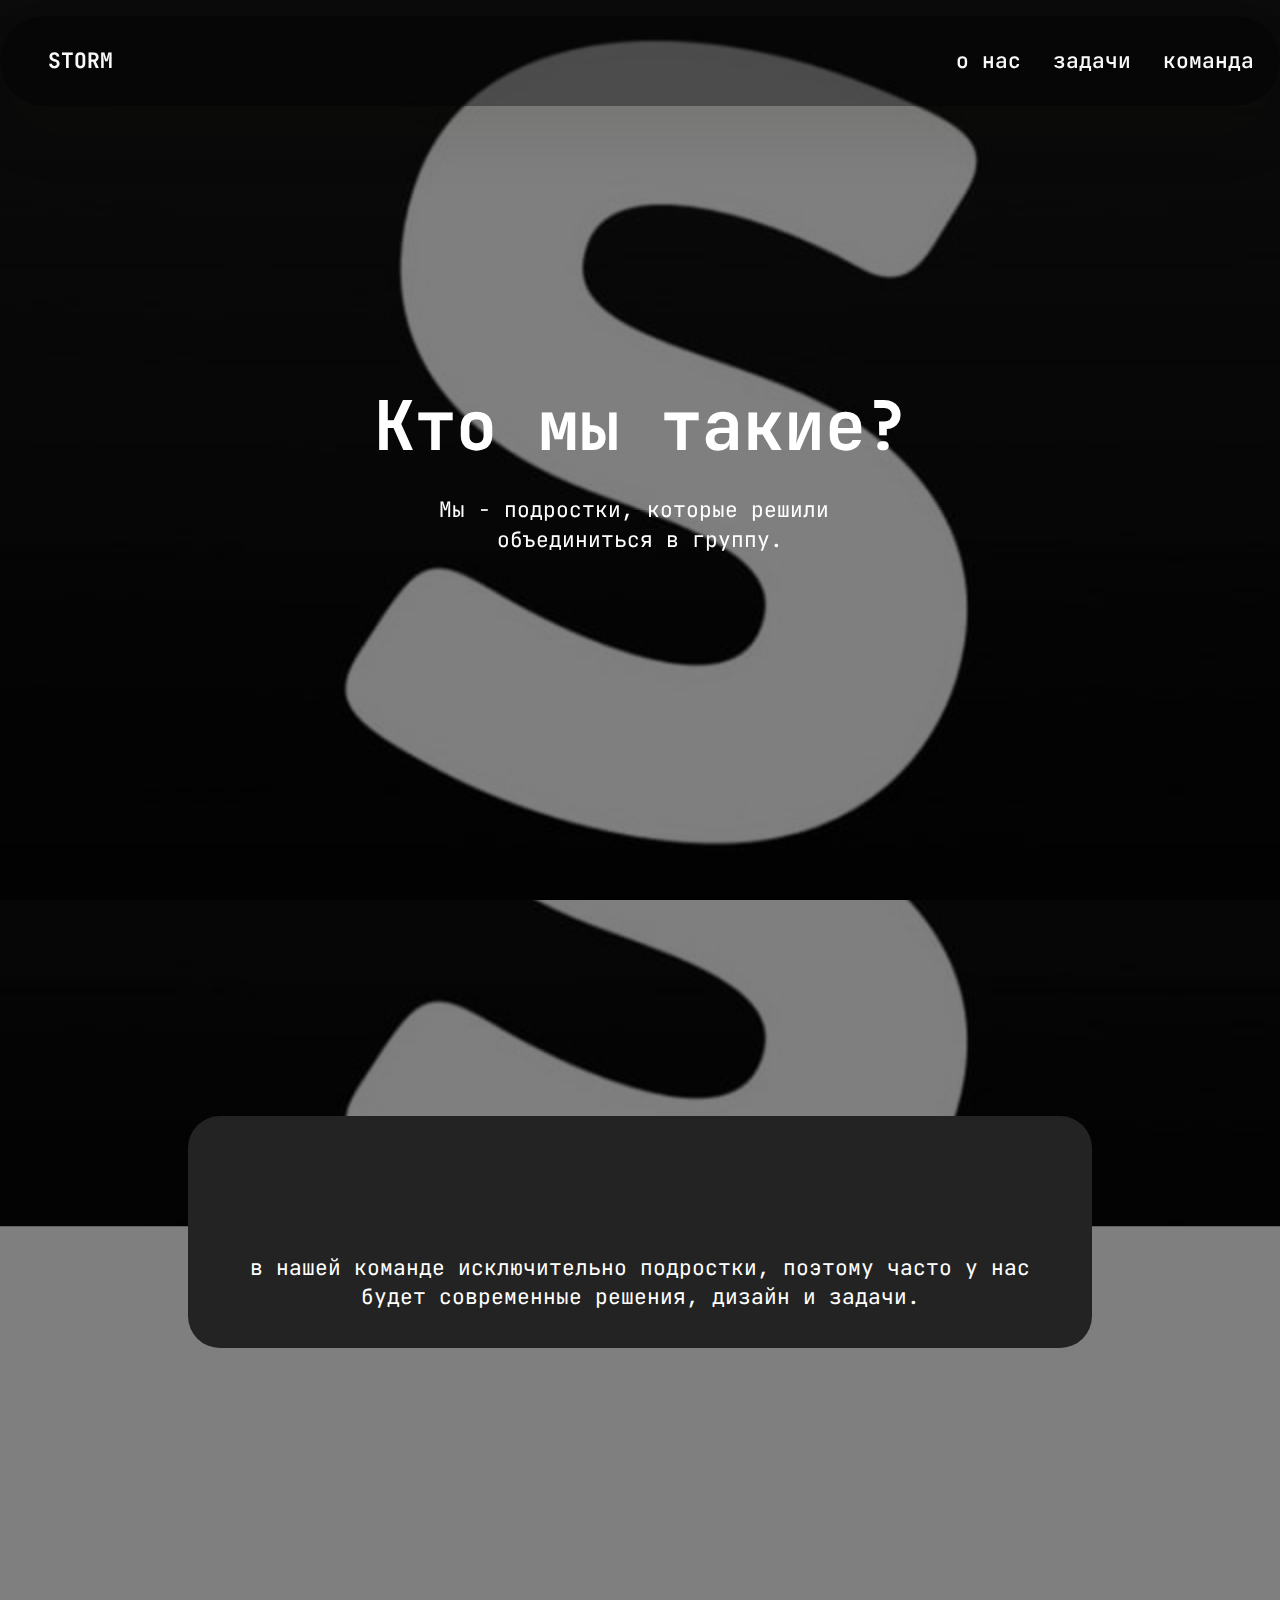
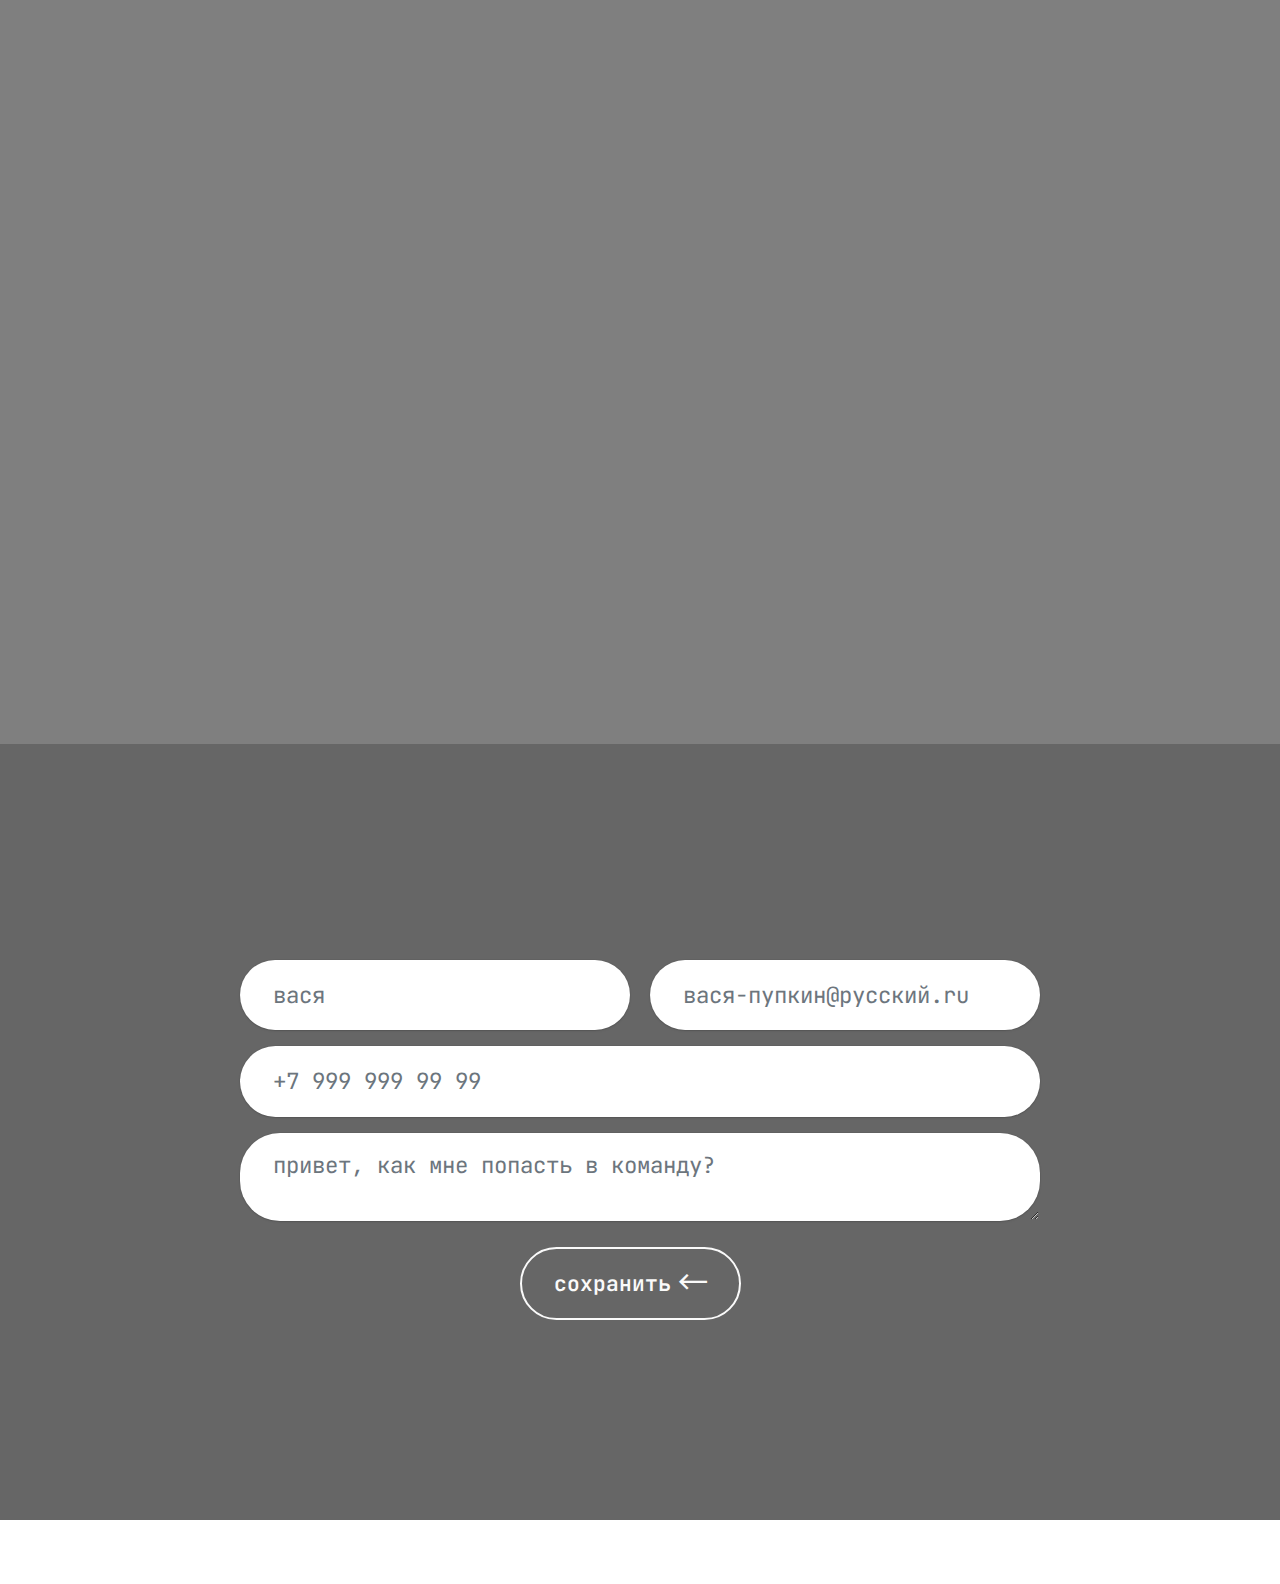
<file: index.html>
<!DOCTYPE html>
<html  >
<head>
  <!-- Site made with Mobirise Website Builder v6.0.6, https://mobirise.com -->
  <meta charset="UTF-8">
  <meta http-equiv="X-UA-Compatible" content="IE=edge">
  <meta name="generator" content="Mobirise v6.0.6, mobirise.com">
  <meta name="twitter:card" content="summary_large_image"/>
  <meta name="twitter:image:src" content="assets/images/index-meta.jpg">
  <meta property="og:image" content="assets/images/index-meta.jpg">
  <meta name="twitter:title" content="главная">
  <meta name="viewport" content="width=device-width, initial-scale=1, minimum-scale=1">
  <link rel="shortcut icon" href="assets/images/frame201-137x149.png" type="image/x-icon">
  <meta name="description" content="Компания STORM присоединяйтесь к нам! Нашей команде максимум 15 лет">
  
  
  <title>главная</title>
  <link rel="stylesheet" href="assets/web/assets/mobirise-icons2/mobirise2.css">
  <link rel="stylesheet" href="assets/bootstrap/css/bootstrap.min.css">
  <link rel="stylesheet" href="assets/bootstrap/css/bootstrap-grid.min.css">
  <link rel="stylesheet" href="assets/bootstrap/css/bootstrap-reboot.min.css">
  <link rel="stylesheet" href="assets/parallax/jarallax.css">
  <link rel="stylesheet" href="assets/animatecss/animate.css">
  <link rel="stylesheet" href="assets/dropdown/css/style.css">
  <link rel="stylesheet" href="assets/theme/css/style.css">
  <link rel="preload" href="https://fonts.googleapis.com/css?family=JetBrains+Mono:100,200,300,400,500,600,700,800,100i,200i,300i,400i,500i,600i,700i,800i&display=swap" as="style" onload="this.onload=null;this.rel='stylesheet'">
  <noscript><link rel="stylesheet" href="https://fonts.googleapis.com/css?family=JetBrains+Mono:100,200,300,400,500,600,700,800,100i,200i,300i,400i,500i,600i,700i,800i&display=swap"></noscript>
  <link rel="preload" as="style" href="assets/mobirise/css/mbr-additional.css?v=XFOvjR"><link rel="stylesheet" href="assets/mobirise/css/mbr-additional.css?v=XFOvjR" type="text/css">

  
  
  
</head>
<body>
  
  <section data-bs-version="5.1" class="menu menu5 cid-uOnAAgjUtn" once="menu" id="menu05-3">
	

	<nav class="navbar navbar-dropdown navbar-fixed-top navbar-expand-lg">
		<div class="container">
			<div class="navbar-brand">
				
				<span class="navbar-caption-wrap"><a class="navbar-caption text-white text-primary display-4" href="index.html">STORM</a></span>
			</div>
			<button class="navbar-toggler" type="button" data-toggle="collapse" data-bs-toggle="collapse" data-target="#navbarSupportedContent" data-bs-target="#navbarSupportedContent" aria-controls="navbarNavAltMarkup" aria-expanded="false" aria-label="Toggle navigation">
				<div class="hamburger">
					<span></span>
					<span></span>
					<span></span>
					<span></span>
				</div>
			</button>
			<div class="collapse navbar-collapse" id="navbarSupportedContent">
				<ul class="navbar-nav nav-dropdown nav-right" data-app-modern-menu="true"><li class="nav-item">
						<a class="nav-link link text-white text-primary display-4" href="index.html#tabs1-h">о нас</a>
					</li><li class="nav-item"><a class="nav-link link text-white text-primary display-4" href="projects.html">задачи</a></li><li class="nav-item"><a class="nav-link link text-white text-primary display-4" href="projects.html">команда</a></li></ul>
				
			</div>
		</div>
	</nav>
</section>

<section data-bs-version="5.1" class="header16 cid-uOnAClA7Bt mbr-fullscreen mbr-parallax-background" id="header17-4">
  
  <div class="mbr-overlay" style="opacity: 0.5; background-color: rgb(0, 0, 0);"></div>
  <div class="container-fluid">
    <div class="row">
      <div class="content-wrap col-12 col-md-12">
        <h1 class="mbr-section-title mbr-fonts-style mbr-white mb-4 display-1">
          <strong><br>Кто мы такие?</strong></h1>
        
        <p class="mbr-fonts-style mbr-text mbr-white mb-4 display-7">Мы - подростки, которые решили&nbsp;<br>объединиться в группу.</p>
        
      </div>
    </div>
  </div>
</section>

<section data-bs-version="5.1" class="tabs content18 cid-uOnTaIP4SZ mbr-parallax-background" id="tabs1-h">

    

    
    <div class="mbr-overlay" style="opacity: 0.5; background-color: rgb(0, 0, 0);">
    </div>
    <div class="container-fluid">
        <div class="row justify-content-center mb-5">
            <div class="col-12 content-head">
                <h3 class="mbr-section-title mb-0 mbr-fonts-style display-2"><strong>почему мы?</strong></h3>
                
            </div>
        </div>
        <div class="row justify-content-center">
            <div class="col-12 col-md-9">
                <div class="item-wrapper">
                    <ul class="nav nav-tabs mb-4" role="tablist">
                        <li class="nav-item first mbr-fonts-style"><a class="nav-link mbr-fonts-style show active display-7" role="tab" data-toggle="tab" data-bs-toggle="tab" href="#tabs1-h_tab0" aria-selected="true"><strong>возраст</strong></a></li>
                        <li class="nav-item"><a class="nav-link mbr-fonts-style active display-7" role="tab" data-toggle="tab" data-bs-toggle="tab" href="#tabs1-h_tab1" aria-selected="true"><strong>график</strong></a></li>
                        <li class="nav-item"><a class="nav-link mbr-fonts-style active display-7" role="tab" data-toggle="tab" data-bs-toggle="tab" href="#tabs1-h_tab2" aria-selected="true"><strong>идеи</strong></a></li>
                        
                        
                        
                    </ul>
                    <div class="tab-content">
                        <div id="tab1" class="tab-pane in active" role="tabpanel">
                            <div class="row">
                                <div class="col-md-12">
                                    <p class="mbr-text mbr-fonts-style display-7">в нашей команде исключительно подростки, поэтому часто у нас будет современные решения, дизайн и задачи.
                                    </p>
                                </div>
                            </div>
                        </div>
                        <div id="tab2" class="tab-pane" role="tabpanel">
                            <div class="row">
                                <div class="col-md-12">
                                    <p class="mbr-text mbr-fonts-style display-7">Вы сможете выполнять задачи в любое время.<br>Так что клуб не помешает вашим интересам.</p>
                                </div>
                            </div>
                        </div>
                        <div id="tab3" class="tab-pane" role="tabpanel">
                            <div class="row">
                                <div class="col-md-12">
                                    <p class="mbr-text mbr-fonts-style display-7">Если у вас появилась гениальная идея,<br>вы можете собрать команду и начать её воплощение!</p>
                                </div>
                            </div>
                        </div>
                        
                        
                        
                    </div>
                </div>
            </div>
        </div>
    </div>
</section>

<section data-bs-version="5.1" class="start article6 cid-uOrxm5c3Tn mbr-fullscreen mbr-parallax-background" id="article06-i">
	

	
	<div class="mbr-overlay" style="opacity: 0.5; background-color: rgb(0, 0, 0);"></div>
	<div class="container">
		<div class="row justify-content-center">
			<div class="card col-md-12 col-lg-12">
				<div class="card-wrapper">
					<div class="card-box align-left">
						<h4 class="card-title mbr-fonts-style display-2"><strong>будь с нами</strong></h4>
						
						<div class="mbr-section-btn mt-4"><a class="btn btn-lg btn-secondary-outline display-7" href="index.html#form02-8">запись в группу</a> <a class="btn btn-lg btn-black display-7" href="index.html#form02-8">наша команда</a></div>
					</div>
				</div>
			</div>
		</div>
	</div>
</section>

<section data-bs-version="5.1" class="form5 cid-uOnAX4vp3w mbr-parallax-background" id="form02-8">
    
    <div class="mbr-overlay"></div>
    <div class="container-fluid">
        <div class="row justify-content-center">
            <div class="col-12 content-head">
                <div class="mbr-section-head mb-5">
                    <h3 class="mbr-section-title mbr-fonts-style align-center mb-0 display-2"><strong>Обратная связь</strong></h3>
                    
                </div>
            </div>
        </div>
        <div class="row justify-content-center">
            <div class="col-lg-8 mx-auto mbr-form" data-form-type="formoid">
                <form action="https://mobirise.eu/" method="POST" class="mbr-form form-with-styler" data-form-title="Form Name"><input type="hidden" name="email" data-form-email="true" value="vOvGzkTDSqpG48SlNg6udhh9zGqC2Q2Za17U9f2FPEBGsAlRDn7V6LjYNqduQ+KgOjOo7K6tVJMKsjg29+fIh7Ub6aS8C+IEbnHq+HIAaVWQZOKYqxfnovUAXiIgTc7i">
                    <div class="row">
                        <div hidden="hidden" data-form-alert="" class="alert alert-success col-12">отлично</div>
                        <div hidden="hidden" data-form-alert-danger="" class="alert alert-danger col-12">
                            Oops...! some problem!
                        </div>
                    </div>
                    <div class="dragArea row">
                        <div class="col-md col-sm-12 form-group mb-3" data-for="name">
                            <input type="text" name="name" placeholder="вася" data-form-field="name" class="form-control" value="" id="name-form02-8">
                        </div>
                        <div class="col-md col-sm-12 form-group mb-3" data-for="email">
                            <input type="email" name="email" placeholder="вася-пупкин@русский.ru" data-form-field="email" class="form-control" value="" id="email-form02-8">
                        </div>
                        <div class="col-12 form-group mb-3" data-for="phone">
                            <input type="tel" name="phone" placeholder="+7 999 999 99 99" data-form-field="phone" class="form-control" value="" id="phone-form02-8">
                        </div>
                        <div class="col-12 form-group mb-3" data-for="textarea">
                            <textarea name="textarea" placeholder="привет, как мне попасть в команду?" data-form-field="textarea" class="form-control" id="textarea-form02-8"></textarea>
                        </div>
                        <div class="col-lg-12 col-md-12 col-sm-12 align-center mbr-section-btn"><button type="submit" class="btn btn-white-outline display-7"><span class="mobi-mbri mobi-mbri-left mbr-iconfont mbr-iconfont-btn"></span>сохранить</button></div>
                    </div>
                </form>
            </div>
        </div>
    </div>
</section>

<section data-bs-version="5.1" class="footer4 cid-uOrGlCK3pu mbr-parallax-background" once="footers" id="footer04-n">

    

    <div class="mbr-overlay" style="opacity: 0.6; background-color: rgb(0, 0, 0);"></div>

    <div class="container">
        <div class="media-container-row align-center mbr-white">
            <div class="col-12">
                <p class="mbr-text mb-0 mbr-fonts-style display-7">
                    © Copyright 2025 STORM - All Rights Reserved
                </p>
            </div>
        </div>
    </div>
</section><section class="display-7" style="padding: 0;align-items: center;justify-content: center;flex-wrap: wrap;    align-content: center;display: flex;position: relative;height: 4rem;"><a href="https://mobiri.se/" style="flex: 1 1;height: 4rem;position: absolute;width: 100%;z-index: 1;"><img alt="" style="height: 4rem;" src="[data-uri]"></a><p style="margin: 0;text-align: center;" class="display-7">&#8204;</p><a style="z-index:1" href="https://mobirise.com/html-builder.html">HTML Generator</a></section><script src="assets/bootstrap/js/bootstrap.bundle.min.js"></script>  <script src="assets/parallax/jarallax.js"></script>  <script src="assets/smoothscroll/smooth-scroll.js"></script>  <script src="assets/ytplayer/index.js"></script>  <script src="assets/dropdown/js/navbar-dropdown.js"></script>  <script src="assets/mbr-tabs/mbr-tabs.js"></script>  <script src="assets/theme/js/script.js"></script>  <script src="assets/formoid/formoid.min.js"></script>  
  
  
 <div id="scrollToTop" class="scrollToTop mbr-arrow-up"><a style="text-align: center;"><i class="mbr-arrow-up-icon mbr-arrow-up-icon-cm cm-icon cm-icon-smallarrow-up"></i></a></div>
    <input name="animation" type="hidden">
  </body>
</html>
</file>
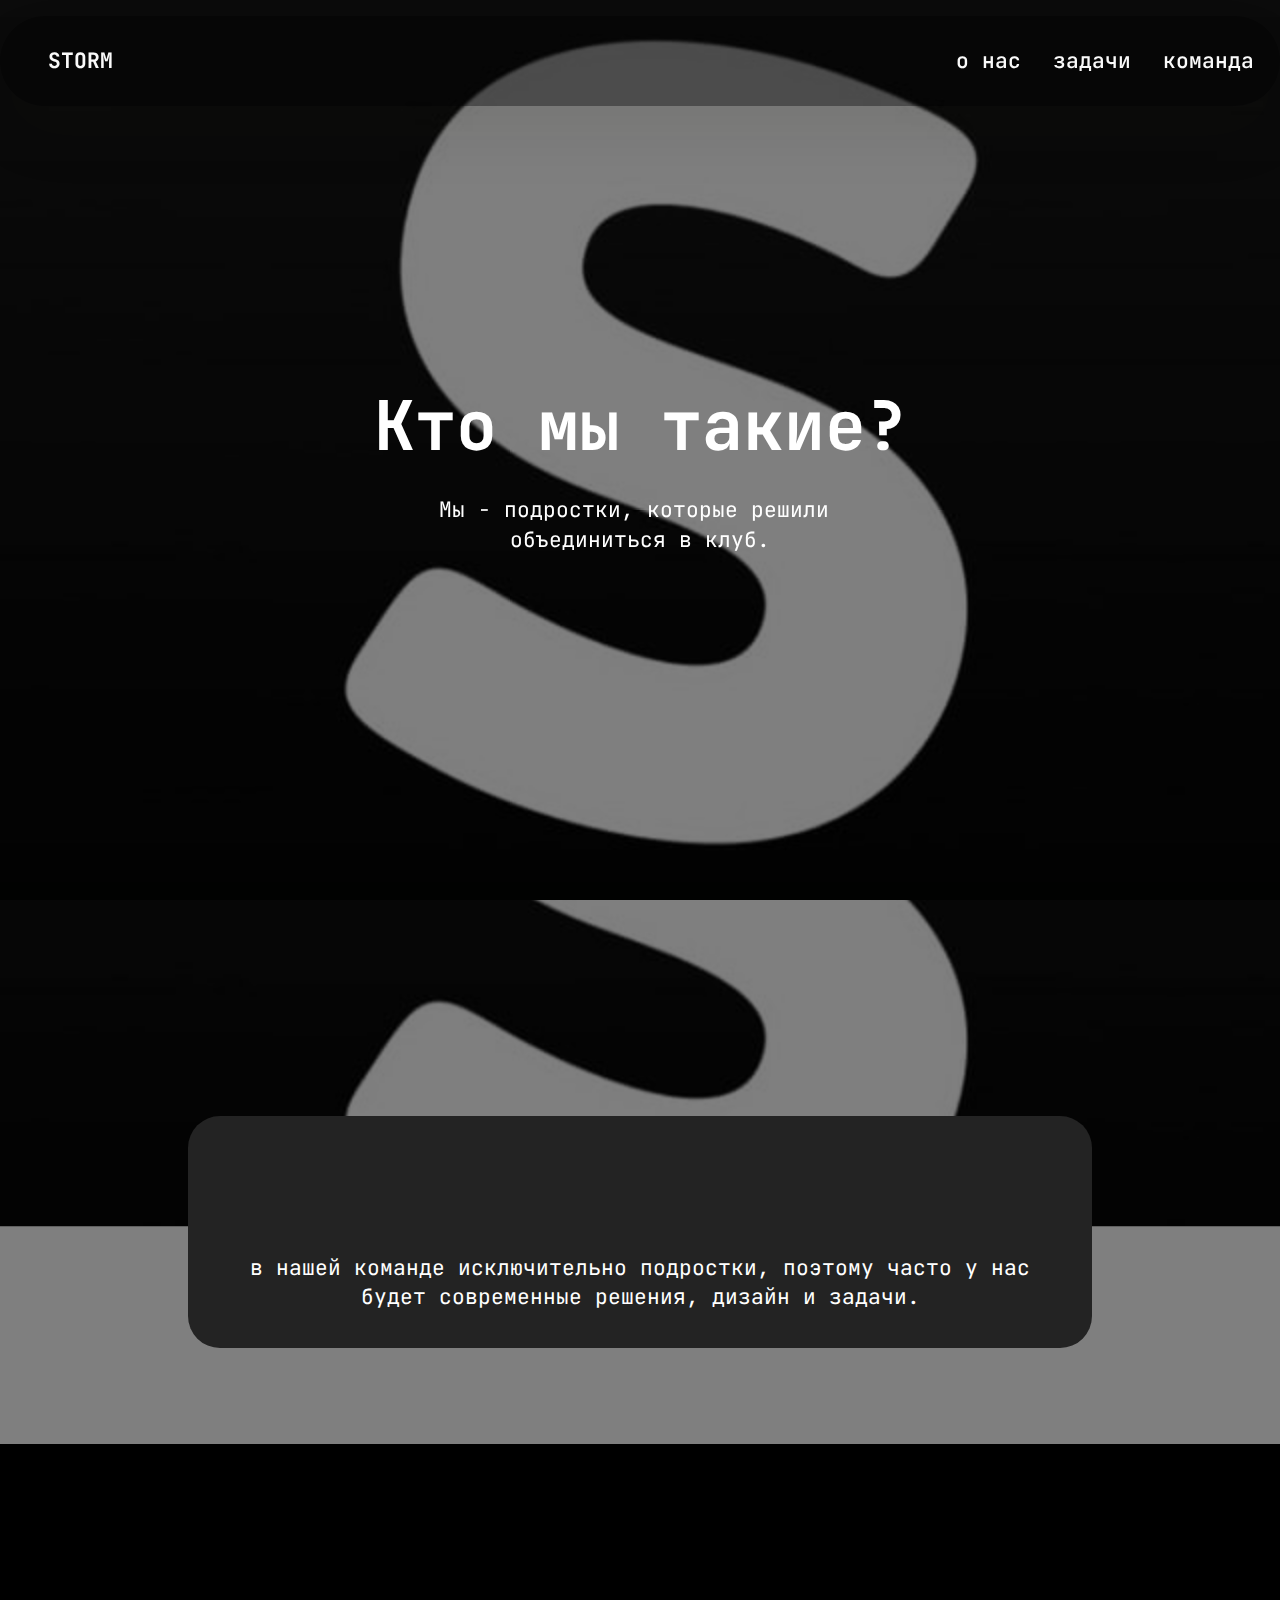
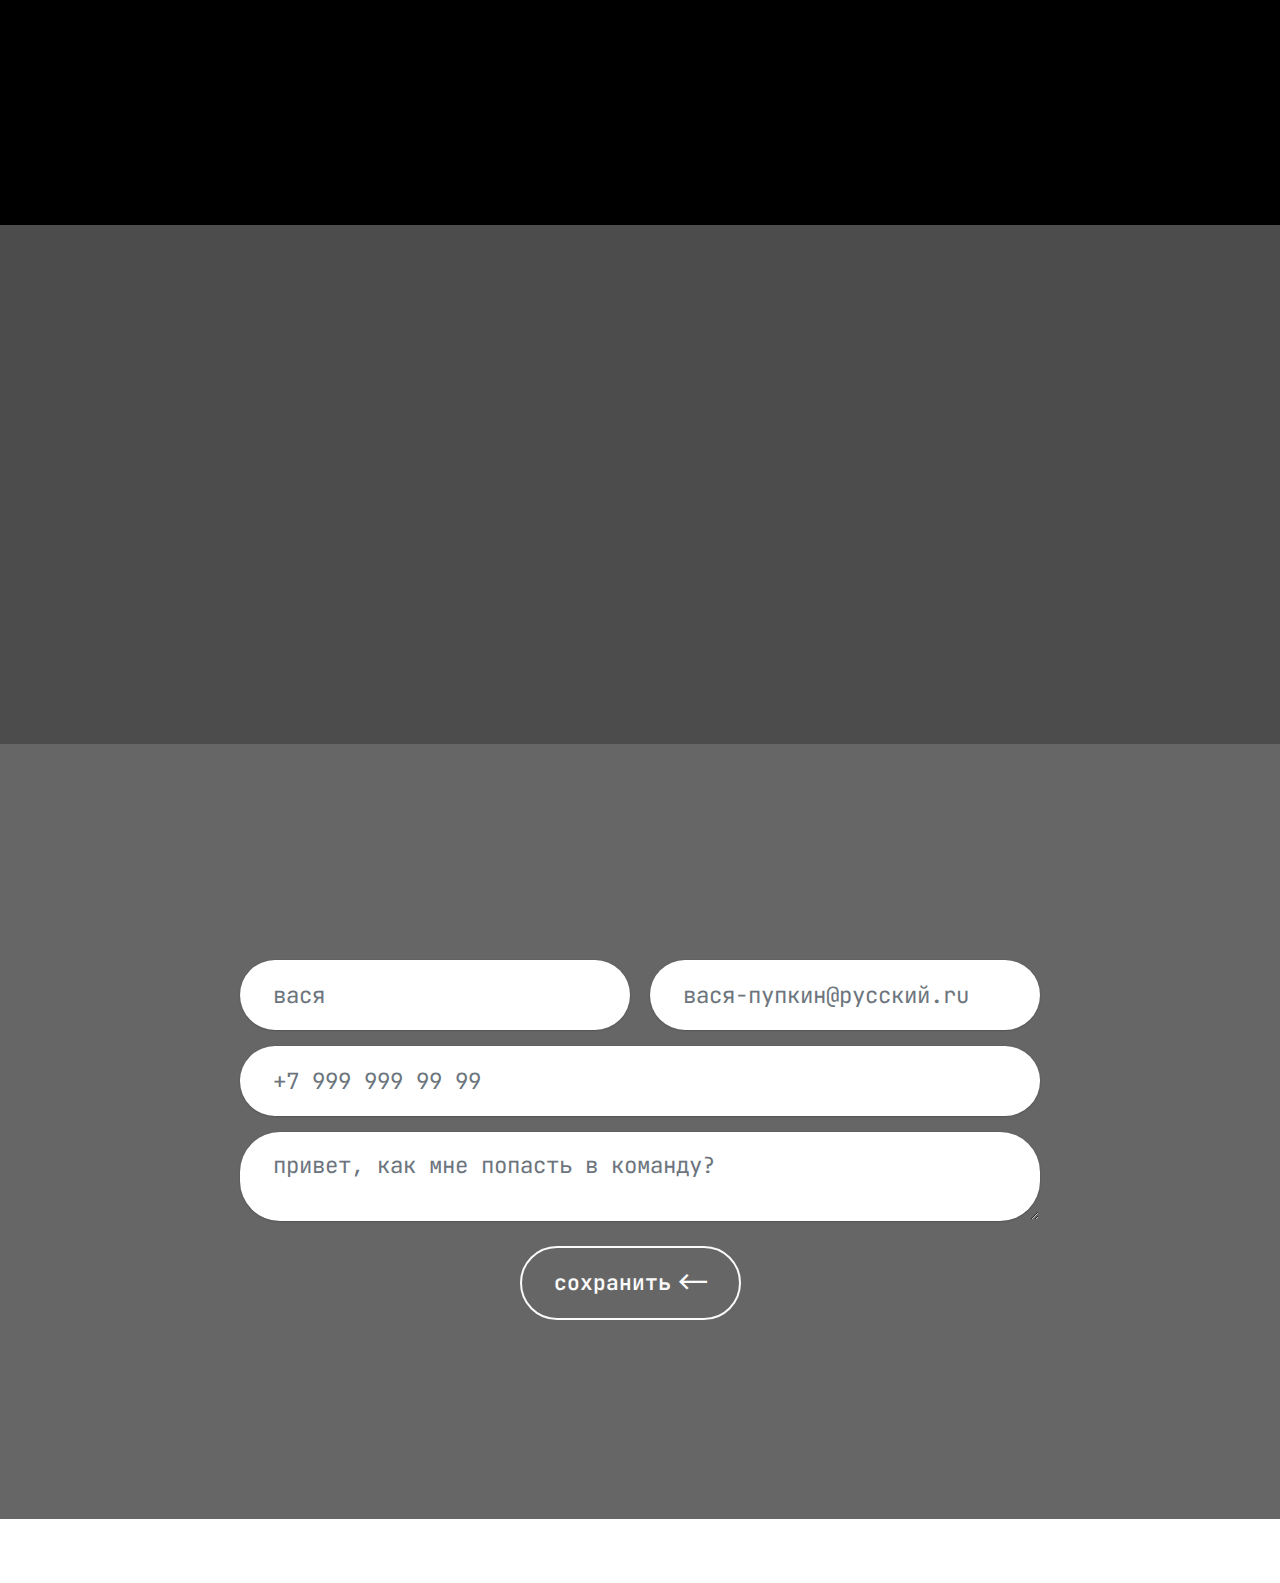
<file: storm_site/index.html>
<!DOCTYPE html>
<html  >
<head>
  <!-- Site made with Mobirise Website Builder v6.0.6, https://mobirise.com -->
  <meta charset="UTF-8">
  <meta http-equiv="X-UA-Compatible" content="IE=edge">
  <meta name="generator" content="Mobirise v6.0.6, mobirise.com">
  <meta name="twitter:card" content="summary_large_image"/>
  <meta name="twitter:image:src" content="assets/images/index-meta.jpg">
  <meta property="og:image" content="assets/images/index-meta.jpg">
  <meta name="twitter:title" content="главная">
  <meta name="viewport" content="width=device-width, initial-scale=1, minimum-scale=1">
  <link rel="shortcut icon" href="assets/images/frame201-137x149.png" type="image/x-icon">
  <meta name="description" content="Компания STORM присоединяйтесь к нам! Нашей команде максимум 15 лет">
  
  
  <title>главная</title>
  <link rel="stylesheet" href="assets/web/assets/mobirise-icons2/mobirise2.css">
  <link rel="stylesheet" href="assets/bootstrap/css/bootstrap.min.css">
  <link rel="stylesheet" href="assets/bootstrap/css/bootstrap-grid.min.css">
  <link rel="stylesheet" href="assets/bootstrap/css/bootstrap-reboot.min.css">
  <link rel="stylesheet" href="assets/parallax/jarallax.css">
  <link rel="stylesheet" href="assets/animatecss/animate.css">
  <link rel="stylesheet" href="assets/dropdown/css/style.css">
  <link rel="stylesheet" href="assets/theme/css/style.css">
  <link rel="preload" href="https://fonts.googleapis.com/css?family=JetBrains+Mono:100,200,300,400,500,600,700,800,100i,200i,300i,400i,500i,600i,700i,800i&display=swap" as="style" onload="this.onload=null;this.rel='stylesheet'">
  <noscript><link rel="stylesheet" href="https://fonts.googleapis.com/css?family=JetBrains+Mono:100,200,300,400,500,600,700,800,100i,200i,300i,400i,500i,600i,700i,800i&display=swap"></noscript>
  <link rel="preload" as="style" href="assets/mobirise/css/mbr-additional.css?v=q6Ds6I"><link rel="stylesheet" href="assets/mobirise/css/mbr-additional.css?v=q6Ds6I" type="text/css">

  
  
  
</head>
<body>
  
  <section data-bs-version="5.1" class="menu menu5 cid-uOnAAgjUtn" once="menu" id="menu05-3">
	

	<nav class="navbar navbar-dropdown navbar-fixed-top navbar-expand-lg">
		<div class="container">
			<div class="navbar-brand">
				
				<span class="navbar-caption-wrap"><a class="navbar-caption text-white text-primary display-4" href="index.html">STORM</a></span>
			</div>
			<button class="navbar-toggler" type="button" data-toggle="collapse" data-bs-toggle="collapse" data-target="#navbarSupportedContent" data-bs-target="#navbarSupportedContent" aria-controls="navbarNavAltMarkup" aria-expanded="false" aria-label="Toggle navigation">
				<div class="hamburger">
					<span></span>
					<span></span>
					<span></span>
					<span></span>
				</div>
			</button>
			<div class="collapse navbar-collapse" id="navbarSupportedContent">
				<ul class="navbar-nav nav-dropdown nav-right" data-app-modern-menu="true"><li class="nav-item">
						<a class="nav-link link text-white text-primary display-4" href="index.html#tabs1-h">о нас</a>
					</li><li class="nav-item"><a class="nav-link link text-white text-primary display-4" href="projects.html">задачи</a></li><li class="nav-item"><a class="nav-link link text-white text-primary display-4" href="people.html">команда</a></li></ul>
				
			</div>
		</div>
	</nav>
</section>

<section data-bs-version="5.1" class="header16 cid-uOnAClA7Bt mbr-fullscreen mbr-parallax-background" id="header17-4">
  
  <div class="mbr-overlay" style="opacity: 0.5; background-color: rgb(0, 0, 0);"></div>
  <div class="container-fluid">
    <div class="row">
      <div class="content-wrap col-12 col-md-12">
        <h1 class="mbr-section-title mbr-fonts-style mbr-white mb-4 display-1">
          <strong><br>Кто мы такие?</strong></h1>
        
        <p class="mbr-fonts-style mbr-text mbr-white mb-4 display-7">Мы - подростки, которые решили&nbsp;<br>объединиться в клуб.</p>
        
      </div>
    </div>
  </div>
</section>

<section data-bs-version="5.1" class="tabs content18 cid-uOnTaIP4SZ mbr-parallax-background" id="tabs1-h">

    

    
    <div class="mbr-overlay" style="opacity: 0.5; background-color: rgb(0, 0, 0);">
    </div>
    <div class="container-fluid">
        <div class="row justify-content-center mb-5">
            <div class="col-12 content-head">
                <h3 class="mbr-section-title mb-0 mbr-fonts-style display-2"><strong>почему мы?</strong></h3>
                
            </div>
        </div>
        <div class="row justify-content-center">
            <div class="col-12 col-md-9">
                <div class="item-wrapper">
                    <ul class="nav nav-tabs mb-4" role="tablist">
                        <li class="nav-item first mbr-fonts-style"><a class="nav-link mbr-fonts-style show active display-7" role="tab" data-toggle="tab" data-bs-toggle="tab" href="#tabs1-h_tab0" aria-selected="true"><strong>возраст</strong></a></li>
                        <li class="nav-item"><a class="nav-link mbr-fonts-style active display-7" role="tab" data-toggle="tab" data-bs-toggle="tab" href="#tabs1-h_tab1" aria-selected="true"><strong>график</strong></a></li>
                        <li class="nav-item"><a class="nav-link mbr-fonts-style active display-7" role="tab" data-toggle="tab" data-bs-toggle="tab" href="#tabs1-h_tab2" aria-selected="true"><strong>идеи</strong></a></li>
                        
                        
                        
                    </ul>
                    <div class="tab-content">
                        <div id="tab1" class="tab-pane in active" role="tabpanel">
                            <div class="row">
                                <div class="col-md-12">
                                    <p class="mbr-text mbr-fonts-style display-7">в нашей команде исключительно подростки, поэтому часто у нас будет современные решения, дизайн и задачи.
                                    </p>
                                </div>
                            </div>
                        </div>
                        <div id="tab2" class="tab-pane" role="tabpanel">
                            <div class="row">
                                <div class="col-md-12">
                                    <p class="mbr-text mbr-fonts-style display-7">Вы сможете выполнять задачи в любое время.<br>Так что клуб не помешает вашим интересам.</p>
                                </div>
                            </div>
                        </div>
                        <div id="tab3" class="tab-pane" role="tabpanel">
                            <div class="row">
                                <div class="col-md-12">
                                    <p class="mbr-text mbr-fonts-style display-7">Если у вас появилась гениальная идея,<br>вы можете собрать команду и начать её воплощение!</p>
                                </div>
                            </div>
                        </div>
                        
                        
                        
                    </div>
                </div>
            </div>
        </div>
    </div>
</section>

<section data-bs-version="5.1" class="article14 cid-uOzlib1dra" id="article14-v">
    
    <div class="container-fluid">
        <div class="row justify-content-center">
            <div class="col-md-12 col-lg-10">
                <h3 class="mbr-section-title mbr-fonts-style display-2"><strong>Главное — делать не спеша и когда удобно.</strong></h3>
                <p class="mbr-section-subtitle mbr-fonts-style mt-4 display-7">Основатель</p>
            </div>
        </div>
    </div>
</section>

<section data-bs-version="5.1" class="contacts01 cid-uOzlc7EfzL mbr-parallax-background" id="contacts01-u">
    

    
    <div class="mbr-overlay" style="opacity: 0.7; background-color: rgb(0, 0, 0);">
    </div>
    <div class="container-fluid">
        <div class="row justify-content-center">
            <div class="col-12 content-head">
                <div class="mbr-section-head mb-5">
                    <h3 class="mbr-section-title mbr-fonts-style align-center mb-0 display-2">
                        <strong>Contacts</strong>
                    </h3>
                    
                </div>
            </div>
        </div>
        <div class="row">
            <div class="item features-without-image col-12 col-md-6 active">
                <div class="item-wrapper">
                    <div class="text-wrapper">
                        <h6 class="card-title mbr-fonts-style mb-3 display-5"><strong>Телеграм</strong></h6>
                        <p class="mbr-text mbr-fonts-style display-7"><a href="tg://resolve?domain=@stormgames_bot" class="text-primary">наш бот</a></p>
                    </div>
                </div>
            </div>
            <div class="item features-without-image col-12 col-md-6">
                <div class="item-wrapper">
                    <div class="text-wrapper">
                        <h6 class="card-title mbr-fonts-style mb-3 display-5"><strong>Почта</strong></h6>
                        <p class="mbr-text mbr-fonts-style display-7"><a href="mailto:sripror0507@gmail.com" class="text-primary">sripror@gmail.com</a>
                        </p>
                    </div>
                </div>
            </div>
            
            
        </div>
    </div>
</section>

<section data-bs-version="5.1" class="form5 cid-uOnAX4vp3w mbr-parallax-background" id="form02-8">
    
    <div class="mbr-overlay"></div>
    <div class="container-fluid">
        <div class="row justify-content-center">
            <div class="col-12 content-head">
                <div class="mbr-section-head mb-5">
                    <h3 class="mbr-section-title mbr-fonts-style align-center mb-0 display-2"><strong>Обратная связь</strong></h3>
                    
                </div>
            </div>
        </div>
        <div class="row justify-content-center">
            <div class="col-lg-8 mx-auto mbr-form" data-form-type="formoid">
                <form action="https://mobirise.eu/" method="POST" class="mbr-form form-with-styler" data-form-title="Form Name"><input type="hidden" name="email" data-form-email="true" value="G1EcSTcRiRhqnrLqfJIP7kVV7a+l/enaNP+G4FzFm5/quohKNqqux9Qv+ee6SvDwhy+dNn07bdoJNefyBBFzxHK6/swoBB8PzIYXSii2mkTphdK81NE+Ge4rDMrVcAOQ">
                    <div class="row">
                        <div hidden="hidden" data-form-alert="" class="alert alert-success col-12">отлично</div>
                        <div hidden="hidden" data-form-alert-danger="" class="alert alert-danger col-12">
                            Oops...! some problem!
                        </div>
                    </div>
                    <div class="dragArea row">
                        <div class="col-md col-sm-12 form-group mb-3" data-for="name">
                            <input type="text" name="name" placeholder="вася" data-form-field="name" class="form-control" value="" id="name-form02-8">
                        </div>
                        <div class="col-md col-sm-12 form-group mb-3" data-for="email">
                            <input type="email" name="email" placeholder="вася-пупкин@русский.ru" data-form-field="email" class="form-control" value="" id="email-form02-8">
                        </div>
                        <div class="col-12 form-group mb-3" data-for="phone">
                            <input type="tel" name="phone" placeholder="+7 999 999 99 99" data-form-field="phone" class="form-control" value="" id="phone-form02-8">
                        </div>
                        <div class="col-12 form-group mb-3" data-for="textarea">
                            <textarea name="textarea" placeholder="привет, как мне попасть в команду?" data-form-field="textarea" class="form-control" id="textarea-form02-8"></textarea>
                        </div>
                        <div class="col-lg-12 col-md-12 col-sm-12 align-center mbr-section-btn"><button type="submit" class="btn btn-white-outline display-7"><span class="mobi-mbri mobi-mbri-left mbr-iconfont mbr-iconfont-btn"></span>сохранить</button></div>
                    </div>
                </form>
            </div>
        </div>
    </div>
</section>

<section data-bs-version="5.1" class="footer4 cid-uOrGlCK3pu mbr-parallax-background" once="footers" id="footer04-n">

    

    <div class="mbr-overlay" style="opacity: 0.6; background-color: rgb(0, 0, 0);"></div>

    <div class="container">
        <div class="media-container-row align-center mbr-white">
            <div class="col-12">
                <p class="mbr-text mb-0 mbr-fonts-style display-7">
                    © Copyright 2025 STORM - All Rights Reserved
                </p>
            </div>
        </div>
    </div>
</section><section class="display-7" style="padding: 0;align-items: center;justify-content: center;flex-wrap: wrap;    align-content: center;display: flex;position: relative;height: 4rem;"><a href="https://mobiri.se/" style="flex: 1 1;height: 4rem;position: absolute;width: 100%;z-index: 1;"><img alt="" style="height: 4rem;" src="[data-uri]"></a><p style="margin: 0;text-align: center;" class="display-7">&#8204;</p><a style="z-index:1" href="https://mobirise.com/offline-website-builder.html">Offline Website Builder</a></section><script src="assets/bootstrap/js/bootstrap.bundle.min.js"></script>  <script src="assets/parallax/jarallax.js"></script>  <script src="assets/smoothscroll/smooth-scroll.js"></script>  <script src="assets/ytplayer/index.js"></script>  <script src="assets/dropdown/js/navbar-dropdown.js"></script>  <script src="assets/mbr-tabs/mbr-tabs.js"></script>  <script src="assets/theme/js/script.js"></script>  <script src="assets/formoid/formoid.min.js"></script>  
  
  
 <div id="scrollToTop" class="scrollToTop mbr-arrow-up"><a style="text-align: center;"><i class="mbr-arrow-up-icon mbr-arrow-up-icon-cm cm-icon cm-icon-smallarrow-up"></i></a></div>
    <input name="animation" type="hidden">
  </body>
</html>
</file>
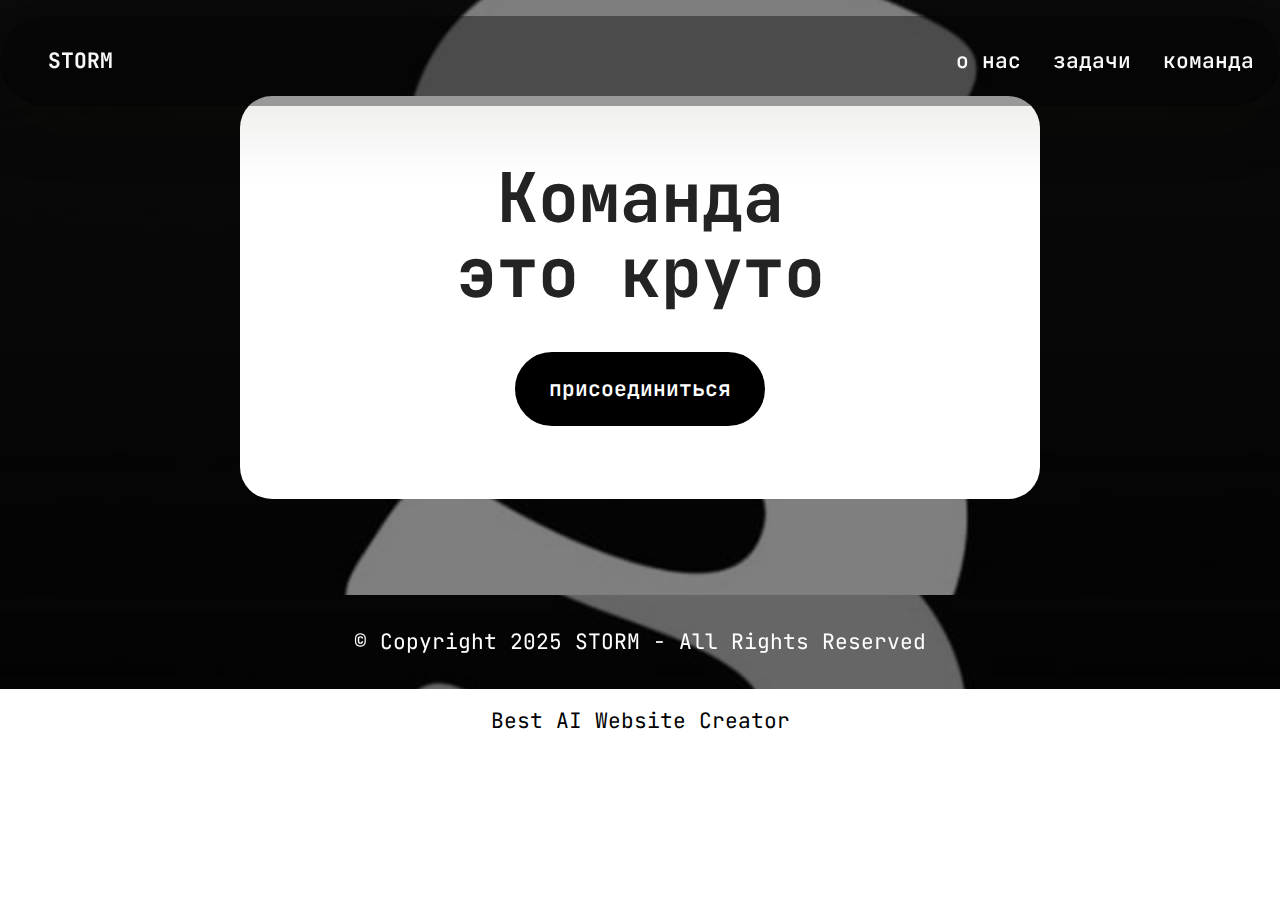
<file: people.html>
<!DOCTYPE html>
<html  >
<head>
  <!-- Site made with Mobirise Website Builder v6.0.6, https://mobirise.com -->
  <meta charset="UTF-8">
  <meta http-equiv="X-UA-Compatible" content="IE=edge">
  <meta name="generator" content="Mobirise v6.0.6, mobirise.com">
  <meta name="twitter:card" content="summary_large_image"/>
  <meta name="twitter:image:src" content="assets/images/people-meta.jpg">
  <meta property="og:image" content="assets/images/people-meta.jpg">
  <meta name="twitter:title" content="команда">
  <meta name="viewport" content="width=device-width, initial-scale=1, minimum-scale=1">
  <link rel="shortcut icon" href="assets/images/frame201-137x149.png" type="image/x-icon">
  <meta name="description" content="">
  
  
  <title>команда</title>
  <link rel="stylesheet" href="assets/bootstrap/css/bootstrap.min.css">
  <link rel="stylesheet" href="assets/bootstrap/css/bootstrap-grid.min.css">
  <link rel="stylesheet" href="assets/bootstrap/css/bootstrap-reboot.min.css">
  <link rel="stylesheet" href="assets/parallax/jarallax.css">
  <link rel="stylesheet" href="assets/animatecss/animate.css">
  <link rel="stylesheet" href="assets/dropdown/css/style.css">
  <link rel="stylesheet" href="assets/theme/css/style.css">
  <link rel="preload" href="https://fonts.googleapis.com/css?family=JetBrains+Mono:100,200,300,400,500,600,700,800,100i,200i,300i,400i,500i,600i,700i,800i&display=swap" as="style" onload="this.onload=null;this.rel='stylesheet'">
  <noscript><link rel="stylesheet" href="https://fonts.googleapis.com/css?family=JetBrains+Mono:100,200,300,400,500,600,700,800,100i,200i,300i,400i,500i,600i,700i,800i&display=swap"></noscript>
  <link rel="preload" as="style" href="assets/mobirise/css/mbr-additional.css?v=yl7qqy"><link rel="stylesheet" href="assets/mobirise/css/mbr-additional.css?v=yl7qqy" type="text/css">

  
  
  
</head>
<body>
  
  <section data-bs-version="5.1" class="menu menu5 cid-uOnAAgjUtn" once="menu" id="menu05-o">
	

	<nav class="navbar navbar-dropdown navbar-fixed-top navbar-expand-lg">
		<div class="container">
			<div class="navbar-brand">
				
				<span class="navbar-caption-wrap"><a class="navbar-caption text-white text-primary display-4" href="index.html">STORM</a></span>
			</div>
			<button class="navbar-toggler" type="button" data-toggle="collapse" data-bs-toggle="collapse" data-target="#navbarSupportedContent" data-bs-target="#navbarSupportedContent" aria-controls="navbarNavAltMarkup" aria-expanded="false" aria-label="Toggle navigation">
				<div class="hamburger">
					<span></span>
					<span></span>
					<span></span>
					<span></span>
				</div>
			</button>
			<div class="collapse navbar-collapse" id="navbarSupportedContent">
				<ul class="navbar-nav nav-dropdown nav-right" data-app-modern-menu="true"><li class="nav-item">
						<a class="nav-link link text-white text-primary display-4" href="index.html#tabs1-h">о нас</a>
					</li><li class="nav-item"><a class="nav-link link text-white text-primary display-4" href="projects.html">задачи</a></li><li class="nav-item"><a class="nav-link link text-white text-primary display-4" href="people.html">команда</a></li></ul>
				
			</div>
		</div>
	</nav>
</section>

<section data-bs-version="5.1" class="header14 cid-uOrSRPvjbM mbr-parallax-background" id="header14-t">
	

	
	<div class="mbr-overlay" style="opacity: 0.5; background-color: rgb(0, 0, 0);"></div>
	<div class="container">
		<div class="row justify-content-center">
			<div class="card col-12 col-md-12 col-lg-8">
				<div class="card-wrapper">
					<div class="card-box align-center">
						<h1 class="card-title mbr-fonts-style mb-4 display-1"><strong>Команда </strong><br><strong>это круто</strong></h1>
						
						<div class="mbr-section-btn mt-4"><a class="btn btn-secondary display-7" href="index.html#form02-8">присоединиться</a></div>
					</div>
				</div>
			</div>
		</div>
	</div>
</section>

<section data-bs-version="5.1" class="footer4 cid-uOrGlCK3pu mbr-parallax-background" once="footers" id="footer04-p">

    

    <div class="mbr-overlay" style="opacity: 0.6; background-color: rgb(0, 0, 0);"></div>

    <div class="container">
        <div class="media-container-row align-center mbr-white">
            <div class="col-12">
                <p class="mbr-text mb-0 mbr-fonts-style display-7">
                    © Copyright 2025 STORM - All Rights Reserved
                </p>
            </div>
        </div>
    </div>
</section><section class="display-7" style="padding: 0;align-items: center;justify-content: center;flex-wrap: wrap;    align-content: center;display: flex;position: relative;height: 4rem;"><a href="https://mobiri.se/" style="flex: 1 1;height: 4rem;position: absolute;width: 100%;z-index: 1;"><img alt="" style="height: 4rem;" src="[data-uri]"></a><p style="margin: 0;text-align: center;" class="display-7">&#8204;</p><a style="z-index:1" href="https://mobirise.com/builder/ai-website-creator.html">Best AI Website Creator</a></section><script src="assets/bootstrap/js/bootstrap.bundle.min.js"></script>  <script src="assets/parallax/jarallax.js"></script>  <script src="assets/smoothscroll/smooth-scroll.js"></script>  <script src="assets/ytplayer/index.js"></script>  <script src="assets/dropdown/js/navbar-dropdown.js"></script>  <script src="assets/theme/js/script.js"></script>  
  
  
 <div id="scrollToTop" class="scrollToTop mbr-arrow-up"><a style="text-align: center;"><i class="mbr-arrow-up-icon mbr-arrow-up-icon-cm cm-icon cm-icon-smallarrow-up"></i></a></div>
    <input name="animation" type="hidden">
  </body>
</html>
</file>
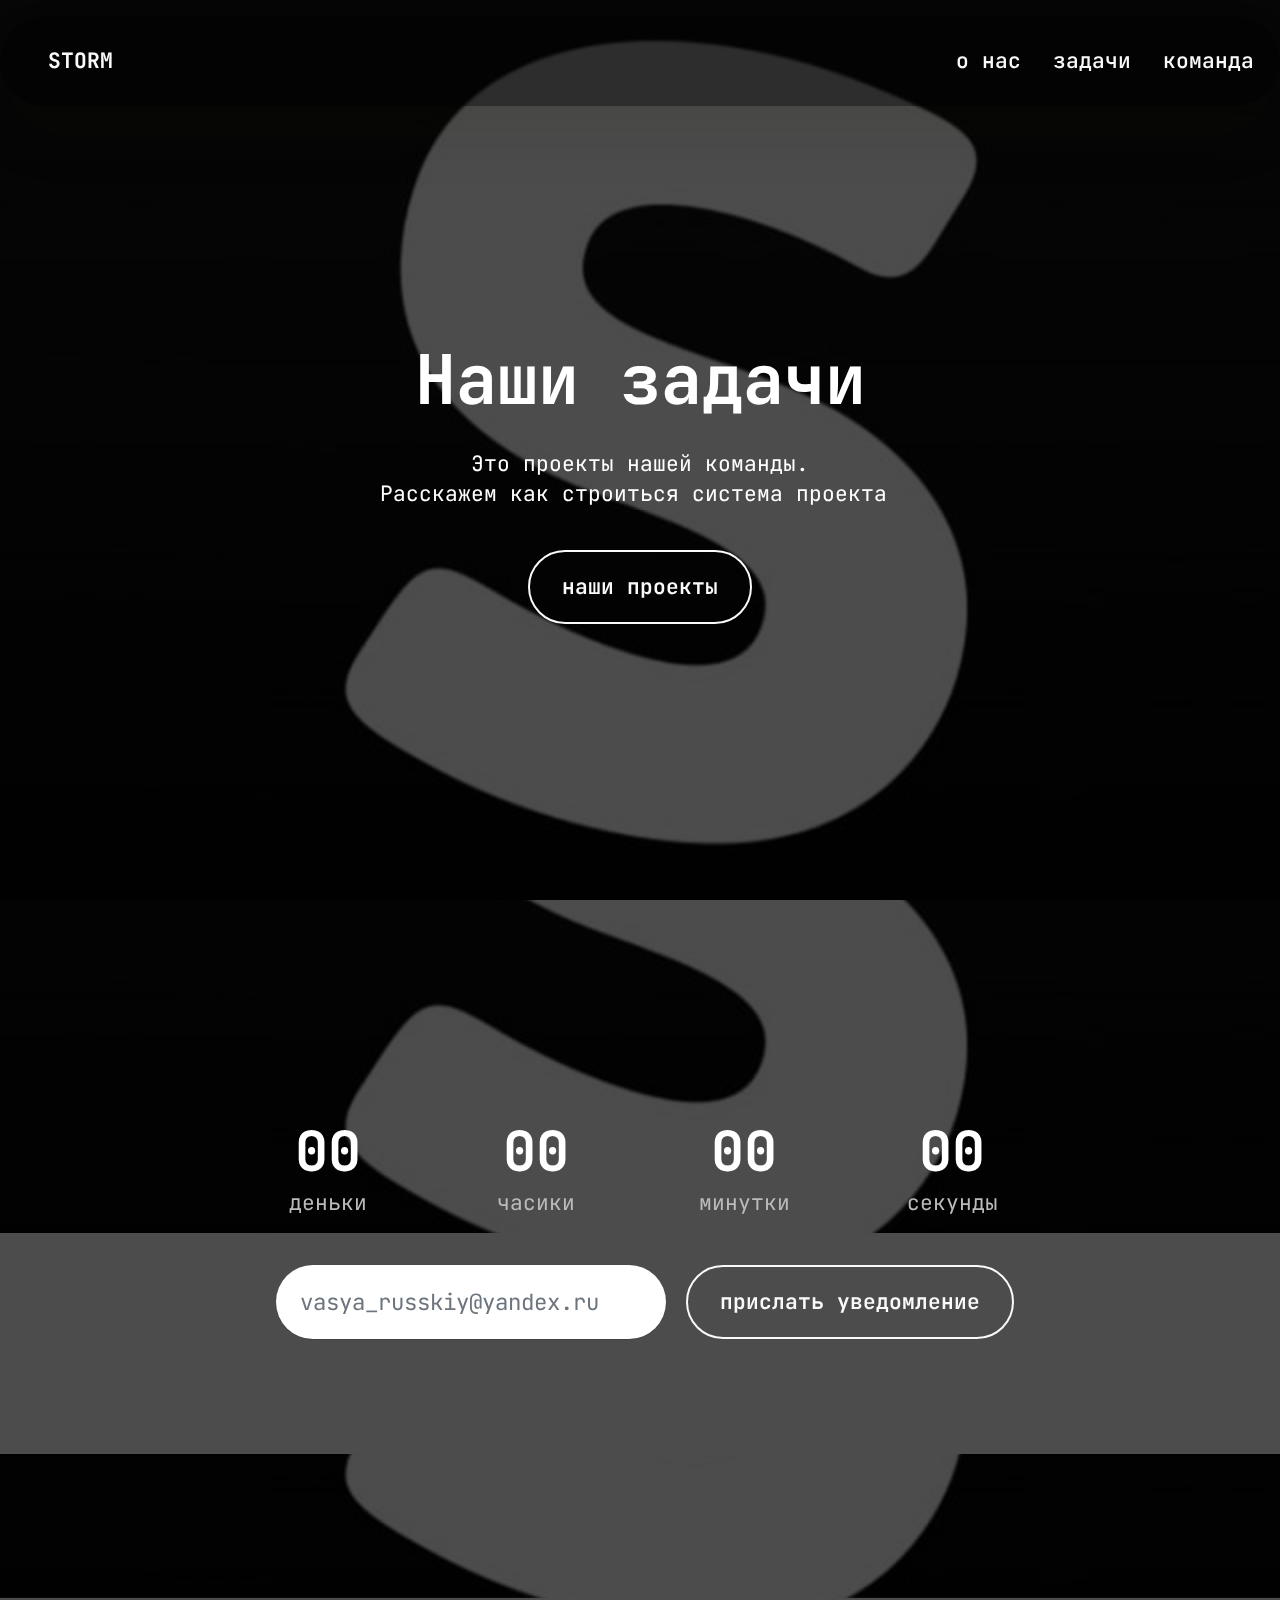
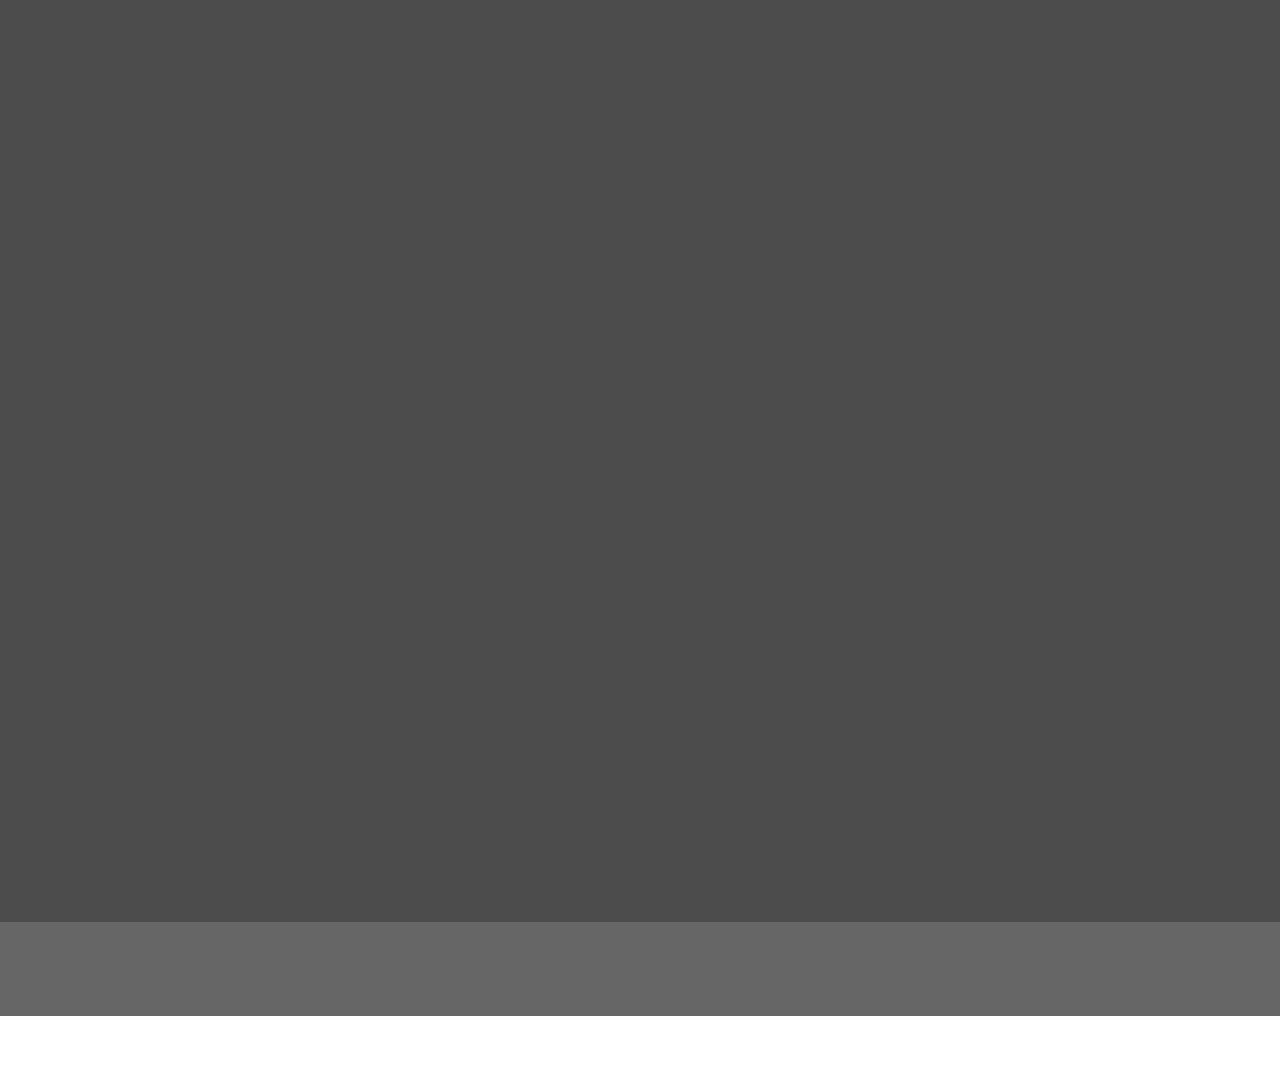
<file: projects.html>
<!DOCTYPE html>
<html  >
<head>
  <!-- Site made with Mobirise Website Builder v6.0.6, https://mobirise.com -->
  <meta charset="UTF-8">
  <meta http-equiv="X-UA-Compatible" content="IE=edge">
  <meta name="generator" content="Mobirise v6.0.6, mobirise.com">
  <meta name="viewport" content="width=device-width, initial-scale=1, minimum-scale=1">
  <link rel="shortcut icon" href="assets/images/frame201-137x149.png" type="image/x-icon">
  <meta name="description" content="там наши задачи, но лучше загляните на главную">
  
  
  <title>задачи</title>
  <link rel="stylesheet" href="assets/web/assets/mobirise-icons2/mobirise2.css">
  <link rel="stylesheet" href="assets/bootstrap/css/bootstrap.min.css">
  <link rel="stylesheet" href="assets/bootstrap/css/bootstrap-grid.min.css">
  <link rel="stylesheet" href="assets/bootstrap/css/bootstrap-reboot.min.css">
  <link rel="stylesheet" href="assets/parallax/jarallax.css">
  <link rel="stylesheet" href="assets/animatecss/animate.css">
  <link rel="stylesheet" href="assets/dropdown/css/style.css">
  <link rel="stylesheet" href="assets/theme/css/style.css">
  <link rel="preload" href="https://fonts.googleapis.com/css?family=JetBrains+Mono:100,200,300,400,500,600,700,800,100i,200i,300i,400i,500i,600i,700i,800i&display=swap" as="style" onload="this.onload=null;this.rel='stylesheet'">
  <noscript><link rel="stylesheet" href="https://fonts.googleapis.com/css?family=JetBrains+Mono:100,200,300,400,500,600,700,800,100i,200i,300i,400i,500i,600i,700i,800i&display=swap"></noscript>
  <link rel="preload" as="style" href="assets/mobirise/css/mbr-additional.css?v=YBHPab"><link rel="stylesheet" href="assets/mobirise/css/mbr-additional.css?v=YBHPab" type="text/css">

  
  
  
</head>
<body>
  
  <section data-bs-version="5.1" class="menu menu5 cid-uOnAAgjUtn" once="menu" id="menu05-b">
	

	<nav class="navbar navbar-dropdown navbar-fixed-top navbar-expand-lg">
		<div class="container">
			<div class="navbar-brand">
				
				<span class="navbar-caption-wrap"><a class="navbar-caption text-white text-primary display-4" href="index.html">STORM</a></span>
			</div>
			<button class="navbar-toggler" type="button" data-toggle="collapse" data-bs-toggle="collapse" data-target="#navbarSupportedContent" data-bs-target="#navbarSupportedContent" aria-controls="navbarNavAltMarkup" aria-expanded="false" aria-label="Toggle navigation">
				<div class="hamburger">
					<span></span>
					<span></span>
					<span></span>
					<span></span>
				</div>
			</button>
			<div class="collapse navbar-collapse" id="navbarSupportedContent">
				<ul class="navbar-nav nav-dropdown nav-right" data-app-modern-menu="true"><li class="nav-item">
						<a class="nav-link link text-white text-primary display-4" href="index.html#tabs1-h">о нас</a>
					</li><li class="nav-item"><a class="nav-link link text-white text-primary display-4" href="projects.html">задачи</a></li><li class="nav-item"><a class="nav-link link text-white text-primary display-4" href="people.html">команда</a></li></ul>
				
			</div>
		</div>
	</nav>
</section>

<section data-bs-version="5.1" class="header16 cid-uOnSZAfJhm mbr-fullscreen mbr-parallax-background" id="header17-e">
  
  <div class="mbr-overlay" style="opacity: 0.7; background-color: rgb(0, 0, 0);"></div>
  <div class="container-fluid">
    <div class="row">
      <div class="content-wrap col-12 col-md-12">
        <h1 class="mbr-section-title mbr-fonts-style mbr-white mb-4 display-1">
          <strong><br>Наши задачи</strong></h1>
        
        <p class="mbr-fonts-style mbr-text mbr-white mb-4 display-7">Это проекты нашей команды. <br>Расскажем как строиться система проекта&nbsp;</p>
        <div class="mbr-section-btn"><a class="btn btn-white-outline display-7" href="projects.html#features05-d">наши проекты</a></div>
      </div>
    </div>
  </div>
</section>

<section data-bs-version="5.1" class="countdown2 cid-uOrB0NSR2j mbr-parallax-background" id="countdown2-k">
  

  
  <div class="mbr-overlay" style="opacity: 0.7; background-color: rgb(0, 0, 0);"></div>
  <div class="container">
    <div class="row justify-content-center">
      <div class="col-lg-8">
        <h4 class="mbr-section-title mb-5 align-center mbr-fonts-style display-2"><strong>дата выхода <a href="projects.html#features05-d" class="text-white">white</a></strong></h4>
        
        <div class="countdown-cont align-center mb-5 display-2">
          <div title="деньки" class="daysCountdown col-xs-3 col-sm-3 col-md-3 display-4"></div>
          <div title="часики" class="hoursCountdown col-xs-3 col-sm-3 col-md-3 display-4">
          </div>
          <div title="минутки" class="minutesCountdown col-xs-3 col-sm-3 col-md-3 display-4">
          </div>
          <div title="секунды" class="secondsCountdown col-xs-3 col-sm-3 col-md-3 display-4">
          </div>
          <div class="countdown" data-due-date="2025/07/10"></div>
        </div>
        
      </div>
    </div>
    <div class="row">
      <div class="col-lg-8 mx-auto mbr-form" data-form-type="formoid">
        <form action="https://mobirise.eu/" method="POST" class="mbr-form form-with-styler" data-form-title="Form Name"><input type="hidden" name="email" data-form-email="true" value="HSMe711bMd3gBHEs2Gnj85pkjUx2zxMHGeEuVwRkWwudPY0WBGHuYoy45xx6CwWbernX+VfwZf6asoxbzGO/BdR7pTzOhaDDTh05BrVdaKpNcVkGsocuWoiXTFO9FsN0">
          <div class="row">
            <div hidden="hidden" data-form-alert="" class="alert alert-success col-12">новости скоро придут</div>
            <div hidden="hidden" data-form-alert-danger="" class="alert alert-danger col-12">
              Oops...! some problem!
            </div>
          </div>
          <div class="dragArea row">
            <div data-for="email" class="col-lg-6 col-md-6 col-sm-12 form-group">
              <input type="email" name="email" placeholder="vasya_russkiy@yandex.ru" data-form-field="email" class="form-control display-7" value="" id="email-countdown2-k">
            </div>
            <div class="col-auto mbr-section-btn"><button type="submit" class="w-100 w-100 w-100 w-100 w-100 w-100 btn btn-white-outline display-7">прислать уведомление</button></div>
          </div>
        </form>
      </div>
    </div>
  </div>
</section>

<section data-bs-version="5.1" class="features5 cid-uOnSXlmdYF mbr-parallax-background" id="features05-d">
  

  
  <div class="mbr-overlay" style="opacity: 0.7; background-color: rgb(0, 0, 0);"></div>
  <div class="container-fluid">
    <div class="row mb-5 justify-content-center">
      <div class="col-12 content-head">
        <h3 class="mbr-section-title mbr-fonts-style align-center mb-0 display-2"><strong>проекты</strong></h3>
        
      </div>
    </div>
    <div class="row">
      <div class="item features-without-image col-12 col-md-6 col-lg-6 item-mb">
        <div class="item-wrapper">
          <div class="card-box align-left">
            <div class="iconfont-wrapper">
              <span class="mbr-iconfont mobi-mbri-delivery mobi-mbri"></span>
            </div>
            <h5 class="card-title mbr-fonts-style display-5"><strong>White&nbsp;</strong></h5>
            <p class="card-text mbr-fonts-style display-5"></p><p>Игра - платформер<br></p><p></p>

            
          </div>
        </div>
      </div><div class="item features-without-image col-12 col-md-6 col-lg-6 item-mb">
        <div class="item-wrapper">
          <div class="card-box align-left">
            <div class="iconfont-wrapper">
              <span class="mbr-iconfont mobi-mbri-edit mobi-mbri"></span>
            </div>
            <h5 class="card-title mbr-fonts-style display-5"><strong>SIGL&nbsp;</strong></h5>
            <p class="card-text mbr-fonts-style display-5"></p><p>книга-фантастика</p><p></p>

            
          </div>
        </div>
      </div>
      
      
    </div>
  </div>
</section>

<section data-bs-version="5.1" class="gallery08 cid-uOrAV9dtz8 mbr-parallax-background" id="gallery08-j">
  

<div class="mbr-overlay" style="opacity: 0.7; background-color: rgb(0, 0, 0);">
</div>
  <div class="container-fluid gallery-wrapper">

    <div class="ticker-wrap">
      <div class="ticker">
        <div class="ticker__item display-1" data-word="Создавай • Мечтай • Воплощай">Dream • Create • Inspire
        </div>
      </div>
    </div>

    <div class="ticker-wrap">
      <div class="ticker ticker__center">
        <div class="ticker__item display-1" data-word="Всё возможно • Начни с малого">From idea to reality • Start small
        </div>
      </div>
    </div>

    <div class="ticker-wrap">
      <div class="ticker ticker__end">
        <div class="ticker__item display-1" data-word="Не занудствуй • Приходи к нам!">Be fearless • Start now!
        </div>
      </div>
    </div>
  </div>
</section>

<section data-bs-version="5.1" class="footer4 cid-uOrGlCK3pu mbr-parallax-background" once="footers" id="footer04-n">

    

    <div class="mbr-overlay" style="opacity: 0.6; background-color: rgb(0, 0, 0);"></div>

    <div class="container">
        <div class="media-container-row align-center mbr-white">
            <div class="col-12">
                <p class="mbr-text mb-0 mbr-fonts-style display-7">
                    © Copyright 2025 STORM - All Rights Reserved
                </p>
            </div>
        </div>
    </div>
</section><section class="display-7" style="padding: 0;align-items: center;justify-content: center;flex-wrap: wrap;    align-content: center;display: flex;position: relative;height: 4rem;"><a href="https://mobiri.se/" style="flex: 1 1;height: 4rem;position: absolute;width: 100%;z-index: 1;"><img alt="" style="height: 4rem;" src="[data-uri]"></a><p style="margin: 0;text-align: center;" class="display-7">&#8204;</p><a style="z-index:1" href="https://mobirise.com/offline-website-builder.html">Offline Website Maker</a></section><script src="assets/bootstrap/js/bootstrap.bundle.min.js"></script>  <script src="assets/parallax/jarallax.js"></script>  <script src="assets/smoothscroll/smooth-scroll.js"></script>  <script src="assets/ytplayer/index.js"></script>  <script src="assets/dropdown/js/navbar-dropdown.js"></script>  <script src="assets/countdown/countdown.js"></script>  <script src="assets/theme/js/script.js"></script>  <script src="assets/formoid/formoid.min.js"></script>  
  
  
 <div id="scrollToTop" class="scrollToTop mbr-arrow-up"><a style="text-align: center;"><i class="mbr-arrow-up-icon mbr-arrow-up-icon-cm cm-icon cm-icon-smallarrow-up"></i></a></div>
    <input name="animation" type="hidden">
  </body>
</html>
</file>
<file: assets/web/assets/mobirise-icons2/mobirise2.css>
@font-face {
  font-family: 'Moririse2';
  font-display: swap;
  src:  url('mobirise2.eot?f2bix4');
  src:  url('mobirise2.eot?f2bix4#iefix') format('embedded-opentype'),
    url('mobirise2.ttf?f2bix4') format('truetype'),
    url('mobirise2.woff?f2bix4') format('woff'),
    url('mobirise2.svg?f2bix4#mobirise2') format('svg');
  font-weight: normal;
  font-style: normal;
}

[class^="mobi-"], [class*=" mobi-"] {
  /* use !important to prevent issues with browser extensions that change fonts */
  font-family: 'Moririse2' !important;
  speak: none;
  font-style: normal;
  font-weight: normal;
  font-variant: normal;
  text-transform: none;
  line-height: 1;

  /* Better Font Rendering =========== */
  -webkit-font-smoothing: antialiased;
  -moz-osx-font-smoothing: grayscale;
}

.mobi-mbri-add-submenu:before {
  content: "\e900";
}
.mobi-mbri-alert:before {
  content: "\e901";
}
.mobi-mbri-align-center:before {
  content: "\e902";
}
.mobi-mbri-align-justify:before {
  content: "\e903";
}
.mobi-mbri-align-left:before {
  content: "\e904";
}
.mobi-mbri-align-right:before {
  content: "\e905";
}
.mobi-mbri-android:before {
  content: "\e906";
}
.mobi-mbri-apple:before {
  content: "\e907";
}
.mobi-mbri-arrow-down:before {
  content: "\e908";
}
.mobi-mbri-arrow-next:before {
  content: "\e909";
}
.mobi-mbri-arrow-prev:before {
  content: "\e90a";
}
.mobi-mbri-arrow-up:before {
  content: "\e90b";
}
.mobi-mbri-bold:before {
  content: "\e90c";
}
.mobi-mbri-bookmark:before {
  content: "\e90d";
}
.mobi-mbri-bootstrap:before {
  content: "\e90e";
}
.mobi-mbri-briefcase:before {
  content: "\e90f";
}
.mobi-mbri-browse:before {
  content: "\e910";
}
.mobi-mbri-bulleted-list:before {
  content: "\e911";
}
.mobi-mbri-calendar:before {
  content: "\e912";
}
.mobi-mbri-camera:before {
  content: "\e913";
}
.mobi-mbri-cart-add:before {
  content: "\e914";
}
.mobi-mbri-cart-full:before {
  content: "\e915";
}
.mobi-mbri-cash:before {
  content: "\e916";
}
.mobi-mbri-change-style:before {
  content: "\e917";
}
.mobi-mbri-chat:before {
  content: "\e918";
}
.mobi-mbri-clock:before {
  content: "\e919";
}
.mobi-mbri-close:before {
  content: "\e91a";
}
.mobi-mbri-cloud:before {
  content: "\e91b";
}
.mobi-mbri-code:before {
  content: "\e91c";
}
.mobi-mbri-contact-form:before {
  content: "\e91d";
}
.mobi-mbri-credit-card:before {
  content: "\e91e";
}
.mobi-mbri-cursor-click:before {
  content: "\e91f";
}
.mobi-mbri-cust-feedback:before {
  content: "\e920";
}
.mobi-mbri-database:before {
  content: "\e921";
}
.mobi-mbri-delivery:before {
  content: "\e922";
}
.mobi-mbri-desktop:before {
  content: "\e923";
}
.mobi-mbri-devices:before {
  content: "\e924";
}
.mobi-mbri-down:before {
  content: "\e925";
}
.mobi-mbri-download-2:before {
  content: "\e926";
}
.mobi-mbri-download:before {
  content: "\e927";
}
.mobi-mbri-drag-n-drop-2:before {
  content: "\e928";
}
.mobi-mbri-drag-n-drop:before {
  content: "\e929";
}
.mobi-mbri-edit-2:before {
  content: "\e92a";
}
.mobi-mbri-edit:before {
  content: "\e92b";
}
.mobi-mbri-error:before {
  content: "\e92c";
}
.mobi-mbri-extension:before {
  content: "\e92d";
}
.mobi-mbri-features:before {
  content: "\e92e";
}
.mobi-mbri-file:before {
  content: "\e92f";
}
.mobi-mbri-flag:before {
  content: "\e930";
}
.mobi-mbri-folder:before {
  content: "\e931";
}
.mobi-mbri-gift:before {
  content: "\e932";
}
.mobi-mbri-github:before {
  content: "\e933";
}
.mobi-mbri-globe-2:before {
  content: "\e934";
}
.mobi-mbri-globe:before {
  content: "\e935";
}
.mobi-mbri-growing-chart:before {
  content: "\e936";
}
.mobi-mbri-hearth:before {
  content: "\e937";
}
.mobi-mbri-help:before {
  content: "\e938";
}
.mobi-mbri-home:before {
  content: "\e939";
}
.mobi-mbri-hot-cup:before {
  content: "\e93a";
}
.mobi-mbri-idea:before {
  content: "\e93b";
}
.mobi-mbri-image-gallery:before {
  content: "\e93c";
}
.mobi-mbri-image-slider:before {
  content: "\e93d";
}
.mobi-mbri-info:before {
  content: "\e93e";
}
.mobi-mbri-italic:before {
  content: "\e93f";
}
.mobi-mbri-key:before {
  content: "\e940";
}
.mobi-mbri-laptop:before {
  content: "\e941";
}
.mobi-mbri-layers:before {
  content: "\e942";
}
.mobi-mbri-left-right:before {
  content: "\e943";
}
.mobi-mbri-left:before {
  content: "\e944";
}
.mobi-mbri-letter:before {
  content: "\e945";
}
.mobi-mbri-like:before {
  content: "\e946";
}
.mobi-mbri-link:before {
  content: "\e947";
}
.mobi-mbri-lock:before {
  content: "\e948";
}
.mobi-mbri-login:before {
  content: "\e949";
}
.mobi-mbri-logout:before {
  content: "\e94a";
}
.mobi-mbri-magic-stick:before {
  content: "\e94b";
}
.mobi-mbri-map-pin:before {
  content: "\e94c";
}
.mobi-mbri-menu:before {
  content: "\e94d";
}
.mobi-mbri-mobile-2:before {
  content: "\e94e";
}
.mobi-mbri-mobile-horizontal:before {
  content: "\e94f";
}
.mobi-mbri-mobile:before {
  content: "\e950";
}
.mobi-mbri-mobirise:before {
  content: "\e951";
}
.mobi-mbri-more-horizontal:before {
  content: "\e952";
}
.mobi-mbri-more-vertical:before {
  content: "\e953";
}
.mobi-mbri-music:before {
  content: "\e954";
}
.mobi-mbri-new-file:before {
  content: "\e955";
}
.mobi-mbri-numbered-list:before {
  content: "\e956";
}
.mobi-mbri-opened-folder:before {
  content: "\e957";
}
.mobi-mbri-pages:before {
  content: "\e958";
}
.mobi-mbri-paper-plane:before {
  content: "\e959";
}
.mobi-mbri-paperclip:before {
  content: "\e95a";
}
.mobi-mbri-phone:before {
  content: "\e95b";
}
.mobi-mbri-photo:before {
  content: "\e95c";
}
.mobi-mbri-photos:before {
  content: "\e95d";
}
.mobi-mbri-pin:before {
  content: "\e95e";
}
.mobi-mbri-play:before {
  content: "\e95f";
}
.mobi-mbri-plus:before {
  content: "\e960";
}
.mobi-mbri-preview:before {
  content: "\e961";
}
.mobi-mbri-print:before {
  content: "\e962";
}
.mobi-mbri-protect:before {
  content: "\e963";
}
.mobi-mbri-question:before {
  content: "\e964";
}
.mobi-mbri-quote-left:before {
  content: "\e965";
}
.mobi-mbri-quote-right:before {
  content: "\e966";
}
.mobi-mbri-redo:before {
  content: "\e967";
}
.mobi-mbri-refresh:before {
  content: "\e968";
}
.mobi-mbri-responsive-2:before {
  content: "\e969";
}
.mobi-mbri-responsive:before {
  content: "\e96a";
}
.mobi-mbri-right:before {
  content: "\e96b";
}
.mobi-mbri-rocket:before {
  content: "\e96c";
}
.mobi-mbri-sad-face:before {
  content: "\e96d";
}
.mobi-mbri-sale:before {
  content: "\e96e";
}
.mobi-mbri-save:before {
  content: "\e96f";
}
.mobi-mbri-search:before {
  content: "\e970";
}
.mobi-mbri-setting-2:before {
  content: "\e971";
}
.mobi-mbri-setting-3:before {
  content: "\e972";
}
.mobi-mbri-setting:before {
  content: "\e973";
}
.mobi-mbri-share:before {
  content: "\e974";
}
.mobi-mbri-shopping-bag:before {
  content: "\e975";
}
.mobi-mbri-shopping-basket:before {
  content: "\e976";
}
.mobi-mbri-shopping-cart:before {
  content: "\e977";
}
.mobi-mbri-sites:before {
  content: "\e978";
}
.mobi-mbri-smile-face:before {
  content: "\e979";
}
.mobi-mbri-speed:before {
  content: "\e97a";
}
.mobi-mbri-star:before {
  content: "\e97b";
}
.mobi-mbri-success:before {
  content: "\e97c";
}
.mobi-mbri-sun:before {
  content: "\e97d";
}
.mobi-mbri-sun2:before {
  content: "\e97e";
}
.mobi-mbri-tablet-vertical:before {
  content: "\e97f";
}
.mobi-mbri-tablet:before {
  content: "\e980";
}
.mobi-mbri-target:before {
  content: "\e981";
}
.mobi-mbri-timer:before {
  content: "\e982";
}
.mobi-mbri-to-ftp:before {
  content: "\e983";
}
.mobi-mbri-to-local-drive:before {
  content: "\e984";
}
.mobi-mbri-touch-swipe:before {
  content: "\e985";
}
.mobi-mbri-touch:before {
  content: "\e986";
}
.mobi-mbri-trash:before {
  content: "\e987";
}
.mobi-mbri-underline:before {
  content: "\e988";
}
.mobi-mbri-undo:before {
  content: "\e989";
}
.mobi-mbri-unlink:before {
  content: "\e98a";
}
.mobi-mbri-unlock:before {
  content: "\e98b";
}
.mobi-mbri-up-down:before {
  content: "\e98c";
}
.mobi-mbri-up:before {
  content: "\e98d";
}
.mobi-mbri-update:before {
  content: "\e98e";
}
.mobi-mbri-upload-2:before {
  content: "\e98f";
}
.mobi-mbri-upload:before {
  content: "\e990";
}
.mobi-mbri-user-2:before {
  content: "\e991";
}
.mobi-mbri-user:before {
  content: "\e992";
}
.mobi-mbri-users:before {
  content: "\e993";
}
.mobi-mbri-video-play:before {
  content: "\e994";
}
.mobi-mbri-video:before {
  content: "\e995";
}
.mobi-mbri-watch:before {
  content: "\e996";
}
.mobi-mbri-website-theme-2:before {
  content: "\e997";
}
.mobi-mbri-website-theme:before {
  content: "\e998";
}
.mobi-mbri-wifi:before {
  content: "\e999";
}
.mobi-mbri-windows:before {
  content: "\e99a";
}
.mobi-mbri-zoom-in:before {
  content: "\e99b";
}
.mobi-mbri-zoom-out:before {
  content: "\e99c";
}
</file>
<file: assets/parallax/jarallax.css>
.jarallax {
    position: relative;
    z-index: 0;
}
.jarallax > .jarallax-img {
    position: absolute;
    object-fit: cover;
    /* support for plugin https://github.com/bfred-it/object-fit-images */
    font-family: 'object-fit: cover;';
    top: 0;
    left: 0;
    width: 100%;
    height: 100%;
    z-index: -1;
}
</file>
<file: assets/dropdown/css/style.css>
.navbar-dropdown {
  left: 0;
  padding: 0;
  position: absolute;
  right: 0;
  top: 0;
  transition: all 0.45s ease;
  z-index: 1030;
  background: #282828; }
  .navbar-dropdown .navbar-logo {
    margin-right: 0.8rem;
    transition: margin 0.3s ease-in-out;
    vertical-align: middle; }
    .navbar-dropdown .navbar-logo img {
      height: 3.125rem;
      transition: all 0.3s ease-in-out; }
    .navbar-dropdown .navbar-logo.mbr-iconfont {
      font-size: 3.125rem;
      line-height: 3.125rem; }
  .navbar-dropdown .navbar-caption {
    font-weight: 700;
    white-space: normal;
    vertical-align: -4px;
    line-height: 3.125rem !important; }
    .navbar-dropdown .navbar-caption, .navbar-dropdown .navbar-caption:hover {
      color: inherit;
      text-decoration: none; }
  .navbar-dropdown .mbr-iconfont + .navbar-caption {
    vertical-align: -1px; }
  .navbar-dropdown.navbar-fixed-top {
    position: fixed; }
  .navbar-dropdown .navbar-brand span {
    vertical-align: -4px; }
  .navbar-dropdown.bg-color.transparent {
    background: none; }
  .navbar-dropdown.navbar-short .navbar-brand {
    padding: 0.625rem 0; }
    .navbar-dropdown.navbar-short .navbar-brand span {
      vertical-align: -1px; }
  .navbar-dropdown.navbar-short .navbar-caption {
    line-height: 2.375rem !important;
    vertical-align: -2px; }
  .navbar-dropdown.navbar-short .navbar-logo {
    margin-right: 0.5rem; }
    .navbar-dropdown.navbar-short .navbar-logo img {
      height: 2.375rem; }
    .navbar-dropdown.navbar-short .navbar-logo.mbr-iconfont {
      font-size: 2.375rem;
      line-height: 2.375rem; }
  .navbar-dropdown.navbar-short .mbr-table-cell {
    height: 3.625rem; }
  .navbar-dropdown .navbar-close {
    left: 0.6875rem;
    position: fixed;
    top: 0.75rem;
    z-index: 1000; }
  .navbar-dropdown .hamburger-icon {
    content: "";
    display: inline-block;
    vertical-align: middle;
    width: 16px;
    -webkit-box-shadow: 0 -6px 0 1px #282828,0 0 0 1px #282828,0 6px 0 1px #282828;
    -moz-box-shadow: 0 -6px 0 1px #282828,0 0 0 1px #282828,0 6px 0 1px #282828;
    box-shadow: 0 -6px 0 1px #282828,0 0 0 1px #282828,0 6px 0 1px #282828; }

.dropdown-menu .dropdown-toggle[data-toggle="dropdown-submenu"]::after {
  border-bottom: 0.35em solid transparent;
  border-left: 0.35em solid;
  border-right: 0;
  border-top: 0.35em solid transparent;
  margin-left: 0.3rem; }

.dropdown-menu .dropdown-item:focus {
  outline: 0; }

.nav-dropdown {
  font-size: 0.75rem;
  font-weight: 500;
  height: auto !important; }
  .nav-dropdown .nav-btn {
    padding-left: 1rem; }
  .nav-dropdown .link {
    margin: .667em 1.667em;
    font-weight: 500;
    padding: 0;
    transition: color .2s ease-in-out; }
    .nav-dropdown .link.dropdown-toggle {
      margin-right: 2.583em; }
      .nav-dropdown .link.dropdown-toggle::after {
        margin-left: .25rem;
        border-top: 0.35em solid;
        border-right: 0.35em solid transparent;
        border-left: 0.35em solid transparent;
        border-bottom: 0; }
      .nav-dropdown .link.dropdown-toggle[aria-expanded="true"] {
        margin: 0;
        padding: 0.667em 3.263em  0.667em 1.667em; }
  .nav-dropdown .link::after,
  .nav-dropdown .dropdown-item::after {
    color: inherit; }
  .nav-dropdown .btn {
    font-size: 0.75rem;
    font-weight: 700;
    letter-spacing: 0;
    margin-bottom: 0;
    padding-left: 1.25rem;
    padding-right: 1.25rem; }
  .nav-dropdown .dropdown-menu {
    border-radius: 0;
    border: 0;
    left: 0;
    margin: 0;
    padding-bottom: 1.25rem;
    padding-top: 1.25rem;
    position: relative; }
  .nav-dropdown .dropdown-submenu {
    margin-left: 0.125rem;
    top: 0; }
  .nav-dropdown .dropdown-item {
    font-weight: 500;
    line-height: 2;
    padding: 0.3846em 4.615em 0.3846em 1.5385em;
    position: relative;
    transition: color .2s ease-in-out, background-color .2s ease-in-out; }
    .nav-dropdown .dropdown-item::after {
      margin-top: -0.3077em;
      position: absolute;
      right: 1.1538em;
      top: 50%; }
    .nav-dropdown .dropdown-item:focus, .nav-dropdown .dropdown-item:hover {
      background: none; }

@media (max-width: 767px) {
  .nav-dropdown.navbar-toggleable-sm {
    bottom: 0;
    display: none;
    left: 0;
    overflow-x: hidden;
    position: fixed;
    top: 0;
    transform: translateX(-100%);
    -ms-transform: translateX(-100%);
    -webkit-transform: translateX(-100%);
    width: 18.75rem;
    z-index: 999; } }
.nav-dropdown.navbar-toggleable-xl {
  bottom: 0;
  display: none;
  left: 0;
  overflow-x: hidden;
  position: fixed;
  top: 0;
  transform: translateX(-100%);
  -ms-transform: translateX(-100%);
  -webkit-transform: translateX(-100%);
  width: 18.75rem;
  z-index: 999; }

.nav-dropdown-sm {
  display: block !important;
  overflow-x: hidden;
  overflow: auto;
  padding-top: 3.875rem; }
  .nav-dropdown-sm::after {
    content: "";
    display: block;
    height: 3rem;
    width: 100%; }
  .nav-dropdown-sm.collapse.in ~ .navbar-close {
    display: block !important; }
  .nav-dropdown-sm.collapsing, .nav-dropdown-sm.collapse.in {
    transform: translateX(0);
    -ms-transform: translateX(0);
    -webkit-transform: translateX(0);
    transition: all 0.25s ease-out;
    -webkit-transition: all 0.25s ease-out;
    background: #282828; }
  .nav-dropdown-sm.collapsing[aria-expanded="false"] {
    transform: translateX(-100%);
    -ms-transform: translateX(-100%);
    -webkit-transform: translateX(-100%); }
  .nav-dropdown-sm .nav-item {
    display: block;
    margin-left: 0 !important;
    padding-left: 0; }
  .nav-dropdown-sm .link,
  .nav-dropdown-sm .dropdown-item {
    border-top: 1px dotted rgba(255, 255, 255, 0.1);
    font-size: 0.8125rem;
    line-height: 1.6;
    margin: 0 !important;
    padding: 0.875rem 2.4rem 0.875rem 1.5625rem !important;
    position: relative;
    white-space: normal; }
    .nav-dropdown-sm .link:focus, .nav-dropdown-sm .link:hover,
    .nav-dropdown-sm .dropdown-item:focus,
    .nav-dropdown-sm .dropdown-item:hover {
      background: rgba(0, 0, 0, 0.2) !important;
      color: #c0a375; }
  .nav-dropdown-sm .nav-btn {
    position: relative;
    padding: 1.5625rem 1.5625rem 0 1.5625rem; }
    .nav-dropdown-sm .nav-btn::before {
      border-top: 1px dotted rgba(255, 255, 255, 0.1);
      content: "";
      left: 0;
      position: absolute;
      top: 0;
      width: 100%; }
    .nav-dropdown-sm .nav-btn + .nav-btn {
      padding-top: 0.625rem; }
      .nav-dropdown-sm .nav-btn + .nav-btn::before {
        display: none; }
  .nav-dropdown-sm .btn {
    padding: 0.625rem 0; }
  .nav-dropdown-sm .dropdown-toggle[data-toggle="dropdown-submenu"]::after {
    margin-left: .25rem;
    border-top: 0.35em solid;
    border-right: 0.35em solid transparent;
    border-left: 0.35em solid transparent;
    border-bottom: 0; }
  .nav-dropdown-sm .dropdown-toggle[data-toggle="dropdown-submenu"][aria-expanded="true"]::after {
    border-top: 0;
    border-right: 0.35em solid transparent;
    border-left: 0.35em solid transparent;
    border-bottom: 0.35em solid; }
  .nav-dropdown-sm .dropdown-menu {
    margin: 0;
    padding: 0;
    position: relative;
    top: 0;
    left: 0;
    width: 100%;
    border: 0;
    float: none;
    border-radius: 0;
    background: none; }
  .nav-dropdown-sm .dropdown-submenu {
    left: 100%;
    margin-left: 0.125rem;
    margin-top: -1.25rem;
    top: 0; }

.navbar-toggleable-sm .nav-dropdown .dropdown-menu {
  position: absolute; }

.navbar-toggleable-sm .nav-dropdown .dropdown-submenu {
  left: 100%;
  margin-left: 0.125rem;
  margin-top: -1.25rem;
  top: 0; }

.navbar-toggleable-sm.opened .nav-dropdown .dropdown-menu {
  position: relative; }

.navbar-toggleable-sm.opened .nav-dropdown .dropdown-submenu {
  left: 0;
  margin-left: 00rem;
  margin-top: 0rem;
  top: 0; }

.is-builder .nav-dropdown.collapsing {
  transition: none !important; }
</file>
<file: assets/theme/css/style.css>
@charset "UTF-8";
section {
  background-color: #ffffff;
}

body {
  font-style: normal;
  line-height: 1.5;
  font-weight: 400;
  color: #232323;
  position: relative;
}

button {
  background-color: transparent;
  border-color: transparent;
}

.embla__button,
.carousel-control {
  background-color: #edefea !important;
  opacity: 0.8 !important;
  color: #464845 !important;
  border-color: #edefea !important;
}

.carousel .close,
.modalWindow .close {
  background-color: #edefea !important;
  color: #464845 !important;
  border-color: #edefea !important;
  opacity: 0.8 !important;
}

.carousel .close:hover,
.modalWindow .close:hover {
  opacity: 1 !important;
}

.carousel-indicators li {
  background-color: #edefea !important;
  border: 2px solid #464845 !important;
}

.carousel-indicators li:hover,
.carousel-indicators li:active {
  opacity: 0.8 !important;
}

.embla__button:hover,
.carousel-control:hover {
  background-color: #edefea !important;
  opacity: 1 !important;
}

.modalWindow-video-container {
  height: 80%;
}

section,
.container,
.container-fluid {
  position: relative;
  word-wrap: break-word;
}

a.mbr-iconfont:hover {
  text-decoration: none;
}

.article .lead p,
.article .lead ul,
.article .lead ol,
.article .lead pre,
.article .lead blockquote {
  margin-bottom: 0;
}

a {
  font-style: normal;
  font-weight: 400;
  cursor: pointer;
}
a, a:hover {
  text-decoration: none;
}

.mbr-section-title {
  font-style: normal;
  line-height: 1.3;
}

.mbr-section-subtitle {
  line-height: 1.3;
}

.mbr-text {
  font-style: normal;
  line-height: 1.7;
}

h1,
h2,
h3,
h4,
h5,
h6,
.display-1,
.display-2,
.display-4,
.display-5,
.display-7,
span,
p,
a {
  line-height: 1;
  word-break: break-word;
  word-wrap: break-word;
  font-weight: 400;
}

b,
strong {
  font-weight: bold;
}

input:-webkit-autofill, input:-webkit-autofill:hover, input:-webkit-autofill:focus, input:-webkit-autofill:active {
  transition-delay: 9999s;
  -webkit-transition-property: background-color, color;
  transition-property: background-color, color;
}

textarea[type=hidden] {
  display: none;
}

section {
  background-position: 50% 50%;
  background-repeat: no-repeat;
  background-size: cover;
}
section .mbr-background-video,
section .mbr-background-video-preview {
  position: absolute;
  bottom: 0;
  left: 0;
  right: 0;
  top: 0;
}

.hidden {
  visibility: hidden;
}

.mbr-z-index20 {
  z-index: 20;
}

/*! Base colors */
.mbr-white {
  color: #ffffff;
}

.mbr-black {
  color: #111111;
}

.mbr-bg-white {
  background-color: #ffffff;
}

.mbr-bg-black {
  background-color: #000000;
}

/*! Text-aligns */
.align-left {
  text-align: left;
}

.align-center {
  text-align: center;
}

.align-right {
  text-align: right;
}

/*! Font-weight  */
.mbr-light {
  font-weight: 300;
}

.mbr-regular {
  font-weight: 400;
}

.mbr-semibold {
  font-weight: 500;
}

.mbr-bold {
  font-weight: 700;
}

/*! Media  */
.media-content {
  flex-basis: 100%;
}

.media-container-row {
  display: flex;
  flex-direction: row;
  flex-wrap: wrap;
  justify-content: center;
  align-content: center;
  align-items: start;
}
.media-container-row .media-size-item {
  width: 400px;
}

.media-container-column {
  display: flex;
  flex-direction: column;
  flex-wrap: wrap;
  justify-content: center;
  align-content: center;
  align-items: stretch;
}
.media-container-column > * {
  width: 100%;
}

@media (min-width: 992px) {
  .media-container-row {
    flex-wrap: nowrap;
  }
}
figure {
  margin-bottom: 0;
  overflow: hidden;
}

figure[mbr-media-size] {
  transition: width 0.1s;
}

img,
iframe {
  display: block;
  width: 100%;
}

.card {
  background-color: transparent;
  border: none;
}

.card-box {
  width: 100%;
}

.card-img {
  text-align: center;
  flex-shrink: 0;
  -webkit-flex-shrink: 0;
}

.media {
  max-width: 100%;
  margin: 0 auto;
}

.mbr-figure {
  align-self: center;
}

.media-container > div {
  max-width: 100%;
}

.mbr-figure img,
.card-img img {
  width: 100%;
}

@media (max-width: 991px) {
  .media-size-item {
    width: auto !important;
  }
  .media {
    width: auto;
  }
  .mbr-figure {
    width: 100% !important;
  }
}
/*! Buttons */
.mbr-section-btn {
  margin-left: -0.6rem;
  margin-right: -0.6rem;
  font-size: 0;
}

.btn {
  font-weight: 600;
  border-width: 1px;
  font-style: normal;
  margin: 0.6rem 0.6rem;
  white-space: normal;
  transition: all 0.2s ease-in-out;
  display: inline-flex;
  align-items: center;
  justify-content: center;
  word-break: break-word;
}

.btn-sm {
  font-weight: 600;
  letter-spacing: 0px;
  transition: all 0.3s ease-in-out;
}

.btn-md {
  font-weight: 600;
  letter-spacing: 0px;
  transition: all 0.3s ease-in-out;
}

.btn-lg {
  font-weight: 600;
  letter-spacing: 0px;
  transition: all 0.3s ease-in-out;
}

.btn-form {
  margin: 0;
}
.btn-form:hover {
  cursor: pointer;
}

nav .mbr-section-btn {
  margin-left: 0rem;
  margin-right: 0rem;
}

/*! Btn icon margin */
.btn .mbr-iconfont,
.btn.btn-sm .mbr-iconfont {
  order: 1;
  cursor: pointer;
  margin-left: 0.5rem;
  vertical-align: sub;
}

.btn.btn-md .mbr-iconfont,
.btn.btn-md .mbr-iconfont {
  margin-left: 0.8rem;
}

.mbr-regular {
  font-weight: 400;
}

.mbr-semibold {
  font-weight: 500;
}

.mbr-bold {
  font-weight: 700;
}

[type=submit] {
  -webkit-appearance: none;
}

/*! Full-screen */
.mbr-fullscreen .mbr-overlay {
  min-height: 100vh;
}

.mbr-fullscreen {
  display: flex;
  display: -moz-flex;
  display: -ms-flex;
  display: -o-flex;
  align-items: center;
  min-height: 100vh;
  padding-top: 3rem;
  padding-bottom: 3rem;
}

/*! Map */
.map {
  height: 25rem;
  position: relative;
}
.map iframe {
  width: 100%;
  height: 100%;
}

/*! Scroll to top arrow */
.mbr-arrow-up {
  bottom: 25px;
  right: 90px;
  position: fixed;
  text-align: right;
  z-index: 5000;
  color: #ffffff;
  font-size: 22px;
}

.mbr-arrow-up a {
  background: rgba(0, 0, 0, 0.2);
  border-radius: 50%;
  color: #fff;
  display: inline-block;
  height: 60px;
  width: 60px;
  border: 2px solid #fff;
  outline-style: none !important;
  position: relative;
  text-decoration: none;
  transition: all 0.3s ease-in-out;
  cursor: pointer;
  text-align: center;
}
.mbr-arrow-up a:hover {
  background-color: rgba(0, 0, 0, 0.4);
}
.mbr-arrow-up a i {
  line-height: 60px;
}

.mbr-arrow-up-icon {
  display: block;
  color: #fff;
}

.mbr-arrow-up-icon::before {
  content: "›";
  display: inline-block;
  font-family: serif;
  font-size: 22px;
  line-height: 1;
  font-style: normal;
  position: relative;
  top: 6px;
  left: -4px;
  transform: rotate(-90deg);
}

/*! Arrow Down */
.mbr-arrow {
  position: absolute;
  bottom: 45px;
  left: 50%;
  width: 60px;
  height: 60px;
  cursor: pointer;
  background-color: rgba(80, 80, 80, 0.5);
  border-radius: 50%;
  transform: translateX(-50%);
}
@media (max-width: 767px) {
  .mbr-arrow {
    display: none;
  }
}
.mbr-arrow > a {
  display: inline-block;
  text-decoration: none;
  outline-style: none;
  animation: arrowdown 1.7s ease-in-out infinite;
  color: #ffffff;
}
.mbr-arrow > a > i {
  position: absolute;
  top: -2px;
  left: 15px;
  font-size: 2rem;
}

#scrollToTop a i::before {
  content: "";
  position: absolute;
  display: block;
  border-bottom: 2.5px solid #fff;
  border-left: 2.5px solid #fff;
  width: 27.8%;
  height: 27.8%;
  left: 50%;
  top: 51%;
  transform: translateY(-30%) translateX(-50%) rotate(135deg);
}

@keyframes arrowdown {
  0% {
    transform: translateY(0px);
  }
  50% {
    transform: translateY(-5px);
  }
  100% {
    transform: translateY(0px);
  }
}
@media (max-width: 500px) {
  .mbr-arrow-up {
    left: 0;
    right: 0;
    text-align: center;
  }
}
/*Gradients animation*/
@keyframes gradient-animation {
  from {
    background-position: 0% 100%;
    animation-timing-function: ease-in-out;
  }
  to {
    background-position: 100% 0%;
    animation-timing-function: ease-in-out;
  }
}
.bg-gradient {
  background-size: 200% 200%;
  animation: gradient-animation 5s infinite alternate;
  -webkit-animation: gradient-animation 5s infinite alternate;
}

.menu .navbar-brand {
  display: -webkit-flex;
}
.menu .navbar-brand span {
  display: flex;
  display: -webkit-flex;
}
.menu .navbar-brand .navbar-caption-wrap {
  display: -webkit-flex;
}
.menu .navbar-brand .navbar-logo img {
  display: -webkit-flex;
  width: auto;
}
@media (min-width: 768px) and (max-width: 991px) {
  .menu .navbar-toggleable-sm .navbar-nav {
    display: -ms-flexbox;
  }
}
@media (max-width: 991px) {
  .menu .navbar-collapse {
    max-height: 93.5vh;
  }
  .menu .navbar-collapse.show {
    overflow: auto;
  }
}
@media (min-width: 992px) {
  .menu .navbar-nav.nav-dropdown {
    display: -webkit-flex;
  }
  .menu .navbar-toggleable-sm .navbar-collapse {
    display: -webkit-flex !important;
  }
  .menu .collapsed .navbar-collapse {
    max-height: 93.5vh;
  }
  .menu .collapsed .navbar-collapse.show {
    overflow: auto;
  }
}
@media (max-width: 767px) {
  .menu .navbar-collapse {
    max-height: 80vh;
  }
}

.nav-link .mbr-iconfont {
  margin-right: 0.5rem;
}

.navbar {
  display: -webkit-flex;
  -webkit-flex-wrap: wrap;
  -webkit-align-items: center;
  -webkit-justify-content: space-between;
}

.navbar-collapse {
  -webkit-flex-basis: 100%;
  -webkit-flex-grow: 1;
  -webkit-align-items: center;
}

.nav-dropdown .link {
  padding: 0.667em 1.667em !important;
  margin: 0 !important;
}

.nav {
  display: -webkit-flex;
  -webkit-flex-wrap: wrap;
}

.row {
  display: -webkit-flex;
  -webkit-flex-wrap: wrap;
}

.justify-content-center {
  -webkit-justify-content: center;
}

.form-inline {
  display: -webkit-flex;
}

.card-wrapper {
  -webkit-flex: 1;
}

.carousel-control {
  z-index: 10;
  display: -webkit-flex;
}

.carousel-controls {
  display: -webkit-flex;
}

.media {
  display: -webkit-flex;
}

.form-group:focus {
  outline: none;
}

.jq-selectbox__select {
  padding: 7px 0;
  position: relative;
}

.jq-selectbox__dropdown {
  overflow: hidden;
  border-radius: 10px;
  position: absolute;
  top: 100%;
  left: 0 !important;
  width: 100% !important;
}

.jq-selectbox__trigger-arrow {
  right: 0;
  transform: translateY(-50%);
}

.jq-selectbox li {
  padding: 1.07em 0.5em;
}

input[type=range] {
  padding-left: 0 !important;
  padding-right: 0 !important;
}

.modal-dialog,
.modal-content {
  height: 100%;
}

.modal-dialog .carousel-inner {
  height: calc(100vh - 1.75rem);
}
@media (max-width: 575px) {
  .modal-dialog .carousel-inner {
    height: calc(100vh - 1rem);
  }
}

.carousel-item {
  text-align: center;
}

.carousel-item img {
  margin: auto;
}

.navbar-toggler {
  align-self: flex-start;
  padding: 0.25rem 0.75rem;
  font-size: 1.25rem;
  line-height: 1;
  background: transparent;
  border: 1px solid transparent;
  border-radius: 0.25rem;
}

.navbar-toggler:focus,
.navbar-toggler:hover {
  text-decoration: none;
  box-shadow: none;
}

.navbar-toggler-icon {
  display: inline-block;
  width: 1.5em;
  height: 1.5em;
  vertical-align: middle;
  content: "";
  background: no-repeat center center;
  background-size: 100% 100%;
}

.navbar-toggler-left {
  position: absolute;
  left: 1rem;
}

.navbar-toggler-right {
  position: absolute;
  right: 1rem;
}

.card-img {
  width: auto;
}

.menu .navbar.collapsed:not(.beta-menu) {
  flex-direction: column;
}

.carousel-item.active,
.carousel-item-next,
.carousel-item-prev {
  display: flex;
}

.note-air-layout .dropup .dropdown-menu,
.note-air-layout .navbar-fixed-bottom .dropdown .dropdown-menu {
  bottom: initial !important;
}

html,
body {
  height: auto;
  min-height: 100vh;
}

.dropup .dropdown-toggle::after {
  display: none;
}

.form-asterisk {
  font-family: initial;
  position: absolute;
  top: -2px;
  font-weight: normal;
}

.form-control-label {
  position: relative;
  cursor: pointer;
  margin-bottom: 0.357em;
  padding: 0;
}

.alert {
  color: #ffffff;
  border-radius: 0;
  border: 0;
  font-size: 1.1rem;
  line-height: 1.5;
  margin-bottom: 1.875rem;
  padding: 1.25rem;
  position: relative;
  text-align: center;
}
.alert.alert-form::after {
  background-color: inherit;
  bottom: -7px;
  content: "";
  display: block;
  height: 14px;
  left: 50%;
  margin-left: -7px;
  position: absolute;
  transform: rotate(45deg);
  width: 14px;
}

.form-control {
  background-color: #ffffff;
  background-clip: border-box;
  color: #232323;
  line-height: 1rem !important;
  height: auto;
  padding: 1.2rem 2rem;
  transition: border-color 0.25s ease 0s;
  border: 1px solid transparent !important;
  border-radius: 4px;
  box-shadow: rgba(0, 0, 0, 0.07) 0px 1px 1px 0px, rgba(0, 0, 0, 0.07) 0px 1px 3px 0px, rgba(0, 0, 0, 0.03) 0px 0px 0px 1px;
}
.form-active .form-control:invalid {
  border-color: red;
}

.row > * {
  padding-right: 1rem;
  padding-left: 1rem;
}

form .row {
  margin-left: -0.6rem;
  margin-right: -0.6rem;
}
form .row [class*=col] {
  padding-left: 0.6rem;
  padding-right: 0.6rem;
}

form .mbr-section-btn {
  padding-left: 0.6rem;
  padding-right: 0.6rem;
}

form .form-check-input {
  margin-top: 0.5;
}

textarea.form-control {
  line-height: 1.5rem !important;
}

.form-group {
  margin-bottom: 1.2rem;
}

.form-control,
form .btn {
  min-height: 48px;
}

.gdpr-block label span.textGDPR input[name=gdpr] {
  top: 7px;
}

.form-control:focus {
  box-shadow: none;
}

:focus {
  outline: none;
}

.mbr-overlay {
  background-color: #000;
  bottom: 0;
  left: 0;
  opacity: 0.5;
  position: absolute;
  right: 0;
  top: 0;
  z-index: 0;
  pointer-events: none;
}

blockquote {
  font-style: italic;
  padding: 3rem;
  font-size: 1.09rem;
  position: relative;
  border-left: 3px solid;
}

ul,
ol,
pre,
blockquote {
  margin-bottom: 2.3125rem;
}

.mt-4 {
  margin-top: 2rem !important;
}

.mb-4 {
  margin-bottom: 2rem !important;
}

.container,
.container-fluid {
  padding-left: 16px;
  padding-right: 16px;
}

.row {
  margin-left: -16px;
  margin-right: -16px;
}
.row > [class*=col] {
  padding-left: 16px;
  padding-right: 16px;
}

@media (min-width: 992px) {
  .container-fluid {
    padding-left: 32px;
    padding-right: 32px;
  }
}
@media (max-width: 991px) {
  .mbr-container {
    padding-left: 16px;
    padding-right: 16px;
  }
}
.app-video-wrapper > img {
  opacity: 1;
}

.app-video-wrapper {
  background: transparent;
}

.item {
  position: relative;
}

.dropdown-menu .dropdown-menu {
  left: 100%;
}

.dropdown-item + .dropdown-menu {
  display: none;
}

.dropdown-item:hover + .dropdown-menu,
.dropdown-menu:hover {
  display: block;
}

@media (min-aspect-ratio: 16/9) {
  .mbr-video-foreground {
    height: 300% !important;
    top: -100% !important;
  }
}
@media (max-aspect-ratio: 16/9) {
  .mbr-video-foreground {
    width: 300% !important;
    left: -100% !important;
  }
}.engine {
	position: absolute;
	text-indent: -2400px;
	text-align: center;
	padding: 0;
	top: 0;
	left: -2400px;
}
</file>
<file: assets/mobirise/css/mbr-additional.css>
.btn {
  border-width: 2px;
}
img,
.card-wrap,
.card-wrapper,
.video-wrapper,
.mbr-figure iframe,
.google-map iframe,
.slide-content,
.plan,
.card,
.item-wrapper {
  border-radius: 2rem !important;
}
.video-wrapper {
  overflow: hidden;
}
body {
  font-family: Inter Tight;
}
.display-1 {
  font-family: 'JetBrains Mono', monospace;
  font-size: 5rem;
  line-height: 1;
}
.display-1 > .mbr-iconfont {
  font-size: 6.25rem;
}
.display-2 {
  font-family: 'JetBrains Mono', monospace;
  font-size: 4rem;
  line-height: 1;
}
.display-2 > .mbr-iconfont {
  font-size: 5rem;
}
.display-4 {
  font-family: 'JetBrains Mono', monospace;
  font-size: 1.4rem;
  line-height: 1.5;
}
.display-4 > .mbr-iconfont {
  font-size: 1.75rem;
}
.display-5 {
  font-family: 'JetBrains Mono', monospace;
  font-size: 2rem;
  line-height: 1.5;
}
.display-5 > .mbr-iconfont {
  font-size: 2.5rem;
}
.display-7 {
  font-family: 'JetBrains Mono', monospace;
  font-size: 1.4rem;
  line-height: 1.3;
}
.display-7 > .mbr-iconfont {
  font-size: 1.75rem;
}
/* ---- Fluid typography for mobile devices ---- */
/* 1.4 - font scale ratio ( bootstrap == 1.42857 ) */
/* 100vw - current viewport width */
/* (48 - 20)  48 == 48rem == 768px, 20 == 20rem == 320px(minimal supported viewport) */
/* 0.65 - min scale variable, may vary */
@media (max-width: 992px) {
  .display-1 {
    font-size: 4rem;
  }
}
@media (max-width: 768px) {
  .display-1 {
    font-size: 3.5rem;
    font-size: calc( 2.4rem + (5 - 2.4) * ((100vw - 20rem) / (48 - 20)));
    line-height: calc( 1.1 * (2.4rem + (5 - 2.4) * ((100vw - 20rem) / (48 - 20))));
  }
  .display-2 {
    font-size: 3.2rem;
    font-size: calc( 2.05rem + (4 - 2.05) * ((100vw - 20rem) / (48 - 20)));
    line-height: calc( 1.3 * (2.05rem + (4 - 2.05) * ((100vw - 20rem) / (48 - 20))));
  }
  .display-4 {
    font-size: 1.12rem;
    font-size: calc( 1.14rem + (1.4 - 1.14) * ((100vw - 20rem) / (48 - 20)));
    line-height: calc( 1.4 * (1.14rem + (1.4 - 1.14) * ((100vw - 20rem) / (48 - 20))));
  }
  .display-5 {
    font-size: 1.6rem;
    font-size: calc( 1.35rem + (2 - 1.35) * ((100vw - 20rem) / (48 - 20)));
    line-height: calc( 1.4 * (1.35rem + (2 - 1.35) * ((100vw - 20rem) / (48 - 20))));
  }
  .display-7 {
    font-size: 1.12rem;
    font-size: calc( 1.14rem + (1.4 - 1.14) * ((100vw - 20rem) / (48 - 20)));
    line-height: calc( 1.4 * (1.14rem + (1.4 - 1.14) * ((100vw - 20rem) / (48 - 20))));
  }
}
@media (min-width: 992px) and (max-width: 1400px) {
  .display-1 {
    font-size: 3.5rem;
    font-size: calc( 2.4rem + (5 - 2.4) * ((100vw - 62rem) / (87 - 62)));
    line-height: calc( 1.1 * (2.4rem + (5 - 2.4) * ((100vw - 62rem) / (87 - 62))));
  }
  .display-2 {
    font-size: 3.2rem;
    font-size: calc( 2.05rem + (4 - 2.05) * ((100vw - 62rem) / (87 - 62)));
    line-height: calc( 1.3 * (2.05rem + (4 - 2.05) * ((100vw - 62rem) / (87 - 62))));
  }
  .display-4 {
    font-size: 1.12rem;
    font-size: calc( 1.14rem + (1.4 - 1.14) * ((100vw - 62rem) / (87 - 62)));
    line-height: calc( 1.4 * (1.14rem + (1.4 - 1.14) * ((100vw - 62rem) / (87 - 62))));
  }
  .display-5 {
    font-size: 1.6rem;
    font-size: calc( 1.35rem + (2 - 1.35) * ((100vw - 62rem) / (87 - 62)));
    line-height: calc( 1.4 * (1.35rem + (2 - 1.35) * ((100vw - 62rem) / (87 - 62))));
  }
  .display-7 {
    font-size: 1.12rem;
    font-size: calc( 1.14rem + (1.4 - 1.14) * ((100vw - 62rem) / (87 - 62)));
    line-height: calc( 1.4 * (1.14rem + (1.4 - 1.14) * ((100vw - 62rem) / (87 - 62))));
  }
}
/* Buttons */
.btn {
  padding: 1.25rem 2rem;
  border-radius: 4px;
}
@media (max-width: 767px) {
  .btn {
    padding: 0.75rem 1.5rem;
  }
}
.btn-sm {
  padding: 0.6rem 1.2rem;
  border-radius: 4px;
}
.btn-md {
  padding: 0.6rem 1.2rem;
  border-radius: 4px;
}
.btn-lg {
  padding: 1.25rem 2rem;
  border-radius: 4px;
}
.bg-primary {
  background-color: #000000 !important;
}
.bg-success {
  background-color: #3a341c !important;
}
.bg-info {
  background-color: #320707 !important;
}
.bg-warning {
  background-color: #a0e2e1 !important;
}
.bg-danger {
  background-color: #ffea64 !important;
}
.btn-primary,
.btn-primary:active {
  background-color: #000000 !important;
  border-color: #000000 !important;
  color: #ffffff !important;
  box-shadow: none;
}
.btn-primary:hover,
.btn-primary:focus,
.btn-primary.focus,
.btn-primary.active {
  color: inherit;
  background-color: #1a1a1a !important;
  border-color: #1a1a1a !important;
  box-shadow: none;
}
.btn-primary.disabled,
.btn-primary:disabled {
  color: #ffffff !important;
  background-color: #1a1a1a !important;
  border-color: #1a1a1a !important;
}
.btn-secondary,
.btn-secondary:active {
  background-color: #000000 !important;
  border-color: #000000 !important;
  color: #ffffff !important;
  box-shadow: none;
}
.btn-secondary:hover,
.btn-secondary:focus,
.btn-secondary.focus,
.btn-secondary.active {
  color: inherit;
  background-color: #1a1a1a !important;
  border-color: #1a1a1a !important;
  box-shadow: none;
}
.btn-secondary.disabled,
.btn-secondary:disabled {
  color: #ffffff !important;
  background-color: #1a1a1a !important;
  border-color: #1a1a1a !important;
}
.btn-info,
.btn-info:active {
  background-color: #320707 !important;
  border-color: #320707 !important;
  color: #ffffff !important;
  box-shadow: none;
}
.btn-info:hover,
.btn-info:focus,
.btn-info.focus,
.btn-info.active {
  color: inherit;
  background-color: #5f0d0d !important;
  border-color: #5f0d0d !important;
  box-shadow: none;
}
.btn-info.disabled,
.btn-info:disabled {
  color: #ffffff !important;
  background-color: #5f0d0d !important;
  border-color: #5f0d0d !important;
}
.btn-success,
.btn-success:active {
  background-color: #3a341c !important;
  border-color: #3a341c !important;
  color: #ffffff !important;
  box-shadow: none;
}
.btn-success:hover,
.btn-success:focus,
.btn-success.focus,
.btn-success.active {
  color: inherit;
  background-color: #5c532d !important;
  border-color: #5c532d !important;
  box-shadow: none;
}
.btn-success.disabled,
.btn-success:disabled {
  color: #ffffff !important;
  background-color: #5c532d !important;
  border-color: #5c532d !important;
}
.btn-warning,
.btn-warning:active {
  background-color: #a0e2e1 !important;
  border-color: #a0e2e1 !important;
  color: #1f6463 !important;
  box-shadow: none;
}
.btn-warning:hover,
.btn-warning:focus,
.btn-warning.focus,
.btn-warning.active {
  color: inherit;
  background-color: #c7eeed !important;
  border-color: #c7eeed !important;
  box-shadow: none;
}
.btn-warning.disabled,
.btn-warning:disabled {
  color: #1f6463 !important;
  background-color: #c7eeed !important;
  border-color: #c7eeed !important;
}
.btn-danger,
.btn-danger:active {
  background-color: #ffea64 !important;
  border-color: #ffea64 !important;
  color: #645600 !important;
  box-shadow: none;
}
.btn-danger:hover,
.btn-danger:focus,
.btn-danger.focus,
.btn-danger.active {
  color: inherit;
  background-color: #fff197 !important;
  border-color: #fff197 !important;
  box-shadow: none;
}
.btn-danger.disabled,
.btn-danger:disabled {
  color: #645600 !important;
  background-color: #fff197 !important;
  border-color: #fff197 !important;
}
.btn-white,
.btn-white:active {
  background-color: #eff0ec !important;
  border-color: #eff0ec !important;
  color: #757b62 !important;
  box-shadow: none;
}
.btn-white:hover,
.btn-white:focus,
.btn-white.focus,
.btn-white.active {
  color: inherit;
  background-color: #ffffff !important;
  border-color: #ffffff !important;
  box-shadow: none;
}
.btn-white.disabled,
.btn-white:disabled {
  color: #757b62 !important;
  background-color: #ffffff !important;
  border-color: #ffffff !important;
}
.btn-black,
.btn-black:active {
  background-color: #232323 !important;
  border-color: #232323 !important;
  color: #ffffff !important;
  box-shadow: none;
}
.btn-black:hover,
.btn-black:focus,
.btn-black.focus,
.btn-black.active {
  color: inherit;
  background-color: #3d3d3d !important;
  border-color: #3d3d3d !important;
  box-shadow: none;
}
.btn-black.disabled,
.btn-black:disabled {
  color: #ffffff !important;
  background-color: #3d3d3d !important;
  border-color: #3d3d3d !important;
}
.btn-primary-outline,
.btn-primary-outline:active {
  background-color: transparent !important;
  border-color: #000000;
  color: #000000;
}
.btn-primary-outline:hover,
.btn-primary-outline:focus,
.btn-primary-outline.focus,
.btn-primary-outline.active {
  color: #000000 !important;
  background-color: transparent !important;
  border-color: #000000 !important;
  box-shadow: none !important;
}
.btn-primary-outline.disabled,
.btn-primary-outline:disabled {
  color: #ffffff !important;
  background-color: #000000 !important;
  border-color: #000000 !important;
}
.btn-secondary-outline,
.btn-secondary-outline:active {
  background-color: transparent !important;
  border-color: #000000;
  color: #000000;
}
.btn-secondary-outline:hover,
.btn-secondary-outline:focus,
.btn-secondary-outline.focus,
.btn-secondary-outline.active {
  color: #000000 !important;
  background-color: transparent !important;
  border-color: #000000 !important;
  box-shadow: none !important;
}
.btn-secondary-outline.disabled,
.btn-secondary-outline:disabled {
  color: #ffffff !important;
  background-color: #000000 !important;
  border-color: #000000 !important;
}
.btn-info-outline,
.btn-info-outline:active {
  background-color: transparent !important;
  border-color: #320707;
  color: #320707;
}
.btn-info-outline:hover,
.btn-info-outline:focus,
.btn-info-outline.focus,
.btn-info-outline.active {
  color: #000000 !important;
  background-color: transparent !important;
  border-color: #000000 !important;
  box-shadow: none !important;
}
.btn-info-outline.disabled,
.btn-info-outline:disabled {
  color: #ffffff !important;
  background-color: #320707 !important;
  border-color: #320707 !important;
}
.btn-success-outline,
.btn-success-outline:active {
  background-color: transparent !important;
  border-color: #3a341c;
  color: #3a341c;
}
.btn-success-outline:hover,
.btn-success-outline:focus,
.btn-success-outline.focus,
.btn-success-outline.active {
  color: #000000 !important;
  background-color: transparent !important;
  border-color: #000000 !important;
  box-shadow: none !important;
}
.btn-success-outline.disabled,
.btn-success-outline:disabled {
  color: #ffffff !important;
  background-color: #3a341c !important;
  border-color: #3a341c !important;
}
.btn-warning-outline,
.btn-warning-outline:active {
  background-color: transparent !important;
  border-color: #a0e2e1;
  color: #a0e2e1;
}
.btn-warning-outline:hover,
.btn-warning-outline:focus,
.btn-warning-outline.focus,
.btn-warning-outline.active {
  color: #5ececc !important;
  background-color: transparent !important;
  border-color: #5ececc !important;
  box-shadow: none !important;
}
.btn-warning-outline.disabled,
.btn-warning-outline:disabled {
  color: #1f6463 !important;
  background-color: #a0e2e1 !important;
  border-color: #a0e2e1 !important;
}
.btn-danger-outline,
.btn-danger-outline:active {
  background-color: transparent !important;
  border-color: #ffea64;
  color: #ffea64;
}
.btn-danger-outline:hover,
.btn-danger-outline:focus,
.btn-danger-outline.focus,
.btn-danger-outline.active {
  color: #ffde0d !important;
  background-color: transparent !important;
  border-color: #ffde0d !important;
  box-shadow: none !important;
}
.btn-danger-outline.disabled,
.btn-danger-outline:disabled {
  color: #645600 !important;
  background-color: #ffea64 !important;
  border-color: #ffea64 !important;
}
.btn-black-outline,
.btn-black-outline:active {
  background-color: transparent !important;
  border-color: #232323;
  color: #232323;
}
.btn-black-outline:hover,
.btn-black-outline:focus,
.btn-black-outline.focus,
.btn-black-outline.active {
  color: #000000 !important;
  background-color: transparent !important;
  border-color: #000000 !important;
  box-shadow: none !important;
}
.btn-black-outline.disabled,
.btn-black-outline:disabled {
  color: #ffffff !important;
  background-color: #232323 !important;
  border-color: #232323 !important;
}
.btn-white-outline,
.btn-white-outline:active {
  background-color: transparent !important;
  border-color: #fafafa;
  color: #fafafa;
}
.btn-white-outline:hover,
.btn-white-outline:focus,
.btn-white-outline.focus,
.btn-white-outline.active {
  color: #cfcfcf !important;
  background-color: transparent !important;
  border-color: #cfcfcf !important;
  box-shadow: none !important;
}
.btn-white-outline.disabled,
.btn-white-outline:disabled {
  color: #7a7a7a !important;
  background-color: #fafafa !important;
  border-color: #fafafa !important;
}
.text-primary {
  color: #000000 !important;
}
.text-secondary {
  color: #000000 !important;
}
.text-success {
  color: #3a341c !important;
}
.text-info {
  color: #320707 !important;
}
.text-warning {
  color: #a0e2e1 !important;
}
.text-danger {
  color: #ffea64 !important;
}
.text-white {
  color: #fafafa !important;
}
.text-black {
  color: #232323 !important;
}
a.text-primary:hover,
a.text-primary:focus,
a.text-primary.active {
  color: #000000 !important;
}
a.text-secondary:hover,
a.text-secondary:focus,
a.text-secondary.active {
  color: #000000 !important;
}
a.text-success:hover,
a.text-success:focus,
a.text-success.active {
  color: #000000 !important;
}
a.text-info:hover,
a.text-info:focus,
a.text-info.active {
  color: #000000 !important;
}
a.text-warning:hover,
a.text-warning:focus,
a.text-warning.active {
  color: #52cac8 !important;
}
a.text-danger:hover,
a.text-danger:focus,
a.text-danger.active {
  color: #fddb00 !important;
}
a.text-white:hover,
a.text-white:focus,
a.text-white.active {
  color: #c7c7c7 !important;
}
a.text-black:hover,
a.text-black:focus,
a.text-black.active {
  color: #000000 !important;
}
a[class*="text-"]:not(.nav-link):not(.dropdown-item):not([role]):not(.navbar-caption) {
  transition: 0.2s;
  position: relative;
  background-image: linear-gradient(currentColor 50%, currentColor 50%);
  background-size: 10000px 2px;
  background-repeat: no-repeat;
  background-position: 0 1.2em;
}
.nav-tabs .nav-link.active {
  color: #000000;
}
.nav-tabs .nav-link:not(.active) {
  color: #232323;
}
.alert-success {
  background-color: #70c770;
}
.alert-info {
  background-color: #320707;
}
.alert-warning {
  background-color: #a0e2e1;
}
.alert-danger {
  background-color: #ffea64;
}
.mbr-section-btn .btn:not(.btn-form) {
  border-radius: 100px;
}
.mbr-gallery-filter li a {
  border-radius: 100px !important;
}
.mbr-gallery-filter li.active .btn {
  background-color: #000000;
  border-color: #000000;
  color: #ffffff;
}
.mbr-gallery-filter li.active .btn:focus {
  box-shadow: none;
}
.nav-tabs .nav-link {
  border-radius: 100px !important;
}
a,
a:hover {
  color: #000000;
}
.mbr-plan-header.bg-primary .mbr-plan-subtitle,
.mbr-plan-header.bg-primary .mbr-plan-price-desc {
  color: #b3b3b3;
}
.mbr-plan-header.bg-success .mbr-plan-subtitle,
.mbr-plan-header.bg-success .mbr-plan-price-desc {
  color: #c0b27c;
}
.mbr-plan-header.bg-info .mbr-plan-subtitle,
.mbr-plan-header.bg-info .mbr-plan-price-desc {
  color: #f3abab;
}
.mbr-plan-header.bg-warning .mbr-plan-subtitle,
.mbr-plan-header.bg-warning .mbr-plan-price-desc {
  color: #ffffff;
}
.mbr-plan-header.bg-danger .mbr-plan-subtitle,
.mbr-plan-header.bg-danger .mbr-plan-price-desc {
  color: #ffffff;
}
/* Scroll to top button*/
#scrollToTop a {
  border-radius: 100px;
}
.form-control {
  font-family: 'JetBrains Mono', monospace;
  font-size: 1.4rem;
  line-height: 1.3;
  font-weight: 400;
  border-radius: 40px !important;
}
.form-control > .mbr-iconfont {
  font-size: 1.75rem;
}
.form-control:hover,
.form-control:focus {
  box-shadow: rgba(0, 0, 0, 0.07) 0px 1px 1px 0px, rgba(0, 0, 0, 0.07) 0px 1px 3px 0px, rgba(0, 0, 0, 0.03) 0px 0px 0px 1px;
  border-color: #000000 !important;
}
.form-control:-webkit-input-placeholder {
  font-family: 'JetBrains Mono', monospace;
  font-size: 1.4rem;
  line-height: 1.3;
  font-weight: 400;
}
.form-control:-webkit-input-placeholder > .mbr-iconfont {
  font-size: 1.75rem;
}
blockquote {
  border-color: #000000;
}
/* Forms */
.mbr-form .input-group-btn .btn {
  border-radius: 100px !important;
}
.mbr-form .input-group-btn .btn:hover {
  box-shadow: 0 10px 40px 0 rgba(0, 0, 0, 0.2);
}
.mbr-form .input-group-btn button[type="submit"] {
  border-radius: 100px !important;
  padding: 1rem 3rem;
}
.mbr-form .input-group-btn button[type="submit"]:hover {
  box-shadow: 0 10px 40px 0 rgba(0, 0, 0, 0.2);
}
.jq-selectbox li:hover,
.jq-selectbox li.selected {
  background-color: #000000;
  color: #ffffff;
}
.jq-number__spin {
  transition: 0.25s ease;
}
.jq-number__spin:hover {
  border-color: #000000;
}
.jq-selectbox .jq-selectbox__trigger-arrow,
.jq-number__spin.minus:after,
.jq-number__spin.plus:after {
  transition: 0.4s;
  border-top-color: #232323;
  border-bottom-color: #232323;
}
.jq-selectbox:hover .jq-selectbox__trigger-arrow,
.jq-number__spin.minus:hover:after,
.jq-number__spin.plus:hover:after {
  border-top-color: #000000;
  border-bottom-color: #000000;
}
.xdsoft_datetimepicker .xdsoft_calendar td.xdsoft_default,
.xdsoft_datetimepicker .xdsoft_calendar td.xdsoft_current,
.xdsoft_datetimepicker .xdsoft_timepicker .xdsoft_time_box > div > div.xdsoft_current {
  color: #ffffff !important;
  background-color: #000000 !important;
  box-shadow: none !important;
}
.xdsoft_datetimepicker .xdsoft_calendar td:hover,
.xdsoft_datetimepicker .xdsoft_timepicker .xdsoft_time_box > div > div:hover {
  color: #ffffff !important;
  background: #000000 !important;
  box-shadow: none !important;
}
.lazy-bg {
  background-image: none !important;
}
.lazy-placeholder:not(section),
.lazy-none {
  display: block;
  position: relative;
  padding-bottom: 56.25%;
  width: 100%;
  height: auto;
}
iframe.lazy-placeholder,
.lazy-placeholder:after {
  content: '';
  position: absolute;
  width: 200px;
  height: 200px;
  background: transparent no-repeat center;
  background-size: contain;
  top: 50%;
  left: 50%;
  transform: translateX(-50%) translateY(-50%);
  background-image: url("data:image/svg+xml;charset=UTF-8,%3csvg width='32' height='32' viewBox='0 0 64 64' xmlns='http://www.w3.org/2000/svg' stroke='%23000000' %3e%3cg fill='none' fill-rule='evenodd'%3e%3cg transform='translate(16 16)' stroke-width='2'%3e%3ccircle stroke-opacity='.5' cx='16' cy='16' r='16'/%3e%3cpath d='M32 16c0-9.94-8.06-16-16-16'%3e%3canimateTransform attributeName='transform' type='rotate' from='0 16 16' to='360 16 16' dur='1s' repeatCount='indefinite'/%3e%3c/path%3e%3c/g%3e%3c/g%3e%3c/svg%3e");
}
section.lazy-placeholder:after {
  opacity: 0.5;
}
body {
  overflow-x: hidden;
}
a {
  transition: color 0.6s;
}
@media (max-width: 1400px) {
  .container {
    max-width: 100%;
  }
}
@media (max-width: 1400px) and (min-width: 768px) {
  .container {
    padding-left: 32px;
    padding-right: 32px;
  }
}
@media (max-width: 1400px) and (min-width: 768px) {
  .container-fluid {
    padding-left: 32px;
    padding-right: 32px;
  }
}
@media (max-width: 767px) {
  .container-fluid {
    padding-left: 16px;
    padding-right: 16px;
  }
}
.cid-uOnAAgjUtn {
  z-index: 1000;
  width: 100%;
  position: relative;
}
.cid-uOnAAgjUtn .dropdown-item:before {
  font-family: Moririse2 !important;
  content: "\e966";
  display: inline-block;
  width: 0;
  position: absolute;
  left: 1rem;
  top: 0.5rem;
  margin-right: 0.5rem;
  line-height: 1;
  font-size: inherit;
  vertical-align: middle;
  text-align: center;
  overflow: hidden;
  transform: scale(0, 1);
  transition: all 0.25s ease-in-out;
}
@media (max-width: 767px) {
  .cid-uOnAAgjUtn .navbar-toggler {
    transform: scale(0.8);
  }
}
.cid-uOnAAgjUtn .navbar-brand {
  flex-shrink: 0;
  align-items: center;
  margin-right: 0;
  padding: 10px 0;
  transition: all 0.3s;
  word-break: break-word;
  z-index: 1;
}
.cid-uOnAAgjUtn .navbar-brand img {
  max-width: 100%;
  max-height: 100%;
}
.cid-uOnAAgjUtn .navbar-brand .navbar-caption {
  line-height: inherit !important;
}
.cid-uOnAAgjUtn .navbar-brand .navbar-logo a {
  outline: none;
}
.cid-uOnAAgjUtn .navbar-nav {
  margin: auto;
  margin-left: 0;
  margin-left: auto;
  margin-right: 0;
}
.cid-uOnAAgjUtn .navbar-nav .nav-item {
  padding: 0 !important;
  transition: 0.3s all !important;
}
.cid-uOnAAgjUtn .navbar-nav .nav-item .nav-link {
  padding: 16px !important;
  margin: 0 !important;
  border-radius: 1rem !important;
  transition: 0.3s all !important;
}
.cid-uOnAAgjUtn .navbar-nav .nav-item .nav-link:hover {
  background-color: rgba(27, 31, 10, 0.06);
}
.cid-uOnAAgjUtn .navbar-nav .open .nav-link::after {
  transform: rotate(180deg);
}
@media (min-width: 992px) {
  .cid-uOnAAgjUtn .navbar-nav .open .nav-link::before {
    content: "";
    width: 100%;
    height: 20px;
    top: 100%;
    background: transparent;
    position: absolute;
  }
}
.cid-uOnAAgjUtn .navbar-nav .dropdown-item {
  padding: 12px !important;
  border-radius: 0.5rem !important;
  margin: 0 8px !important;
  transition: 0.3s all !important;
}
.cid-uOnAAgjUtn .navbar-nav .dropdown-item:hover {
  background-color: rgba(27, 31, 10, 0.06);
}
@media (min-width: 992px) {
  .cid-uOnAAgjUtn .navbar-nav {
    padding-left: 1.5rem;
  }
}
.cid-uOnAAgjUtn .nav-link {
  width: fit-content;
  position: relative;
}
.cid-uOnAAgjUtn .navbar-logo {
  margin: 0 !important;
}
@media (max-width: 767px) {
  .cid-uOnAAgjUtn .navbar-logo {
    padding-left: 0;
  }
}
.cid-uOnAAgjUtn .navbar-caption {
  padding-left: 1rem;
  padding-right: 0.5rem;
}
@media (min-width: 767px) {
  .cid-uOnAAgjUtn .navbar-caption {
    padding-left: 2rem;
  }
}
@media (max-width: 767px) {
  .cid-uOnAAgjUtn .nav-dropdown {
    padding-bottom: 0.5rem;
  }
}
.cid-uOnAAgjUtn .nav-dropdown .link.dropdown-toggle::after {
  margin-left: 0.5rem;
  margin-top: 0.2rem;
  transition: 0.3s all;
}
.cid-uOnAAgjUtn .container {
  display: flex;
  height: 90px;
  padding: 0.5rem 0.6rem 0.5rem 1rem;
  flex-wrap: nowrap;
  background: rgba(0, 0, 0, 0.4) !important;
  left: 0;
  right: 0;
  -webkit-box-pack: justify;
  -ms-flex-pack: justify;
  justify-content: flex-end;
  -webkit-box-align: center;
  -webkit-align-items: center;
  -ms-flex-align: center;
  align-items: center;
  border-radius: 100vw;
  margin-top: 1rem;
  background-color: #000000;
  box-shadow: 0 30px 60px 0 rgba(27, 31, 10, 0.08);
}
@media (max-width: 992px) {
  .cid-uOnAAgjUtn .container {
    padding-right: 2rem;
  }
}
@media (max-width: 767px) {
  .cid-uOnAAgjUtn .container {
    width: 95%;
    height: 56px !important;
    padding: 0.5rem;
    margin-top: 0rem;
  }
}
.cid-uOnAAgjUtn .iconfont-wrapper {
  font-size: 1.5rem;
  padding-right: 0.5rem;
}
.cid-uOnAAgjUtn .dropdown-menu {
  flex-wrap: wrap;
  flex-direction: column;
  max-width: 100%;
  padding: 12px 4px !important;
  border-radius: 1.5rem;
  transition: 0.3s all !important;
  min-width: auto;
  background: #000000;
  background: rgba(0, 0, 0, 0.4) !important;
}
.cid-uOnAAgjUtn .nav-item:focus,
.cid-uOnAAgjUtn .nav-link:focus {
  outline: none;
}
.cid-uOnAAgjUtn .dropdown .dropdown-menu .dropdown-item {
  width: auto;
  transition: all 0.25s ease-in-out;
}
.cid-uOnAAgjUtn .dropdown .dropdown-menu .dropdown-item::after {
  right: 0.5rem;
}
.cid-uOnAAgjUtn .dropdown .dropdown-menu .dropdown-item .mbr-iconfont {
  margin-right: 0.5rem;
  vertical-align: sub;
}
.cid-uOnAAgjUtn .dropdown .dropdown-menu .dropdown-item .mbr-iconfont:before {
  display: inline-block;
  transform: scale(1, 1);
  transition: all 0.25s ease-in-out;
}
.cid-uOnAAgjUtn .collapsed .dropdown-menu .dropdown-item:before {
  display: none;
}
.cid-uOnAAgjUtn .collapsed .dropdown .dropdown-menu .dropdown-item {
  padding: 0.235em 1.5em 0.235em 1.5em !important;
  transition: none;
  margin: 0 !important;
}
.cid-uOnAAgjUtn .navbar {
  min-height: 90px;
  transition: all 0.3s;
  border-bottom: 1px solid transparent;
  background: transparent !important;
  padding: 0 !important;
  border: none !important;
  box-shadow: none !important;
  border-radius: 0 !important;
}
.cid-uOnAAgjUtn .navbar.opened {
  transition: all 0.3s;
}
.cid-uOnAAgjUtn .navbar .dropdown-item {
  padding: 0.5rem 1.8rem;
}
.cid-uOnAAgjUtn .navbar .navbar-logo img {
  width: auto;
}
.cid-uOnAAgjUtn .navbar .navbar-collapse {
  z-index: 1;
  justify-content: flex-end;
}
.cid-uOnAAgjUtn .navbar.collapsed {
  justify-content: center;
}
.cid-uOnAAgjUtn .navbar.collapsed .nav-item .nav-link::before {
  display: none;
}
.cid-uOnAAgjUtn .navbar.collapsed.opened .dropdown-menu {
  top: 0;
}
.cid-uOnAAgjUtn .navbar.collapsed .dropdown-menu .dropdown-submenu {
  left: 0 !important;
}
.cid-uOnAAgjUtn .navbar.collapsed .dropdown-menu .dropdown-item:after {
  right: auto;
}
.cid-uOnAAgjUtn .navbar.collapsed .dropdown-menu .dropdown-toggle[data-toggle="dropdown-submenu"]:after {
  margin-left: 0.5rem;
  margin-top: 0.2rem;
  border-top: 0.35em solid;
  border-right: 0.35em solid transparent;
  border-left: 0.35em solid transparent;
  border-bottom: 0;
  top: 41%;
}
.cid-uOnAAgjUtn .navbar.collapsed ul.navbar-nav li {
  margin: auto;
}
.cid-uOnAAgjUtn .navbar.collapsed .dropdown-menu .dropdown-item {
  padding: 0.25rem 1.5rem;
  text-align: center;
}
.cid-uOnAAgjUtn .navbar.collapsed .icons-menu {
  padding-left: 0;
  padding-right: 0;
  padding-top: 0.5rem;
  padding-bottom: 0.5rem;
}
@media (max-width: 767px) {
  .cid-uOnAAgjUtn .navbar {
    min-height: 72px;
  }
  .cid-uOnAAgjUtn .navbar .navbar-logo img {
    height: 2.5rem !important;
  }
}
@media (max-width: 991px) {
  .cid-uOnAAgjUtn .navbar .nav-item .nav-link::before {
    display: none;
  }
  .cid-uOnAAgjUtn .navbar.opened .dropdown-menu {
    top: 0;
  }
  .cid-uOnAAgjUtn .navbar .dropdown-menu .dropdown-submenu {
    left: 0 !important;
  }
  .cid-uOnAAgjUtn .navbar .dropdown-menu .dropdown-item:after {
    right: auto;
  }
  .cid-uOnAAgjUtn .navbar .dropdown-menu .dropdown-toggle[data-toggle="dropdown-submenu"]:after {
    margin-left: 0.5rem;
    margin-top: 0.2rem;
    border-top: 0.35em solid;
    border-right: 0.35em solid transparent;
    border-left: 0.35em solid transparent;
    border-bottom: 0;
    top: 40%;
  }
  .cid-uOnAAgjUtn .navbar .dropdown-menu .dropdown-item {
    padding: 0.25rem 1.5rem !important;
    text-align: center;
  }
  .cid-uOnAAgjUtn .navbar .navbar-brand {
    flex-shrink: initial;
    flex-basis: auto;
    word-break: break-word;
    padding-right: 10px;
  }
  .cid-uOnAAgjUtn .navbar .navbar-toggler {
    flex-basis: auto;
  }
  .cid-uOnAAgjUtn .navbar .icons-menu {
    padding-left: 0;
    padding-top: 0.5rem;
    padding-bottom: 0.5rem;
  }
}
.cid-uOnAAgjUtn .navbar.navbar-short .navbar-logo img {
  height: 2rem;
}
.cid-uOnAAgjUtn .dropdown-item.active,
.cid-uOnAAgjUtn .dropdown-item:active {
  background-color: transparent;
}
.cid-uOnAAgjUtn .navbar-expand-lg .navbar-nav .nav-link {
  padding: 0;
}
.cid-uOnAAgjUtn .nav-dropdown .link.dropdown-toggle {
  margin-right: 1.667em;
}
.cid-uOnAAgjUtn .nav-dropdown .link.dropdown-toggle[aria-expanded="true"] {
  margin-right: 0;
  padding: 0.667em 1.667em;
}
.cid-uOnAAgjUtn .navbar.navbar-expand-lg .dropdown .dropdown-menu {
  background: #000000;
}
.cid-uOnAAgjUtn .navbar.navbar-expand-lg .dropdown .dropdown-menu .dropdown-submenu {
  margin: 0;
  left: 105%;
  transform: none;
  top: -12px;
}
.cid-uOnAAgjUtn .navbar .dropdown.open > .dropdown-menu {
  display: flex;
}
.cid-uOnAAgjUtn ul.navbar-nav {
  flex-wrap: wrap;
}
.cid-uOnAAgjUtn .navbar-buttons {
  text-align: center;
  min-width: 140px;
}
@media (max-width: 992px) {
  .cid-uOnAAgjUtn .navbar-buttons {
    text-align: left;
  }
}
.cid-uOnAAgjUtn button.navbar-toggler {
  outline: none;
  width: 31px;
  height: 20px;
  cursor: pointer;
  transition: all 0.2s;
  position: relative;
  align-self: center;
}
.cid-uOnAAgjUtn button.navbar-toggler .hamburger span {
  position: absolute;
  right: 0;
  width: 30px;
  height: 2px;
  border-right: 5px;
  background-color: #000000;
}
.cid-uOnAAgjUtn button.navbar-toggler .hamburger span:nth-child(1) {
  top: 0;
  transition: all 0.2s;
}
.cid-uOnAAgjUtn button.navbar-toggler .hamburger span:nth-child(2) {
  top: 8px;
  transition: all 0.15s;
}
.cid-uOnAAgjUtn button.navbar-toggler .hamburger span:nth-child(3) {
  top: 8px;
  transition: all 0.15s;
}
.cid-uOnAAgjUtn button.navbar-toggler .hamburger span:nth-child(4) {
  top: 16px;
  transition: all 0.2s;
}
.cid-uOnAAgjUtn nav.opened .hamburger span:nth-child(1) {
  top: 8px;
  width: 0;
  opacity: 0;
  right: 50%;
  transition: all 0.2s;
}
.cid-uOnAAgjUtn nav.opened .hamburger span:nth-child(2) {
  transform: rotate(45deg);
  transition: all 0.25s;
}
.cid-uOnAAgjUtn nav.opened .hamburger span:nth-child(3) {
  transform: rotate(-45deg);
  transition: all 0.25s;
}
.cid-uOnAAgjUtn nav.opened .hamburger span:nth-child(4) {
  top: 8px;
  width: 0;
  opacity: 0;
  right: 50%;
  transition: all 0.2s;
}
.cid-uOnAAgjUtn .navbar-dropdown {
  padding: 0 1rem;
}
.cid-uOnAAgjUtn a.nav-link {
  display: flex;
  align-items: center;
  justify-content: center;
}
.cid-uOnAAgjUtn .icons-menu {
  flex-wrap: nowrap;
  display: flex;
  justify-content: center;
  padding-left: 1rem;
  padding-right: 1rem;
  padding-top: 0.3rem;
  text-align: center;
}
@media (max-width: 992px) {
  .cid-uOnAAgjUtn .icons-menu {
    justify-content: flex-start;
    margin-bottom: 0.5rem;
  }
}
@media screen and (-ms-high-contrast: active), (-ms-high-contrast: none) {
  .cid-uOnAAgjUtn .navbar {
    height: 70px;
  }
  .cid-uOnAAgjUtn .navbar.opened {
    height: auto;
  }
  .cid-uOnAAgjUtn .nav-item .nav-link:hover::before {
    width: 175%;
    max-width: calc(100% + 2rem);
    left: -1rem;
  }
}
.cid-uOnAAgjUtn .navbar .dropdown > .dropdown-menu {
  display: none;
  width: max-content;
  max-width: 500px !important;
  transform: translateX(-50%);
  top: calc(100% + 20px);
  left: 50%;
}
.cid-uOnAAgjUtn .navbar .dropdown > .dropdown-menu .dropdown-item {
  line-height: 1 !important;
}
.cid-uOnAAgjUtn .navbar .dropdown > .dropdown-menu .dropdown .dropdown-item {
  align-items: center;
  display: flex;
  height: max-content !important;
  min-height: max-content !important;
}
.cid-uOnAAgjUtn .navbar .dropdown > .dropdown-menu .dropdown .dropdown-item::after {
  display: inline-block;
  position: static;
  margin-left: 0.5rem;
  margin-top: 0;
  margin-right: 0;
  margin-bottom: 0;
  transition: 0.3s all;
  transform: rotate(-90deg);
}
.cid-uOnAAgjUtn .navbar .dropdown > .dropdown-menu .dropdown.open .dropdown-item::after {
  transform: rotate(0deg);
}
.cid-uOnAAgjUtn .mbr-section-btn {
  margin: -0.6rem -0.6rem;
}
.cid-uOnAAgjUtn .navbar-toggler {
  margin-left: 12px;
  margin-right: 8px;
  order: 1000;
}
@media (max-width: 991px) {
  .cid-uOnAAgjUtn .navbar-brand {
    margin-right: auto;
  }
  .cid-uOnAAgjUtn .navbar-collapse {
    z-index: -1 !important;
    position: absolute;
    top: 110%;
    left: 0;
    width: 100%;
    padding: 1rem;
    border-radius: 1.5rem;
    background: #000000;
    opacity: 1;
    border-color: rgba(0, 0, 0, 0.4) !important;
    background: rgba(0, 0, 0, 0.4) !important;
    backdrop-filter: blur(8px);
  }
  .cid-uOnAAgjUtn .navbar-nav .nav-item .nav-link::after {
    margin-left: 10px;
  }
  .cid-uOnAAgjUtn .navbar-nav .dropdown-item:hover {
    background-color: rgba(27, 31, 10, 0.06);
  }
  .cid-uOnAAgjUtn .navbar .dropdown > .dropdown-menu {
    max-width: 100% !important;
    transform: translateX(0);
    top: 10px;
    left: 0;
    padding: 8px !important;
    border-radius: 1rem;
    background-color: rgba(27, 31, 10, 0.04) !important;
  }
  .cid-uOnAAgjUtn .navbar .dropdown > .dropdown-menu .dropdown-item {
    padding: 8px !important;
    line-height: 1 !important;
    margin-bottom: 4px !important;
  }
  .cid-uOnAAgjUtn .navbar .dropdown > .dropdown-menu .dropdown .dropdown-item {
    align-items: center;
    display: flex;
    height: max-content !important;
    min-height: max-content !important;
  }
  .cid-uOnAAgjUtn .navbar .dropdown > .dropdown-menu .dropdown .dropdown-item::after {
    display: inline-block;
    position: static;
    margin-left: 0.5rem;
    margin-top: 0;
    margin-right: 0;
    margin-bottom: 0;
    transition: 0.3s all;
    transform: rotate(0deg);
  }
  .cid-uOnAAgjUtn .navbar .dropdown > .dropdown-menu .dropdown.open .dropdown-item::after {
    transform: rotate(180deg);
  }
  .cid-uOnAAgjUtn .navbar .dropdown > .dropdown-menu .dropdown-submenu {
    position: static;
    width: 100%;
    max-width: 100% !important;
    transform: translateX(0) !important;
    top: 0;
    left: 0;
    padding: 8px !important;
    border-radius: 1rem;
    background-color: rgba(27, 31, 10, 0.04) !important;
  }
  .cid-uOnAAgjUtn .navbar .dropdown.open > .dropdown-menu {
    display: flex !important;
    flex-direction: column;
    align-items: flex-start;
  }
}
@media (max-width: 575px) {
  .cid-uOnAAgjUtn .navbar-collapse {
    padding: 1rem;
  }
}
.cid-uOnAClA7Bt {
  display: flex;
  background-image: url("../../../assets/images/photo-2025-06-18-07-22-31-640x640.webp");
}
.cid-uOnAClA7Bt .mbr-overlay {
  background-color: #000000;
  opacity: 0.5;
}
@media (min-width: 768px) {
  .cid-uOnAClA7Bt {
    align-items: center;
  }
  .cid-uOnAClA7Bt .row {
    justify-content: center;
  }
  .cid-uOnAClA7Bt .content-wrap {
    padding: 1rem 3rem;
  }
}
@media (max-width: 991px) and (min-width: 768px) {
  .cid-uOnAClA7Bt .content-wrap {
    min-width: 50%;
  }
}
@media (max-width: 767px) {
  .cid-uOnAClA7Bt {
    -webkit-align-items: center;
    align-items: center;
  }
  .cid-uOnAClA7Bt .mbr-row {
    -webkit-justify-content: center;
    justify-content: center;
  }
  .cid-uOnAClA7Bt .content-wrap {
    width: 100%;
  }
}
.cid-uOnAClA7Bt .mbr-section-title,
.cid-uOnAClA7Bt .mbr-section-subtitle {
  text-align: center;
}
.cid-uOnAClA7Bt .mbr-text,
.cid-uOnAClA7Bt .mbr-section-btn {
  text-align: center;
}
.cid-uOnTaIP4SZ {
  padding-top: 6rem;
  padding-bottom: 6rem;
  background-image: url("../../../assets/images/photo-2025-06-18-07-22-31-640x640.webp");
}
.cid-uOnTaIP4SZ .mbr-fallback-image.disabled {
  display: none;
}
.cid-uOnTaIP4SZ .mbr-fallback-image {
  display: block;
  background-size: cover;
  background-position: center center;
  width: 100%;
  height: 100%;
  position: absolute;
  top: 0;
}
.cid-uOnTaIP4SZ .nav-tabs .nav-item.open .nav-link:focus,
.cid-uOnTaIP4SZ .nav-tabs .nav-link.active:focus {
  outline: none;
}
.cid-uOnTaIP4SZ .nav-tabs {
  flex-wrap: wrap;
  border-bottom: none;
}
@media (max-width: 767px) {
  .cid-uOnTaIP4SZ .nav-item {
    width: 100%;
    margin-right: 0 !important;
    text-align: center;
  }
}
.cid-uOnTaIP4SZ .nav-tabs .nav-item {
  margin-right: 1.5rem;
}
.cid-uOnTaIP4SZ .nav-tabs .nav-link {
  transition: padding 0.3s ease, background-color 0.3s ease;
  border: none;
  border-radius: 2rem !important;
  padding: 1.25rem 0!important;
  background-color: transparent!important;
  overflow: hidden!important;
}
.cid-uOnTaIP4SZ .nav-tabs .nav-link:not(.active) {
  color: #515151;
}
.cid-uOnTaIP4SZ .nav-tabs .nav-link.active {
  color: #bbbbbb !important;
  background-color: #515151 !important;
  padding: 1.25rem 2rem!important;
}
.cid-uOnTaIP4SZ .mbr-section-title {
  text-align: center;
  color: #ffffff;
}
.cid-uOnTaIP4SZ .mbr-section-subtitle {
  text-align: center;
  color: #ffffff;
}
.cid-uOnTaIP4SZ .mbr-text {
  color: #fff;
  margin: 0;
  text-align: center;
}
.cid-uOnTaIP4SZ .content-head {
  max-width: 800px;
}
.cid-uOnTaIP4SZ .item-wrapper {
  background-color: #232323;
  padding: 2.25rem;
}
@media (max-width: 767px) {
  .cid-uOnTaIP4SZ .item-wrapper {
    padding: 2rem 1.5rem;
  }
}
.cid-uOzlib1dra {
  padding-top: 5rem;
  padding-bottom: 5rem;
  background-color: #000000;
}
.cid-uOzlib1dra .mbr-section-title {
  text-align: center;
  color: #edefeb;
}
.cid-uOzlib1dra .mbr-section-subtitle {
  text-align: center;
  color: #bbbbbb;
}
.cid-uOzlc7EfzL {
  padding-top: 6rem;
  padding-bottom: 6rem;
  background-image: url("../../../assets/images/photo-2025-06-18-07-22-31-640x640.webp");
}
.cid-uOzlc7EfzL .mbr-fallback-image.disabled {
  display: none;
}
.cid-uOzlc7EfzL .mbr-fallback-image {
  display: block;
  background-size: cover;
  background-position: center center;
  width: 100%;
  height: 100%;
  position: absolute;
  top: 0;
}
.cid-uOzlc7EfzL .row {
  justify-content: center;
}
.cid-uOzlc7EfzL .item {
  margin-bottom: 2rem;
}
@media (max-width: 767px) {
  .cid-uOzlc7EfzL .item {
    margin-bottom: 1rem;
  }
}
.cid-uOzlc7EfzL .item .item-wrapper {
  display: flex;
  flex-direction: column;
  height: 100%;
  background: #ffffff;
  padding: 2.25rem;
}
@media (min-width: 992px) and (max-width: 1200px) {
  .cid-uOzlc7EfzL .item .item-wrapper {
    padding: 2rem 1.5rem;
  }
}
@media (max-width: 767px) {
  .cid-uOzlc7EfzL .item .item-wrapper {
    padding: 2rem 1.5rem;
  }
}
.cid-uOzlc7EfzL .content-head {
  max-width: 800px;
}
.cid-uOzlc7EfzL .mbr-section-title {
  color: #ffffff;
}
.cid-uOnAX4vp3w {
  padding-top: 6rem;
  padding-bottom: 6rem;
  background-image: url("../../../assets/images/photo-2025-06-18-07-22-31-640x640.webp");
}
.cid-uOnAX4vp3w .mbr-overlay {
  background-color: #000000;
  opacity: 0.6;
}
.cid-uOnAX4vp3w form .mbr-section-btn {
  text-align: center;
  width: 100%;
}
.cid-uOnAX4vp3w form .mbr-section-btn .btn {
  display: inline-flex;
}
@media (max-width: 991px) {
  .cid-uOnAX4vp3w form .mbr-section-btn .btn {
    width: 100%;
  }
}
.cid-uOnAX4vp3w .content-head {
  max-width: 800px;
}
.cid-uOnAX4vp3w .mbr-section-title {
  color: #ffffff;
}
.cid-uOrGlCK3pu {
  padding-top: 2rem;
  padding-bottom: 2rem;
  background-image: url("../../../assets/images/photo-2025-06-18-07-22-31-640x640.webp");
  overflow: hidden;
}
.cid-uOnAAgjUtn {
  z-index: 1000;
  width: 100%;
  position: relative;
}
.cid-uOnAAgjUtn .dropdown-item:before {
  font-family: Moririse2 !important;
  content: "\e966";
  display: inline-block;
  width: 0;
  position: absolute;
  left: 1rem;
  top: 0.5rem;
  margin-right: 0.5rem;
  line-height: 1;
  font-size: inherit;
  vertical-align: middle;
  text-align: center;
  overflow: hidden;
  transform: scale(0, 1);
  transition: all 0.25s ease-in-out;
}
@media (max-width: 767px) {
  .cid-uOnAAgjUtn .navbar-toggler {
    transform: scale(0.8);
  }
}
.cid-uOnAAgjUtn .navbar-brand {
  flex-shrink: 0;
  align-items: center;
  margin-right: 0;
  padding: 10px 0;
  transition: all 0.3s;
  word-break: break-word;
  z-index: 1;
}
.cid-uOnAAgjUtn .navbar-brand img {
  max-width: 100%;
  max-height: 100%;
}
.cid-uOnAAgjUtn .navbar-brand .navbar-caption {
  line-height: inherit !important;
}
.cid-uOnAAgjUtn .navbar-brand .navbar-logo a {
  outline: none;
}
.cid-uOnAAgjUtn .navbar-nav {
  margin: auto;
  margin-left: 0;
  margin-left: auto;
  margin-right: 0;
}
.cid-uOnAAgjUtn .navbar-nav .nav-item {
  padding: 0 !important;
  transition: 0.3s all !important;
}
.cid-uOnAAgjUtn .navbar-nav .nav-item .nav-link {
  padding: 16px !important;
  margin: 0 !important;
  border-radius: 1rem !important;
  transition: 0.3s all !important;
}
.cid-uOnAAgjUtn .navbar-nav .nav-item .nav-link:hover {
  background-color: rgba(27, 31, 10, 0.06);
}
.cid-uOnAAgjUtn .navbar-nav .open .nav-link::after {
  transform: rotate(180deg);
}
@media (min-width: 992px) {
  .cid-uOnAAgjUtn .navbar-nav .open .nav-link::before {
    content: "";
    width: 100%;
    height: 20px;
    top: 100%;
    background: transparent;
    position: absolute;
  }
}
.cid-uOnAAgjUtn .navbar-nav .dropdown-item {
  padding: 12px !important;
  border-radius: 0.5rem !important;
  margin: 0 8px !important;
  transition: 0.3s all !important;
}
.cid-uOnAAgjUtn .navbar-nav .dropdown-item:hover {
  background-color: rgba(27, 31, 10, 0.06);
}
@media (min-width: 992px) {
  .cid-uOnAAgjUtn .navbar-nav {
    padding-left: 1.5rem;
  }
}
.cid-uOnAAgjUtn .nav-link {
  width: fit-content;
  position: relative;
}
.cid-uOnAAgjUtn .navbar-logo {
  margin: 0 !important;
}
@media (max-width: 767px) {
  .cid-uOnAAgjUtn .navbar-logo {
    padding-left: 0;
  }
}
.cid-uOnAAgjUtn .navbar-caption {
  padding-left: 1rem;
  padding-right: 0.5rem;
}
@media (min-width: 767px) {
  .cid-uOnAAgjUtn .navbar-caption {
    padding-left: 2rem;
  }
}
@media (max-width: 767px) {
  .cid-uOnAAgjUtn .nav-dropdown {
    padding-bottom: 0.5rem;
  }
}
.cid-uOnAAgjUtn .nav-dropdown .link.dropdown-toggle::after {
  margin-left: 0.5rem;
  margin-top: 0.2rem;
  transition: 0.3s all;
}
.cid-uOnAAgjUtn .container {
  display: flex;
  height: 90px;
  padding: 0.5rem 0.6rem 0.5rem 1rem;
  flex-wrap: nowrap;
  background: rgba(0, 0, 0, 0.4) !important;
  left: 0;
  right: 0;
  -webkit-box-pack: justify;
  -ms-flex-pack: justify;
  justify-content: flex-end;
  -webkit-box-align: center;
  -webkit-align-items: center;
  -ms-flex-align: center;
  align-items: center;
  border-radius: 100vw;
  margin-top: 1rem;
  background-color: #000000;
  box-shadow: 0 30px 60px 0 rgba(27, 31, 10, 0.08);
}
@media (max-width: 992px) {
  .cid-uOnAAgjUtn .container {
    padding-right: 2rem;
  }
}
@media (max-width: 767px) {
  .cid-uOnAAgjUtn .container {
    width: 95%;
    height: 56px !important;
    padding: 0.5rem;
    margin-top: 0rem;
  }
}
.cid-uOnAAgjUtn .iconfont-wrapper {
  font-size: 1.5rem;
  padding-right: 0.5rem;
}
.cid-uOnAAgjUtn .dropdown-menu {
  flex-wrap: wrap;
  flex-direction: column;
  max-width: 100%;
  padding: 12px 4px !important;
  border-radius: 1.5rem;
  transition: 0.3s all !important;
  min-width: auto;
  background: #000000;
  background: rgba(0, 0, 0, 0.4) !important;
}
.cid-uOnAAgjUtn .nav-item:focus,
.cid-uOnAAgjUtn .nav-link:focus {
  outline: none;
}
.cid-uOnAAgjUtn .dropdown .dropdown-menu .dropdown-item {
  width: auto;
  transition: all 0.25s ease-in-out;
}
.cid-uOnAAgjUtn .dropdown .dropdown-menu .dropdown-item::after {
  right: 0.5rem;
}
.cid-uOnAAgjUtn .dropdown .dropdown-menu .dropdown-item .mbr-iconfont {
  margin-right: 0.5rem;
  vertical-align: sub;
}
.cid-uOnAAgjUtn .dropdown .dropdown-menu .dropdown-item .mbr-iconfont:before {
  display: inline-block;
  transform: scale(1, 1);
  transition: all 0.25s ease-in-out;
}
.cid-uOnAAgjUtn .collapsed .dropdown-menu .dropdown-item:before {
  display: none;
}
.cid-uOnAAgjUtn .collapsed .dropdown .dropdown-menu .dropdown-item {
  padding: 0.235em 1.5em 0.235em 1.5em !important;
  transition: none;
  margin: 0 !important;
}
.cid-uOnAAgjUtn .navbar {
  min-height: 90px;
  transition: all 0.3s;
  border-bottom: 1px solid transparent;
  background: transparent !important;
  padding: 0 !important;
  border: none !important;
  box-shadow: none !important;
  border-radius: 0 !important;
}
.cid-uOnAAgjUtn .navbar.opened {
  transition: all 0.3s;
}
.cid-uOnAAgjUtn .navbar .dropdown-item {
  padding: 0.5rem 1.8rem;
}
.cid-uOnAAgjUtn .navbar .navbar-logo img {
  width: auto;
}
.cid-uOnAAgjUtn .navbar .navbar-collapse {
  z-index: 1;
  justify-content: flex-end;
}
.cid-uOnAAgjUtn .navbar.collapsed {
  justify-content: center;
}
.cid-uOnAAgjUtn .navbar.collapsed .nav-item .nav-link::before {
  display: none;
}
.cid-uOnAAgjUtn .navbar.collapsed.opened .dropdown-menu {
  top: 0;
}
.cid-uOnAAgjUtn .navbar.collapsed .dropdown-menu .dropdown-submenu {
  left: 0 !important;
}
.cid-uOnAAgjUtn .navbar.collapsed .dropdown-menu .dropdown-item:after {
  right: auto;
}
.cid-uOnAAgjUtn .navbar.collapsed .dropdown-menu .dropdown-toggle[data-toggle="dropdown-submenu"]:after {
  margin-left: 0.5rem;
  margin-top: 0.2rem;
  border-top: 0.35em solid;
  border-right: 0.35em solid transparent;
  border-left: 0.35em solid transparent;
  border-bottom: 0;
  top: 41%;
}
.cid-uOnAAgjUtn .navbar.collapsed ul.navbar-nav li {
  margin: auto;
}
.cid-uOnAAgjUtn .navbar.collapsed .dropdown-menu .dropdown-item {
  padding: 0.25rem 1.5rem;
  text-align: center;
}
.cid-uOnAAgjUtn .navbar.collapsed .icons-menu {
  padding-left: 0;
  padding-right: 0;
  padding-top: 0.5rem;
  padding-bottom: 0.5rem;
}
@media (max-width: 767px) {
  .cid-uOnAAgjUtn .navbar {
    min-height: 72px;
  }
  .cid-uOnAAgjUtn .navbar .navbar-logo img {
    height: 2.5rem !important;
  }
}
@media (max-width: 991px) {
  .cid-uOnAAgjUtn .navbar .nav-item .nav-link::before {
    display: none;
  }
  .cid-uOnAAgjUtn .navbar.opened .dropdown-menu {
    top: 0;
  }
  .cid-uOnAAgjUtn .navbar .dropdown-menu .dropdown-submenu {
    left: 0 !important;
  }
  .cid-uOnAAgjUtn .navbar .dropdown-menu .dropdown-item:after {
    right: auto;
  }
  .cid-uOnAAgjUtn .navbar .dropdown-menu .dropdown-toggle[data-toggle="dropdown-submenu"]:after {
    margin-left: 0.5rem;
    margin-top: 0.2rem;
    border-top: 0.35em solid;
    border-right: 0.35em solid transparent;
    border-left: 0.35em solid transparent;
    border-bottom: 0;
    top: 40%;
  }
  .cid-uOnAAgjUtn .navbar .dropdown-menu .dropdown-item {
    padding: 0.25rem 1.5rem !important;
    text-align: center;
  }
  .cid-uOnAAgjUtn .navbar .navbar-brand {
    flex-shrink: initial;
    flex-basis: auto;
    word-break: break-word;
    padding-right: 10px;
  }
  .cid-uOnAAgjUtn .navbar .navbar-toggler {
    flex-basis: auto;
  }
  .cid-uOnAAgjUtn .navbar .icons-menu {
    padding-left: 0;
    padding-top: 0.5rem;
    padding-bottom: 0.5rem;
  }
}
.cid-uOnAAgjUtn .navbar.navbar-short .navbar-logo img {
  height: 2rem;
}
.cid-uOnAAgjUtn .dropdown-item.active,
.cid-uOnAAgjUtn .dropdown-item:active {
  background-color: transparent;
}
.cid-uOnAAgjUtn .navbar-expand-lg .navbar-nav .nav-link {
  padding: 0;
}
.cid-uOnAAgjUtn .nav-dropdown .link.dropdown-toggle {
  margin-right: 1.667em;
}
.cid-uOnAAgjUtn .nav-dropdown .link.dropdown-toggle[aria-expanded="true"] {
  margin-right: 0;
  padding: 0.667em 1.667em;
}
.cid-uOnAAgjUtn .navbar.navbar-expand-lg .dropdown .dropdown-menu {
  background: #000000;
}
.cid-uOnAAgjUtn .navbar.navbar-expand-lg .dropdown .dropdown-menu .dropdown-submenu {
  margin: 0;
  left: 105%;
  transform: none;
  top: -12px;
}
.cid-uOnAAgjUtn .navbar .dropdown.open > .dropdown-menu {
  display: flex;
}
.cid-uOnAAgjUtn ul.navbar-nav {
  flex-wrap: wrap;
}
.cid-uOnAAgjUtn .navbar-buttons {
  text-align: center;
  min-width: 140px;
}
@media (max-width: 992px) {
  .cid-uOnAAgjUtn .navbar-buttons {
    text-align: left;
  }
}
.cid-uOnAAgjUtn button.navbar-toggler {
  outline: none;
  width: 31px;
  height: 20px;
  cursor: pointer;
  transition: all 0.2s;
  position: relative;
  align-self: center;
}
.cid-uOnAAgjUtn button.navbar-toggler .hamburger span {
  position: absolute;
  right: 0;
  width: 30px;
  height: 2px;
  border-right: 5px;
  background-color: #000000;
}
.cid-uOnAAgjUtn button.navbar-toggler .hamburger span:nth-child(1) {
  top: 0;
  transition: all 0.2s;
}
.cid-uOnAAgjUtn button.navbar-toggler .hamburger span:nth-child(2) {
  top: 8px;
  transition: all 0.15s;
}
.cid-uOnAAgjUtn button.navbar-toggler .hamburger span:nth-child(3) {
  top: 8px;
  transition: all 0.15s;
}
.cid-uOnAAgjUtn button.navbar-toggler .hamburger span:nth-child(4) {
  top: 16px;
  transition: all 0.2s;
}
.cid-uOnAAgjUtn nav.opened .hamburger span:nth-child(1) {
  top: 8px;
  width: 0;
  opacity: 0;
  right: 50%;
  transition: all 0.2s;
}
.cid-uOnAAgjUtn nav.opened .hamburger span:nth-child(2) {
  transform: rotate(45deg);
  transition: all 0.25s;
}
.cid-uOnAAgjUtn nav.opened .hamburger span:nth-child(3) {
  transform: rotate(-45deg);
  transition: all 0.25s;
}
.cid-uOnAAgjUtn nav.opened .hamburger span:nth-child(4) {
  top: 8px;
  width: 0;
  opacity: 0;
  right: 50%;
  transition: all 0.2s;
}
.cid-uOnAAgjUtn .navbar-dropdown {
  padding: 0 1rem;
}
.cid-uOnAAgjUtn a.nav-link {
  display: flex;
  align-items: center;
  justify-content: center;
}
.cid-uOnAAgjUtn .icons-menu {
  flex-wrap: nowrap;
  display: flex;
  justify-content: center;
  padding-left: 1rem;
  padding-right: 1rem;
  padding-top: 0.3rem;
  text-align: center;
}
@media (max-width: 992px) {
  .cid-uOnAAgjUtn .icons-menu {
    justify-content: flex-start;
    margin-bottom: 0.5rem;
  }
}
@media screen and (-ms-high-contrast: active), (-ms-high-contrast: none) {
  .cid-uOnAAgjUtn .navbar {
    height: 70px;
  }
  .cid-uOnAAgjUtn .navbar.opened {
    height: auto;
  }
  .cid-uOnAAgjUtn .nav-item .nav-link:hover::before {
    width: 175%;
    max-width: calc(100% + 2rem);
    left: -1rem;
  }
}
.cid-uOnAAgjUtn .navbar .dropdown > .dropdown-menu {
  display: none;
  width: max-content;
  max-width: 500px !important;
  transform: translateX(-50%);
  top: calc(100% + 20px);
  left: 50%;
}
.cid-uOnAAgjUtn .navbar .dropdown > .dropdown-menu .dropdown-item {
  line-height: 1 !important;
}
.cid-uOnAAgjUtn .navbar .dropdown > .dropdown-menu .dropdown .dropdown-item {
  align-items: center;
  display: flex;
  height: max-content !important;
  min-height: max-content !important;
}
.cid-uOnAAgjUtn .navbar .dropdown > .dropdown-menu .dropdown .dropdown-item::after {
  display: inline-block;
  position: static;
  margin-left: 0.5rem;
  margin-top: 0;
  margin-right: 0;
  margin-bottom: 0;
  transition: 0.3s all;
  transform: rotate(-90deg);
}
.cid-uOnAAgjUtn .navbar .dropdown > .dropdown-menu .dropdown.open .dropdown-item::after {
  transform: rotate(0deg);
}
.cid-uOnAAgjUtn .mbr-section-btn {
  margin: -0.6rem -0.6rem;
}
.cid-uOnAAgjUtn .navbar-toggler {
  margin-left: 12px;
  margin-right: 8px;
  order: 1000;
}
@media (max-width: 991px) {
  .cid-uOnAAgjUtn .navbar-brand {
    margin-right: auto;
  }
  .cid-uOnAAgjUtn .navbar-collapse {
    z-index: -1 !important;
    position: absolute;
    top: 110%;
    left: 0;
    width: 100%;
    padding: 1rem;
    border-radius: 1.5rem;
    background: #000000;
    opacity: 1;
    border-color: rgba(0, 0, 0, 0.4) !important;
    background: rgba(0, 0, 0, 0.4) !important;
    backdrop-filter: blur(8px);
  }
  .cid-uOnAAgjUtn .navbar-nav .nav-item .nav-link::after {
    margin-left: 10px;
  }
  .cid-uOnAAgjUtn .navbar-nav .dropdown-item:hover {
    background-color: rgba(27, 31, 10, 0.06);
  }
  .cid-uOnAAgjUtn .navbar .dropdown > .dropdown-menu {
    max-width: 100% !important;
    transform: translateX(0);
    top: 10px;
    left: 0;
    padding: 8px !important;
    border-radius: 1rem;
    background-color: rgba(27, 31, 10, 0.04) !important;
  }
  .cid-uOnAAgjUtn .navbar .dropdown > .dropdown-menu .dropdown-item {
    padding: 8px !important;
    line-height: 1 !important;
    margin-bottom: 4px !important;
  }
  .cid-uOnAAgjUtn .navbar .dropdown > .dropdown-menu .dropdown .dropdown-item {
    align-items: center;
    display: flex;
    height: max-content !important;
    min-height: max-content !important;
  }
  .cid-uOnAAgjUtn .navbar .dropdown > .dropdown-menu .dropdown .dropdown-item::after {
    display: inline-block;
    position: static;
    margin-left: 0.5rem;
    margin-top: 0;
    margin-right: 0;
    margin-bottom: 0;
    transition: 0.3s all;
    transform: rotate(0deg);
  }
  .cid-uOnAAgjUtn .navbar .dropdown > .dropdown-menu .dropdown.open .dropdown-item::after {
    transform: rotate(180deg);
  }
  .cid-uOnAAgjUtn .navbar .dropdown > .dropdown-menu .dropdown-submenu {
    position: static;
    width: 100%;
    max-width: 100% !important;
    transform: translateX(0) !important;
    top: 0;
    left: 0;
    padding: 8px !important;
    border-radius: 1rem;
    background-color: rgba(27, 31, 10, 0.04) !important;
  }
  .cid-uOnAAgjUtn .navbar .dropdown.open > .dropdown-menu {
    display: flex !important;
    flex-direction: column;
    align-items: flex-start;
  }
}
@media (max-width: 575px) {
  .cid-uOnAAgjUtn .navbar-collapse {
    padding: 1rem;
  }
}
.cid-uOnSZAfJhm {
  display: flex;
  background-image: url("../../../assets/images/photo-2025-06-18-07-22-31-640x640.webp");
}
.cid-uOnSZAfJhm .mbr-overlay {
  background-color: #000000;
  opacity: 0.7;
}
@media (min-width: 768px) {
  .cid-uOnSZAfJhm {
    align-items: center;
  }
  .cid-uOnSZAfJhm .row {
    justify-content: center;
  }
  .cid-uOnSZAfJhm .content-wrap {
    padding: 1rem 3rem;
  }
}
@media (max-width: 991px) and (min-width: 768px) {
  .cid-uOnSZAfJhm .content-wrap {
    min-width: 50%;
  }
}
@media (max-width: 767px) {
  .cid-uOnSZAfJhm {
    -webkit-align-items: center;
    align-items: center;
  }
  .cid-uOnSZAfJhm .mbr-row {
    -webkit-justify-content: center;
    justify-content: center;
  }
  .cid-uOnSZAfJhm .content-wrap {
    width: 100%;
  }
}
.cid-uOnSZAfJhm .mbr-section-title,
.cid-uOnSZAfJhm .mbr-section-subtitle {
  text-align: center;
}
.cid-uOnSZAfJhm .mbr-text,
.cid-uOnSZAfJhm .mbr-section-btn {
  text-align: center;
}
.cid-uOrB0NSR2j {
  padding-top: 6rem;
  padding-bottom: 6rem;
  background-image: url("../../../assets/images/photo-2025-06-18-07-22-31-640x640.webp");
}
.cid-uOrB0NSR2j input {
  padding: 1.2rem 1.5rem;
  border: none !important;
  height: 100%;
}
.cid-uOrB0NSR2j input:hover {
  border: none !important;
}
.cid-uOrB0NSR2j .mbr-fallback-image.disabled {
  display: none;
}
.cid-uOrB0NSR2j .mbr-fallback-image {
  display: block;
  background-size: cover;
  background-position: center center;
  width: 100%;
  height: 100%;
  position: absolute;
  top: 0;
}
.cid-uOrB0NSR2j .number-wrap {
  color: #bbbbbb;
  text-align: center;
}
.cid-uOrB0NSR2j .number {
  color: #ffffff;
  white-space: nowrap;
}
.cid-uOrB0NSR2j .row {
  justify-content: center;
}
.cid-uOrB0NSR2j .period {
  display: block;
}
.cid-uOrB0NSR2j .dot {
  display: none;
}
@media (max-width: 767px) {
  .cid-uOrB0NSR2j .period {
    font-size: 0.8rem;
  }
}
.cid-uOrB0NSR2j .btn {
  height: 100%;
  margin: auto;
}
@media (min-width: 768px) {
  .cid-uOrB0NSR2j .btn {
    margin-left: 0.625rem;
  }
}
.cid-uOrB0NSR2j .mbr-section-btn {
  display: flex;
  margin-bottom: 1.2rem;
  width: fit-content;
}
.cid-uOrB0NSR2j .mbr-section-btn .btn {
  width: auto;
}
.cid-uOrB0NSR2j .justify-content-center {
  align-items: center;
}
.cid-uOrB0NSR2j .mbr-section-title {
  color: #ffffff;
}
.cid-uOrB0NSR2j .mbr-section-subtitle,
.cid-uOrB0NSR2j .mbr-text {
  color: #ffffff;
}
.cid-uOnSXlmdYF {
  padding-top: 3rem;
  padding-bottom: 8rem;
  background-image: url("../../../assets/images/photo-2025-06-18-07-22-31-640x640.webp");
}
.cid-uOnSXlmdYF .mbr-fallback-image.disabled {
  display: none;
}
.cid-uOnSXlmdYF .mbr-fallback-image {
  display: block;
  background-size: cover;
  background-position: center center;
  width: 100%;
  height: 100%;
  position: absolute;
  top: 0;
}
.cid-uOnSXlmdYF .item-mb {
  margin-bottom: 2rem;
}
@media (max-width: 767px) {
  .cid-uOnSXlmdYF .item-mb {
    margin-bottom: 1rem;
  }
}
.cid-uOnSXlmdYF .item-wrapper {
  background: #bbbbbb;
  padding: 2.25rem;
  height: 100%;
  display: flex;
  flex-direction: column;
}
@media (min-width: 992px) and (max-width: 1200px) {
  .cid-uOnSXlmdYF .item-wrapper {
    padding: 2rem 1.5rem;
    margin-bottom: 0rem;
  }
}
@media (max-width: 767px) {
  .cid-uOnSXlmdYF .item-wrapper {
    padding: 2rem 1.5rem;
    margin-bottom: 1rem;
  }
}
.cid-uOnSXlmdYF .mbr-iconfont {
  display: inline-flex;
  font-size: 3rem;
  color: #ffffff;
  margin-bottom: 1rem;
  width: 80px;
  justify-content: center;
  align-items: center;
  background: #000000;
  height: 80px;
  border-radius: 50%;
}
.cid-uOnSXlmdYF .mbr-section-title {
  color: #ffffff;
  text-align: center;
}
.cid-uOnSXlmdYF .mbr-section-subtitle {
  color: #ffffff;
}
.cid-uOnSXlmdYF .card-box {
  display: flex;
  flex-direction: column;
  height: 100%;
}
.cid-uOnSXlmdYF .card-box .item-footer {
  margin-top: auto;
}
.cid-uOnSXlmdYF .content-head {
  max-width: 800px;
}
.cid-uOrAV9dtz8 {
  padding-top: 6rem;
  padding-bottom: 6rem;
  background-image: url("../../../assets/images/photo-2025-06-18-07-22-31-640x640.webp");
}
.cid-uOrAV9dtz8 .mbr-overlay {
  background: #000000;
  opacity: 0.7;
}
.cid-uOrAV9dtz8 .item:focus,
.cid-uOrAV9dtz8 span:focus {
  outline: none;
}
.cid-uOrAV9dtz8 .item {
  cursor: pointer;
}
.cid-uOrAV9dtz8 .container-fluid {
  padding-left: 0;
  padding-right: 0;
  overflow: hidden;
}
.cid-uOrAV9dtz8 .content-head {
  max-width: 800px;
}
@keyframes ticker {
  0% {
    transform: translate3d(0, 0, 0);
    visibility: visible;
  }
  100% {
    transform: translate3d(-100%, 0, 0);
  }
}
.cid-uOrAV9dtz8 .ticker-wrap {
  width: 100%;
  overflow: hidden;
  padding-left: 100%;
  box-sizing: content-box;
}
.cid-uOrAV9dtz8 .ticker-wrap .ticker {
  display: inline-block;
  line-height: 4rem;
  white-space: nowrap;
  padding-right: 100%;
  box-sizing: content-box;
  animation-iteration-count: infinite;
  animation-timing-function: linear;
  animation-name: ticker;
  animation-duration: 16s;
}
.cid-uOrAV9dtz8 .ticker-wrap .ticker__item {
  display: inline-block;
  padding: 0 2rem;
  color: #ffffff;
}
@keyframes ticker__center {
  0% {
    transform: translate3d(0, 0, 0);
    visibility: visible;
  }
  100% {
    transform: translate3d(-100%, 0, 0);
  }
}
.cid-uOrAV9dtz8 .ticker-wrap .ticker__center {
  display: inline-block;
  line-height: 4rem;
  white-space: nowrap;
  padding-right: 100%;
  box-sizing: content-box;
  animation-iteration-count: infinite;
  animation-timing-function: linear;
  animation-name: ticker__center;
  animation-duration: 27s;
}
@keyframes ticker__end {
  0% {
    transform: translate3d(0, 0, 0);
    visibility: visible;
  }
  100% {
    transform: translate3d(-100%, 0, 0);
  }
}
.cid-uOrAV9dtz8 .ticker-wrap .ticker__end {
  display: inline-block;
  line-height: 4rem;
  white-space: nowrap;
  padding-right: 100%;
  box-sizing: content-box;
  animation-iteration-count: infinite;
  animation-timing-function: linear;
  animation-name: ticker__end;
  animation-duration: 14s;
}
.cid-uOrAV9dtz8 .mbr-section-title,
.cid-uOrAV9dtz8 .mbr-section-subtitle {
  color: #000000;
}
.cid-uOrGlCK3pu {
  padding-top: 2rem;
  padding-bottom: 2rem;
  background-image: url("../../../assets/images/photo-2025-06-18-07-22-31-640x640.webp");
  overflow: hidden;
}
.cid-uOnAAgjUtn {
  z-index: 1000;
  width: 100%;
  position: relative;
}
.cid-uOnAAgjUtn .dropdown-item:before {
  font-family: Moririse2 !important;
  content: "\e966";
  display: inline-block;
  width: 0;
  position: absolute;
  left: 1rem;
  top: 0.5rem;
  margin-right: 0.5rem;
  line-height: 1;
  font-size: inherit;
  vertical-align: middle;
  text-align: center;
  overflow: hidden;
  transform: scale(0, 1);
  transition: all 0.25s ease-in-out;
}
@media (max-width: 767px) {
  .cid-uOnAAgjUtn .navbar-toggler {
    transform: scale(0.8);
  }
}
.cid-uOnAAgjUtn .navbar-brand {
  flex-shrink: 0;
  align-items: center;
  margin-right: 0;
  padding: 10px 0;
  transition: all 0.3s;
  word-break: break-word;
  z-index: 1;
}
.cid-uOnAAgjUtn .navbar-brand img {
  max-width: 100%;
  max-height: 100%;
}
.cid-uOnAAgjUtn .navbar-brand .navbar-caption {
  line-height: inherit !important;
}
.cid-uOnAAgjUtn .navbar-brand .navbar-logo a {
  outline: none;
}
.cid-uOnAAgjUtn .navbar-nav {
  margin: auto;
  margin-left: 0;
  margin-left: auto;
  margin-right: 0;
}
.cid-uOnAAgjUtn .navbar-nav .nav-item {
  padding: 0 !important;
  transition: 0.3s all !important;
}
.cid-uOnAAgjUtn .navbar-nav .nav-item .nav-link {
  padding: 16px !important;
  margin: 0 !important;
  border-radius: 1rem !important;
  transition: 0.3s all !important;
}
.cid-uOnAAgjUtn .navbar-nav .nav-item .nav-link:hover {
  background-color: rgba(27, 31, 10, 0.06);
}
.cid-uOnAAgjUtn .navbar-nav .open .nav-link::after {
  transform: rotate(180deg);
}
@media (min-width: 992px) {
  .cid-uOnAAgjUtn .navbar-nav .open .nav-link::before {
    content: "";
    width: 100%;
    height: 20px;
    top: 100%;
    background: transparent;
    position: absolute;
  }
}
.cid-uOnAAgjUtn .navbar-nav .dropdown-item {
  padding: 12px !important;
  border-radius: 0.5rem !important;
  margin: 0 8px !important;
  transition: 0.3s all !important;
}
.cid-uOnAAgjUtn .navbar-nav .dropdown-item:hover {
  background-color: rgba(27, 31, 10, 0.06);
}
@media (min-width: 992px) {
  .cid-uOnAAgjUtn .navbar-nav {
    padding-left: 1.5rem;
  }
}
.cid-uOnAAgjUtn .nav-link {
  width: fit-content;
  position: relative;
}
.cid-uOnAAgjUtn .navbar-logo {
  margin: 0 !important;
}
@media (max-width: 767px) {
  .cid-uOnAAgjUtn .navbar-logo {
    padding-left: 0;
  }
}
.cid-uOnAAgjUtn .navbar-caption {
  padding-left: 1rem;
  padding-right: 0.5rem;
}
@media (min-width: 767px) {
  .cid-uOnAAgjUtn .navbar-caption {
    padding-left: 2rem;
  }
}
@media (max-width: 767px) {
  .cid-uOnAAgjUtn .nav-dropdown {
    padding-bottom: 0.5rem;
  }
}
.cid-uOnAAgjUtn .nav-dropdown .link.dropdown-toggle::after {
  margin-left: 0.5rem;
  margin-top: 0.2rem;
  transition: 0.3s all;
}
.cid-uOnAAgjUtn .container {
  display: flex;
  height: 90px;
  padding: 0.5rem 0.6rem 0.5rem 1rem;
  flex-wrap: nowrap;
  background: rgba(0, 0, 0, 0.4) !important;
  left: 0;
  right: 0;
  -webkit-box-pack: justify;
  -ms-flex-pack: justify;
  justify-content: flex-end;
  -webkit-box-align: center;
  -webkit-align-items: center;
  -ms-flex-align: center;
  align-items: center;
  border-radius: 100vw;
  margin-top: 1rem;
  background-color: #000000;
  box-shadow: 0 30px 60px 0 rgba(27, 31, 10, 0.08);
}
@media (max-width: 992px) {
  .cid-uOnAAgjUtn .container {
    padding-right: 2rem;
  }
}
@media (max-width: 767px) {
  .cid-uOnAAgjUtn .container {
    width: 95%;
    height: 56px !important;
    padding: 0.5rem;
    margin-top: 0rem;
  }
}
.cid-uOnAAgjUtn .iconfont-wrapper {
  font-size: 1.5rem;
  padding-right: 0.5rem;
}
.cid-uOnAAgjUtn .dropdown-menu {
  flex-wrap: wrap;
  flex-direction: column;
  max-width: 100%;
  padding: 12px 4px !important;
  border-radius: 1.5rem;
  transition: 0.3s all !important;
  min-width: auto;
  background: #000000;
  background: rgba(0, 0, 0, 0.4) !important;
}
.cid-uOnAAgjUtn .nav-item:focus,
.cid-uOnAAgjUtn .nav-link:focus {
  outline: none;
}
.cid-uOnAAgjUtn .dropdown .dropdown-menu .dropdown-item {
  width: auto;
  transition: all 0.25s ease-in-out;
}
.cid-uOnAAgjUtn .dropdown .dropdown-menu .dropdown-item::after {
  right: 0.5rem;
}
.cid-uOnAAgjUtn .dropdown .dropdown-menu .dropdown-item .mbr-iconfont {
  margin-right: 0.5rem;
  vertical-align: sub;
}
.cid-uOnAAgjUtn .dropdown .dropdown-menu .dropdown-item .mbr-iconfont:before {
  display: inline-block;
  transform: scale(1, 1);
  transition: all 0.25s ease-in-out;
}
.cid-uOnAAgjUtn .collapsed .dropdown-menu .dropdown-item:before {
  display: none;
}
.cid-uOnAAgjUtn .collapsed .dropdown .dropdown-menu .dropdown-item {
  padding: 0.235em 1.5em 0.235em 1.5em !important;
  transition: none;
  margin: 0 !important;
}
.cid-uOnAAgjUtn .navbar {
  min-height: 90px;
  transition: all 0.3s;
  border-bottom: 1px solid transparent;
  background: transparent !important;
  padding: 0 !important;
  border: none !important;
  box-shadow: none !important;
  border-radius: 0 !important;
}
.cid-uOnAAgjUtn .navbar.opened {
  transition: all 0.3s;
}
.cid-uOnAAgjUtn .navbar .dropdown-item {
  padding: 0.5rem 1.8rem;
}
.cid-uOnAAgjUtn .navbar .navbar-logo img {
  width: auto;
}
.cid-uOnAAgjUtn .navbar .navbar-collapse {
  z-index: 1;
  justify-content: flex-end;
}
.cid-uOnAAgjUtn .navbar.collapsed {
  justify-content: center;
}
.cid-uOnAAgjUtn .navbar.collapsed .nav-item .nav-link::before {
  display: none;
}
.cid-uOnAAgjUtn .navbar.collapsed.opened .dropdown-menu {
  top: 0;
}
.cid-uOnAAgjUtn .navbar.collapsed .dropdown-menu .dropdown-submenu {
  left: 0 !important;
}
.cid-uOnAAgjUtn .navbar.collapsed .dropdown-menu .dropdown-item:after {
  right: auto;
}
.cid-uOnAAgjUtn .navbar.collapsed .dropdown-menu .dropdown-toggle[data-toggle="dropdown-submenu"]:after {
  margin-left: 0.5rem;
  margin-top: 0.2rem;
  border-top: 0.35em solid;
  border-right: 0.35em solid transparent;
  border-left: 0.35em solid transparent;
  border-bottom: 0;
  top: 41%;
}
.cid-uOnAAgjUtn .navbar.collapsed ul.navbar-nav li {
  margin: auto;
}
.cid-uOnAAgjUtn .navbar.collapsed .dropdown-menu .dropdown-item {
  padding: 0.25rem 1.5rem;
  text-align: center;
}
.cid-uOnAAgjUtn .navbar.collapsed .icons-menu {
  padding-left: 0;
  padding-right: 0;
  padding-top: 0.5rem;
  padding-bottom: 0.5rem;
}
@media (max-width: 767px) {
  .cid-uOnAAgjUtn .navbar {
    min-height: 72px;
  }
  .cid-uOnAAgjUtn .navbar .navbar-logo img {
    height: 2.5rem !important;
  }
}
@media (max-width: 991px) {
  .cid-uOnAAgjUtn .navbar .nav-item .nav-link::before {
    display: none;
  }
  .cid-uOnAAgjUtn .navbar.opened .dropdown-menu {
    top: 0;
  }
  .cid-uOnAAgjUtn .navbar .dropdown-menu .dropdown-submenu {
    left: 0 !important;
  }
  .cid-uOnAAgjUtn .navbar .dropdown-menu .dropdown-item:after {
    right: auto;
  }
  .cid-uOnAAgjUtn .navbar .dropdown-menu .dropdown-toggle[data-toggle="dropdown-submenu"]:after {
    margin-left: 0.5rem;
    margin-top: 0.2rem;
    border-top: 0.35em solid;
    border-right: 0.35em solid transparent;
    border-left: 0.35em solid transparent;
    border-bottom: 0;
    top: 40%;
  }
  .cid-uOnAAgjUtn .navbar .dropdown-menu .dropdown-item {
    padding: 0.25rem 1.5rem !important;
    text-align: center;
  }
  .cid-uOnAAgjUtn .navbar .navbar-brand {
    flex-shrink: initial;
    flex-basis: auto;
    word-break: break-word;
    padding-right: 10px;
  }
  .cid-uOnAAgjUtn .navbar .navbar-toggler {
    flex-basis: auto;
  }
  .cid-uOnAAgjUtn .navbar .icons-menu {
    padding-left: 0;
    padding-top: 0.5rem;
    padding-bottom: 0.5rem;
  }
}
.cid-uOnAAgjUtn .navbar.navbar-short .navbar-logo img {
  height: 2rem;
}
.cid-uOnAAgjUtn .dropdown-item.active,
.cid-uOnAAgjUtn .dropdown-item:active {
  background-color: transparent;
}
.cid-uOnAAgjUtn .navbar-expand-lg .navbar-nav .nav-link {
  padding: 0;
}
.cid-uOnAAgjUtn .nav-dropdown .link.dropdown-toggle {
  margin-right: 1.667em;
}
.cid-uOnAAgjUtn .nav-dropdown .link.dropdown-toggle[aria-expanded="true"] {
  margin-right: 0;
  padding: 0.667em 1.667em;
}
.cid-uOnAAgjUtn .navbar.navbar-expand-lg .dropdown .dropdown-menu {
  background: #000000;
}
.cid-uOnAAgjUtn .navbar.navbar-expand-lg .dropdown .dropdown-menu .dropdown-submenu {
  margin: 0;
  left: 105%;
  transform: none;
  top: -12px;
}
.cid-uOnAAgjUtn .navbar .dropdown.open > .dropdown-menu {
  display: flex;
}
.cid-uOnAAgjUtn ul.navbar-nav {
  flex-wrap: wrap;
}
.cid-uOnAAgjUtn .navbar-buttons {
  text-align: center;
  min-width: 140px;
}
@media (max-width: 992px) {
  .cid-uOnAAgjUtn .navbar-buttons {
    text-align: left;
  }
}
.cid-uOnAAgjUtn button.navbar-toggler {
  outline: none;
  width: 31px;
  height: 20px;
  cursor: pointer;
  transition: all 0.2s;
  position: relative;
  align-self: center;
}
.cid-uOnAAgjUtn button.navbar-toggler .hamburger span {
  position: absolute;
  right: 0;
  width: 30px;
  height: 2px;
  border-right: 5px;
  background-color: #000000;
}
.cid-uOnAAgjUtn button.navbar-toggler .hamburger span:nth-child(1) {
  top: 0;
  transition: all 0.2s;
}
.cid-uOnAAgjUtn button.navbar-toggler .hamburger span:nth-child(2) {
  top: 8px;
  transition: all 0.15s;
}
.cid-uOnAAgjUtn button.navbar-toggler .hamburger span:nth-child(3) {
  top: 8px;
  transition: all 0.15s;
}
.cid-uOnAAgjUtn button.navbar-toggler .hamburger span:nth-child(4) {
  top: 16px;
  transition: all 0.2s;
}
.cid-uOnAAgjUtn nav.opened .hamburger span:nth-child(1) {
  top: 8px;
  width: 0;
  opacity: 0;
  right: 50%;
  transition: all 0.2s;
}
.cid-uOnAAgjUtn nav.opened .hamburger span:nth-child(2) {
  transform: rotate(45deg);
  transition: all 0.25s;
}
.cid-uOnAAgjUtn nav.opened .hamburger span:nth-child(3) {
  transform: rotate(-45deg);
  transition: all 0.25s;
}
.cid-uOnAAgjUtn nav.opened .hamburger span:nth-child(4) {
  top: 8px;
  width: 0;
  opacity: 0;
  right: 50%;
  transition: all 0.2s;
}
.cid-uOnAAgjUtn .navbar-dropdown {
  padding: 0 1rem;
}
.cid-uOnAAgjUtn a.nav-link {
  display: flex;
  align-items: center;
  justify-content: center;
}
.cid-uOnAAgjUtn .icons-menu {
  flex-wrap: nowrap;
  display: flex;
  justify-content: center;
  padding-left: 1rem;
  padding-right: 1rem;
  padding-top: 0.3rem;
  text-align: center;
}
@media (max-width: 992px) {
  .cid-uOnAAgjUtn .icons-menu {
    justify-content: flex-start;
    margin-bottom: 0.5rem;
  }
}
@media screen and (-ms-high-contrast: active), (-ms-high-contrast: none) {
  .cid-uOnAAgjUtn .navbar {
    height: 70px;
  }
  .cid-uOnAAgjUtn .navbar.opened {
    height: auto;
  }
  .cid-uOnAAgjUtn .nav-item .nav-link:hover::before {
    width: 175%;
    max-width: calc(100% + 2rem);
    left: -1rem;
  }
}
.cid-uOnAAgjUtn .navbar .dropdown > .dropdown-menu {
  display: none;
  width: max-content;
  max-width: 500px !important;
  transform: translateX(-50%);
  top: calc(100% + 20px);
  left: 50%;
}
.cid-uOnAAgjUtn .navbar .dropdown > .dropdown-menu .dropdown-item {
  line-height: 1 !important;
}
.cid-uOnAAgjUtn .navbar .dropdown > .dropdown-menu .dropdown .dropdown-item {
  align-items: center;
  display: flex;
  height: max-content !important;
  min-height: max-content !important;
}
.cid-uOnAAgjUtn .navbar .dropdown > .dropdown-menu .dropdown .dropdown-item::after {
  display: inline-block;
  position: static;
  margin-left: 0.5rem;
  margin-top: 0;
  margin-right: 0;
  margin-bottom: 0;
  transition: 0.3s all;
  transform: rotate(-90deg);
}
.cid-uOnAAgjUtn .navbar .dropdown > .dropdown-menu .dropdown.open .dropdown-item::after {
  transform: rotate(0deg);
}
.cid-uOnAAgjUtn .mbr-section-btn {
  margin: -0.6rem -0.6rem;
}
.cid-uOnAAgjUtn .navbar-toggler {
  margin-left: 12px;
  margin-right: 8px;
  order: 1000;
}
@media (max-width: 991px) {
  .cid-uOnAAgjUtn .navbar-brand {
    margin-right: auto;
  }
  .cid-uOnAAgjUtn .navbar-collapse {
    z-index: -1 !important;
    position: absolute;
    top: 110%;
    left: 0;
    width: 100%;
    padding: 1rem;
    border-radius: 1.5rem;
    background: #000000;
    opacity: 1;
    border-color: rgba(0, 0, 0, 0.4) !important;
    background: rgba(0, 0, 0, 0.4) !important;
    backdrop-filter: blur(8px);
  }
  .cid-uOnAAgjUtn .navbar-nav .nav-item .nav-link::after {
    margin-left: 10px;
  }
  .cid-uOnAAgjUtn .navbar-nav .dropdown-item:hover {
    background-color: rgba(27, 31, 10, 0.06);
  }
  .cid-uOnAAgjUtn .navbar .dropdown > .dropdown-menu {
    max-width: 100% !important;
    transform: translateX(0);
    top: 10px;
    left: 0;
    padding: 8px !important;
    border-radius: 1rem;
    background-color: rgba(27, 31, 10, 0.04) !important;
  }
  .cid-uOnAAgjUtn .navbar .dropdown > .dropdown-menu .dropdown-item {
    padding: 8px !important;
    line-height: 1 !important;
    margin-bottom: 4px !important;
  }
  .cid-uOnAAgjUtn .navbar .dropdown > .dropdown-menu .dropdown .dropdown-item {
    align-items: center;
    display: flex;
    height: max-content !important;
    min-height: max-content !important;
  }
  .cid-uOnAAgjUtn .navbar .dropdown > .dropdown-menu .dropdown .dropdown-item::after {
    display: inline-block;
    position: static;
    margin-left: 0.5rem;
    margin-top: 0;
    margin-right: 0;
    margin-bottom: 0;
    transition: 0.3s all;
    transform: rotate(0deg);
  }
  .cid-uOnAAgjUtn .navbar .dropdown > .dropdown-menu .dropdown.open .dropdown-item::after {
    transform: rotate(180deg);
  }
  .cid-uOnAAgjUtn .navbar .dropdown > .dropdown-menu .dropdown-submenu {
    position: static;
    width: 100%;
    max-width: 100% !important;
    transform: translateX(0) !important;
    top: 0;
    left: 0;
    padding: 8px !important;
    border-radius: 1rem;
    background-color: rgba(27, 31, 10, 0.04) !important;
  }
  .cid-uOnAAgjUtn .navbar .dropdown.open > .dropdown-menu {
    display: flex !important;
    flex-direction: column;
    align-items: flex-start;
  }
}
@media (max-width: 575px) {
  .cid-uOnAAgjUtn .navbar-collapse {
    padding: 1rem;
  }
}
.cid-uOrSRPvjbM {
  padding-top: 6rem;
  padding-bottom: 6rem;
  background-image: url("../../../assets/images/photo-2025-06-18-07-22-31-640x640.webp");
}
.cid-uOrSRPvjbM .mbr-fallback-image.disabled {
  display: none;
}
.cid-uOrSRPvjbM .mbr-fallback-image {
  display: block;
  background-size: cover;
  background-position: center center;
  width: 100%;
  height: 100%;
  position: absolute;
  top: 0;
}
.cid-uOrSRPvjbM .card-wrapper {
  background: #ffffff;
}
@media (max-width: 767px) {
  .cid-uOrSRPvjbM .card-wrapper {
    padding: 2rem 1.5rem;
    margin-bottom: 1rem;
  }
}
@media (min-width: 768px) and (max-width: 991px) {
  .cid-uOrSRPvjbM .card-wrapper {
    padding: 2.25rem;
  }
}
@media (min-width: 992px) {
  .cid-uOrSRPvjbM .card-wrapper {
    padding: 4rem;
  }
}
.cid-uOrSRPvjbM .mbr-text,
.cid-uOrSRPvjbM .mbr-section-btn {
  text-align: center;
}
.cid-uOrGlCK3pu {
  padding-top: 2rem;
  padding-bottom: 2rem;
  background-image: url("../../../assets/images/photo-2025-06-18-07-22-31-640x640.webp");
  overflow: hidden;
}
</file>
<file: storm_site/assets/web/assets/mobirise-icons2/mobirise2.css>
@font-face {
  font-family: 'Moririse2';
  font-display: swap;
  src:  url('mobirise2.eot?f2bix4');
  src:  url('mobirise2.eot?f2bix4#iefix') format('embedded-opentype'),
    url('mobirise2.ttf?f2bix4') format('truetype'),
    url('mobirise2.woff?f2bix4') format('woff'),
    url('mobirise2.svg?f2bix4#mobirise2') format('svg');
  font-weight: normal;
  font-style: normal;
}

[class^="mobi-"], [class*=" mobi-"] {
  /* use !important to prevent issues with browser extensions that change fonts */
  font-family: 'Moririse2' !important;
  speak: none;
  font-style: normal;
  font-weight: normal;
  font-variant: normal;
  text-transform: none;
  line-height: 1;

  /* Better Font Rendering =========== */
  -webkit-font-smoothing: antialiased;
  -moz-osx-font-smoothing: grayscale;
}

.mobi-mbri-add-submenu:before {
  content: "\e900";
}
.mobi-mbri-alert:before {
  content: "\e901";
}
.mobi-mbri-align-center:before {
  content: "\e902";
}
.mobi-mbri-align-justify:before {
  content: "\e903";
}
.mobi-mbri-align-left:before {
  content: "\e904";
}
.mobi-mbri-align-right:before {
  content: "\e905";
}
.mobi-mbri-android:before {
  content: "\e906";
}
.mobi-mbri-apple:before {
  content: "\e907";
}
.mobi-mbri-arrow-down:before {
  content: "\e908";
}
.mobi-mbri-arrow-next:before {
  content: "\e909";
}
.mobi-mbri-arrow-prev:before {
  content: "\e90a";
}
.mobi-mbri-arrow-up:before {
  content: "\e90b";
}
.mobi-mbri-bold:before {
  content: "\e90c";
}
.mobi-mbri-bookmark:before {
  content: "\e90d";
}
.mobi-mbri-bootstrap:before {
  content: "\e90e";
}
.mobi-mbri-briefcase:before {
  content: "\e90f";
}
.mobi-mbri-browse:before {
  content: "\e910";
}
.mobi-mbri-bulleted-list:before {
  content: "\e911";
}
.mobi-mbri-calendar:before {
  content: "\e912";
}
.mobi-mbri-camera:before {
  content: "\e913";
}
.mobi-mbri-cart-add:before {
  content: "\e914";
}
.mobi-mbri-cart-full:before {
  content: "\e915";
}
.mobi-mbri-cash:before {
  content: "\e916";
}
.mobi-mbri-change-style:before {
  content: "\e917";
}
.mobi-mbri-chat:before {
  content: "\e918";
}
.mobi-mbri-clock:before {
  content: "\e919";
}
.mobi-mbri-close:before {
  content: "\e91a";
}
.mobi-mbri-cloud:before {
  content: "\e91b";
}
.mobi-mbri-code:before {
  content: "\e91c";
}
.mobi-mbri-contact-form:before {
  content: "\e91d";
}
.mobi-mbri-credit-card:before {
  content: "\e91e";
}
.mobi-mbri-cursor-click:before {
  content: "\e91f";
}
.mobi-mbri-cust-feedback:before {
  content: "\e920";
}
.mobi-mbri-database:before {
  content: "\e921";
}
.mobi-mbri-delivery:before {
  content: "\e922";
}
.mobi-mbri-desktop:before {
  content: "\e923";
}
.mobi-mbri-devices:before {
  content: "\e924";
}
.mobi-mbri-down:before {
  content: "\e925";
}
.mobi-mbri-download-2:before {
  content: "\e926";
}
.mobi-mbri-download:before {
  content: "\e927";
}
.mobi-mbri-drag-n-drop-2:before {
  content: "\e928";
}
.mobi-mbri-drag-n-drop:before {
  content: "\e929";
}
.mobi-mbri-edit-2:before {
  content: "\e92a";
}
.mobi-mbri-edit:before {
  content: "\e92b";
}
.mobi-mbri-error:before {
  content: "\e92c";
}
.mobi-mbri-extension:before {
  content: "\e92d";
}
.mobi-mbri-features:before {
  content: "\e92e";
}
.mobi-mbri-file:before {
  content: "\e92f";
}
.mobi-mbri-flag:before {
  content: "\e930";
}
.mobi-mbri-folder:before {
  content: "\e931";
}
.mobi-mbri-gift:before {
  content: "\e932";
}
.mobi-mbri-github:before {
  content: "\e933";
}
.mobi-mbri-globe-2:before {
  content: "\e934";
}
.mobi-mbri-globe:before {
  content: "\e935";
}
.mobi-mbri-growing-chart:before {
  content: "\e936";
}
.mobi-mbri-hearth:before {
  content: "\e937";
}
.mobi-mbri-help:before {
  content: "\e938";
}
.mobi-mbri-home:before {
  content: "\e939";
}
.mobi-mbri-hot-cup:before {
  content: "\e93a";
}
.mobi-mbri-idea:before {
  content: "\e93b";
}
.mobi-mbri-image-gallery:before {
  content: "\e93c";
}
.mobi-mbri-image-slider:before {
  content: "\e93d";
}
.mobi-mbri-info:before {
  content: "\e93e";
}
.mobi-mbri-italic:before {
  content: "\e93f";
}
.mobi-mbri-key:before {
  content: "\e940";
}
.mobi-mbri-laptop:before {
  content: "\e941";
}
.mobi-mbri-layers:before {
  content: "\e942";
}
.mobi-mbri-left-right:before {
  content: "\e943";
}
.mobi-mbri-left:before {
  content: "\e944";
}
.mobi-mbri-letter:before {
  content: "\e945";
}
.mobi-mbri-like:before {
  content: "\e946";
}
.mobi-mbri-link:before {
  content: "\e947";
}
.mobi-mbri-lock:before {
  content: "\e948";
}
.mobi-mbri-login:before {
  content: "\e949";
}
.mobi-mbri-logout:before {
  content: "\e94a";
}
.mobi-mbri-magic-stick:before {
  content: "\e94b";
}
.mobi-mbri-map-pin:before {
  content: "\e94c";
}
.mobi-mbri-menu:before {
  content: "\e94d";
}
.mobi-mbri-mobile-2:before {
  content: "\e94e";
}
.mobi-mbri-mobile-horizontal:before {
  content: "\e94f";
}
.mobi-mbri-mobile:before {
  content: "\e950";
}
.mobi-mbri-mobirise:before {
  content: "\e951";
}
.mobi-mbri-more-horizontal:before {
  content: "\e952";
}
.mobi-mbri-more-vertical:before {
  content: "\e953";
}
.mobi-mbri-music:before {
  content: "\e954";
}
.mobi-mbri-new-file:before {
  content: "\e955";
}
.mobi-mbri-numbered-list:before {
  content: "\e956";
}
.mobi-mbri-opened-folder:before {
  content: "\e957";
}
.mobi-mbri-pages:before {
  content: "\e958";
}
.mobi-mbri-paper-plane:before {
  content: "\e959";
}
.mobi-mbri-paperclip:before {
  content: "\e95a";
}
.mobi-mbri-phone:before {
  content: "\e95b";
}
.mobi-mbri-photo:before {
  content: "\e95c";
}
.mobi-mbri-photos:before {
  content: "\e95d";
}
.mobi-mbri-pin:before {
  content: "\e95e";
}
.mobi-mbri-play:before {
  content: "\e95f";
}
.mobi-mbri-plus:before {
  content: "\e960";
}
.mobi-mbri-preview:before {
  content: "\e961";
}
.mobi-mbri-print:before {
  content: "\e962";
}
.mobi-mbri-protect:before {
  content: "\e963";
}
.mobi-mbri-question:before {
  content: "\e964";
}
.mobi-mbri-quote-left:before {
  content: "\e965";
}
.mobi-mbri-quote-right:before {
  content: "\e966";
}
.mobi-mbri-redo:before {
  content: "\e967";
}
.mobi-mbri-refresh:before {
  content: "\e968";
}
.mobi-mbri-responsive-2:before {
  content: "\e969";
}
.mobi-mbri-responsive:before {
  content: "\e96a";
}
.mobi-mbri-right:before {
  content: "\e96b";
}
.mobi-mbri-rocket:before {
  content: "\e96c";
}
.mobi-mbri-sad-face:before {
  content: "\e96d";
}
.mobi-mbri-sale:before {
  content: "\e96e";
}
.mobi-mbri-save:before {
  content: "\e96f";
}
.mobi-mbri-search:before {
  content: "\e970";
}
.mobi-mbri-setting-2:before {
  content: "\e971";
}
.mobi-mbri-setting-3:before {
  content: "\e972";
}
.mobi-mbri-setting:before {
  content: "\e973";
}
.mobi-mbri-share:before {
  content: "\e974";
}
.mobi-mbri-shopping-bag:before {
  content: "\e975";
}
.mobi-mbri-shopping-basket:before {
  content: "\e976";
}
.mobi-mbri-shopping-cart:before {
  content: "\e977";
}
.mobi-mbri-sites:before {
  content: "\e978";
}
.mobi-mbri-smile-face:before {
  content: "\e979";
}
.mobi-mbri-speed:before {
  content: "\e97a";
}
.mobi-mbri-star:before {
  content: "\e97b";
}
.mobi-mbri-success:before {
  content: "\e97c";
}
.mobi-mbri-sun:before {
  content: "\e97d";
}
.mobi-mbri-sun2:before {
  content: "\e97e";
}
.mobi-mbri-tablet-vertical:before {
  content: "\e97f";
}
.mobi-mbri-tablet:before {
  content: "\e980";
}
.mobi-mbri-target:before {
  content: "\e981";
}
.mobi-mbri-timer:before {
  content: "\e982";
}
.mobi-mbri-to-ftp:before {
  content: "\e983";
}
.mobi-mbri-to-local-drive:before {
  content: "\e984";
}
.mobi-mbri-touch-swipe:before {
  content: "\e985";
}
.mobi-mbri-touch:before {
  content: "\e986";
}
.mobi-mbri-trash:before {
  content: "\e987";
}
.mobi-mbri-underline:before {
  content: "\e988";
}
.mobi-mbri-undo:before {
  content: "\e989";
}
.mobi-mbri-unlink:before {
  content: "\e98a";
}
.mobi-mbri-unlock:before {
  content: "\e98b";
}
.mobi-mbri-up-down:before {
  content: "\e98c";
}
.mobi-mbri-up:before {
  content: "\e98d";
}
.mobi-mbri-update:before {
  content: "\e98e";
}
.mobi-mbri-upload-2:before {
  content: "\e98f";
}
.mobi-mbri-upload:before {
  content: "\e990";
}
.mobi-mbri-user-2:before {
  content: "\e991";
}
.mobi-mbri-user:before {
  content: "\e992";
}
.mobi-mbri-users:before {
  content: "\e993";
}
.mobi-mbri-video-play:before {
  content: "\e994";
}
.mobi-mbri-video:before {
  content: "\e995";
}
.mobi-mbri-watch:before {
  content: "\e996";
}
.mobi-mbri-website-theme-2:before {
  content: "\e997";
}
.mobi-mbri-website-theme:before {
  content: "\e998";
}
.mobi-mbri-wifi:before {
  content: "\e999";
}
.mobi-mbri-windows:before {
  content: "\e99a";
}
.mobi-mbri-zoom-in:before {
  content: "\e99b";
}
.mobi-mbri-zoom-out:before {
  content: "\e99c";
}
</file>
<file: storm_site/assets/parallax/jarallax.css>
.jarallax {
    position: relative;
    z-index: 0;
}
.jarallax > .jarallax-img {
    position: absolute;
    object-fit: cover;
    /* support for plugin https://github.com/bfred-it/object-fit-images */
    font-family: 'object-fit: cover;';
    top: 0;
    left: 0;
    width: 100%;
    height: 100%;
    z-index: -1;
}
</file>
<file: storm_site/assets/dropdown/css/style.css>
.navbar-dropdown {
  left: 0;
  padding: 0;
  position: absolute;
  right: 0;
  top: 0;
  transition: all 0.45s ease;
  z-index: 1030;
  background: #282828; }
  .navbar-dropdown .navbar-logo {
    margin-right: 0.8rem;
    transition: margin 0.3s ease-in-out;
    vertical-align: middle; }
    .navbar-dropdown .navbar-logo img {
      height: 3.125rem;
      transition: all 0.3s ease-in-out; }
    .navbar-dropdown .navbar-logo.mbr-iconfont {
      font-size: 3.125rem;
      line-height: 3.125rem; }
  .navbar-dropdown .navbar-caption {
    font-weight: 700;
    white-space: normal;
    vertical-align: -4px;
    line-height: 3.125rem !important; }
    .navbar-dropdown .navbar-caption, .navbar-dropdown .navbar-caption:hover {
      color: inherit;
      text-decoration: none; }
  .navbar-dropdown .mbr-iconfont + .navbar-caption {
    vertical-align: -1px; }
  .navbar-dropdown.navbar-fixed-top {
    position: fixed; }
  .navbar-dropdown .navbar-brand span {
    vertical-align: -4px; }
  .navbar-dropdown.bg-color.transparent {
    background: none; }
  .navbar-dropdown.navbar-short .navbar-brand {
    padding: 0.625rem 0; }
    .navbar-dropdown.navbar-short .navbar-brand span {
      vertical-align: -1px; }
  .navbar-dropdown.navbar-short .navbar-caption {
    line-height: 2.375rem !important;
    vertical-align: -2px; }
  .navbar-dropdown.navbar-short .navbar-logo {
    margin-right: 0.5rem; }
    .navbar-dropdown.navbar-short .navbar-logo img {
      height: 2.375rem; }
    .navbar-dropdown.navbar-short .navbar-logo.mbr-iconfont {
      font-size: 2.375rem;
      line-height: 2.375rem; }
  .navbar-dropdown.navbar-short .mbr-table-cell {
    height: 3.625rem; }
  .navbar-dropdown .navbar-close {
    left: 0.6875rem;
    position: fixed;
    top: 0.75rem;
    z-index: 1000; }
  .navbar-dropdown .hamburger-icon {
    content: "";
    display: inline-block;
    vertical-align: middle;
    width: 16px;
    -webkit-box-shadow: 0 -6px 0 1px #282828,0 0 0 1px #282828,0 6px 0 1px #282828;
    -moz-box-shadow: 0 -6px 0 1px #282828,0 0 0 1px #282828,0 6px 0 1px #282828;
    box-shadow: 0 -6px 0 1px #282828,0 0 0 1px #282828,0 6px 0 1px #282828; }

.dropdown-menu .dropdown-toggle[data-toggle="dropdown-submenu"]::after {
  border-bottom: 0.35em solid transparent;
  border-left: 0.35em solid;
  border-right: 0;
  border-top: 0.35em solid transparent;
  margin-left: 0.3rem; }

.dropdown-menu .dropdown-item:focus {
  outline: 0; }

.nav-dropdown {
  font-size: 0.75rem;
  font-weight: 500;
  height: auto !important; }
  .nav-dropdown .nav-btn {
    padding-left: 1rem; }
  .nav-dropdown .link {
    margin: .667em 1.667em;
    font-weight: 500;
    padding: 0;
    transition: color .2s ease-in-out; }
    .nav-dropdown .link.dropdown-toggle {
      margin-right: 2.583em; }
      .nav-dropdown .link.dropdown-toggle::after {
        margin-left: .25rem;
        border-top: 0.35em solid;
        border-right: 0.35em solid transparent;
        border-left: 0.35em solid transparent;
        border-bottom: 0; }
      .nav-dropdown .link.dropdown-toggle[aria-expanded="true"] {
        margin: 0;
        padding: 0.667em 3.263em  0.667em 1.667em; }
  .nav-dropdown .link::after,
  .nav-dropdown .dropdown-item::after {
    color: inherit; }
  .nav-dropdown .btn {
    font-size: 0.75rem;
    font-weight: 700;
    letter-spacing: 0;
    margin-bottom: 0;
    padding-left: 1.25rem;
    padding-right: 1.25rem; }
  .nav-dropdown .dropdown-menu {
    border-radius: 0;
    border: 0;
    left: 0;
    margin: 0;
    padding-bottom: 1.25rem;
    padding-top: 1.25rem;
    position: relative; }
  .nav-dropdown .dropdown-submenu {
    margin-left: 0.125rem;
    top: 0; }
  .nav-dropdown .dropdown-item {
    font-weight: 500;
    line-height: 2;
    padding: 0.3846em 4.615em 0.3846em 1.5385em;
    position: relative;
    transition: color .2s ease-in-out, background-color .2s ease-in-out; }
    .nav-dropdown .dropdown-item::after {
      margin-top: -0.3077em;
      position: absolute;
      right: 1.1538em;
      top: 50%; }
    .nav-dropdown .dropdown-item:focus, .nav-dropdown .dropdown-item:hover {
      background: none; }

@media (max-width: 767px) {
  .nav-dropdown.navbar-toggleable-sm {
    bottom: 0;
    display: none;
    left: 0;
    overflow-x: hidden;
    position: fixed;
    top: 0;
    transform: translateX(-100%);
    -ms-transform: translateX(-100%);
    -webkit-transform: translateX(-100%);
    width: 18.75rem;
    z-index: 999; } }
.nav-dropdown.navbar-toggleable-xl {
  bottom: 0;
  display: none;
  left: 0;
  overflow-x: hidden;
  position: fixed;
  top: 0;
  transform: translateX(-100%);
  -ms-transform: translateX(-100%);
  -webkit-transform: translateX(-100%);
  width: 18.75rem;
  z-index: 999; }

.nav-dropdown-sm {
  display: block !important;
  overflow-x: hidden;
  overflow: auto;
  padding-top: 3.875rem; }
  .nav-dropdown-sm::after {
    content: "";
    display: block;
    height: 3rem;
    width: 100%; }
  .nav-dropdown-sm.collapse.in ~ .navbar-close {
    display: block !important; }
  .nav-dropdown-sm.collapsing, .nav-dropdown-sm.collapse.in {
    transform: translateX(0);
    -ms-transform: translateX(0);
    -webkit-transform: translateX(0);
    transition: all 0.25s ease-out;
    -webkit-transition: all 0.25s ease-out;
    background: #282828; }
  .nav-dropdown-sm.collapsing[aria-expanded="false"] {
    transform: translateX(-100%);
    -ms-transform: translateX(-100%);
    -webkit-transform: translateX(-100%); }
  .nav-dropdown-sm .nav-item {
    display: block;
    margin-left: 0 !important;
    padding-left: 0; }
  .nav-dropdown-sm .link,
  .nav-dropdown-sm .dropdown-item {
    border-top: 1px dotted rgba(255, 255, 255, 0.1);
    font-size: 0.8125rem;
    line-height: 1.6;
    margin: 0 !important;
    padding: 0.875rem 2.4rem 0.875rem 1.5625rem !important;
    position: relative;
    white-space: normal; }
    .nav-dropdown-sm .link:focus, .nav-dropdown-sm .link:hover,
    .nav-dropdown-sm .dropdown-item:focus,
    .nav-dropdown-sm .dropdown-item:hover {
      background: rgba(0, 0, 0, 0.2) !important;
      color: #c0a375; }
  .nav-dropdown-sm .nav-btn {
    position: relative;
    padding: 1.5625rem 1.5625rem 0 1.5625rem; }
    .nav-dropdown-sm .nav-btn::before {
      border-top: 1px dotted rgba(255, 255, 255, 0.1);
      content: "";
      left: 0;
      position: absolute;
      top: 0;
      width: 100%; }
    .nav-dropdown-sm .nav-btn + .nav-btn {
      padding-top: 0.625rem; }
      .nav-dropdown-sm .nav-btn + .nav-btn::before {
        display: none; }
  .nav-dropdown-sm .btn {
    padding: 0.625rem 0; }
  .nav-dropdown-sm .dropdown-toggle[data-toggle="dropdown-submenu"]::after {
    margin-left: .25rem;
    border-top: 0.35em solid;
    border-right: 0.35em solid transparent;
    border-left: 0.35em solid transparent;
    border-bottom: 0; }
  .nav-dropdown-sm .dropdown-toggle[data-toggle="dropdown-submenu"][aria-expanded="true"]::after {
    border-top: 0;
    border-right: 0.35em solid transparent;
    border-left: 0.35em solid transparent;
    border-bottom: 0.35em solid; }
  .nav-dropdown-sm .dropdown-menu {
    margin: 0;
    padding: 0;
    position: relative;
    top: 0;
    left: 0;
    width: 100%;
    border: 0;
    float: none;
    border-radius: 0;
    background: none; }
  .nav-dropdown-sm .dropdown-submenu {
    left: 100%;
    margin-left: 0.125rem;
    margin-top: -1.25rem;
    top: 0; }

.navbar-toggleable-sm .nav-dropdown .dropdown-menu {
  position: absolute; }

.navbar-toggleable-sm .nav-dropdown .dropdown-submenu {
  left: 100%;
  margin-left: 0.125rem;
  margin-top: -1.25rem;
  top: 0; }

.navbar-toggleable-sm.opened .nav-dropdown .dropdown-menu {
  position: relative; }

.navbar-toggleable-sm.opened .nav-dropdown .dropdown-submenu {
  left: 0;
  margin-left: 00rem;
  margin-top: 0rem;
  top: 0; }

.is-builder .nav-dropdown.collapsing {
  transition: none !important; }
</file>
<file: storm_site/assets/theme/css/style.css>
@charset "UTF-8";
section {
  background-color: #ffffff;
}

body {
  font-style: normal;
  line-height: 1.5;
  font-weight: 400;
  color: #232323;
  position: relative;
}

button {
  background-color: transparent;
  border-color: transparent;
}

.embla__button,
.carousel-control {
  background-color: #edefea !important;
  opacity: 0.8 !important;
  color: #464845 !important;
  border-color: #edefea !important;
}

.carousel .close,
.modalWindow .close {
  background-color: #edefea !important;
  color: #464845 !important;
  border-color: #edefea !important;
  opacity: 0.8 !important;
}

.carousel .close:hover,
.modalWindow .close:hover {
  opacity: 1 !important;
}

.carousel-indicators li {
  background-color: #edefea !important;
  border: 2px solid #464845 !important;
}

.carousel-indicators li:hover,
.carousel-indicators li:active {
  opacity: 0.8 !important;
}

.embla__button:hover,
.carousel-control:hover {
  background-color: #edefea !important;
  opacity: 1 !important;
}

.modalWindow-video-container {
  height: 80%;
}

section,
.container,
.container-fluid {
  position: relative;
  word-wrap: break-word;
}

a.mbr-iconfont:hover {
  text-decoration: none;
}

.article .lead p,
.article .lead ul,
.article .lead ol,
.article .lead pre,
.article .lead blockquote {
  margin-bottom: 0;
}

a {
  font-style: normal;
  font-weight: 400;
  cursor: pointer;
}
a, a:hover {
  text-decoration: none;
}

.mbr-section-title {
  font-style: normal;
  line-height: 1.3;
}

.mbr-section-subtitle {
  line-height: 1.3;
}

.mbr-text {
  font-style: normal;
  line-height: 1.7;
}

h1,
h2,
h3,
h4,
h5,
h6,
.display-1,
.display-2,
.display-4,
.display-5,
.display-7,
span,
p,
a {
  line-height: 1;
  word-break: break-word;
  word-wrap: break-word;
  font-weight: 400;
}

b,
strong {
  font-weight: bold;
}

input:-webkit-autofill, input:-webkit-autofill:hover, input:-webkit-autofill:focus, input:-webkit-autofill:active {
  transition-delay: 9999s;
  -webkit-transition-property: background-color, color;
  transition-property: background-color, color;
}

textarea[type=hidden] {
  display: none;
}

section {
  background-position: 50% 50%;
  background-repeat: no-repeat;
  background-size: cover;
}
section .mbr-background-video,
section .mbr-background-video-preview {
  position: absolute;
  bottom: 0;
  left: 0;
  right: 0;
  top: 0;
}

.hidden {
  visibility: hidden;
}

.mbr-z-index20 {
  z-index: 20;
}

/*! Base colors */
.mbr-white {
  color: #ffffff;
}

.mbr-black {
  color: #111111;
}

.mbr-bg-white {
  background-color: #ffffff;
}

.mbr-bg-black {
  background-color: #000000;
}

/*! Text-aligns */
.align-left {
  text-align: left;
}

.align-center {
  text-align: center;
}

.align-right {
  text-align: right;
}

/*! Font-weight  */
.mbr-light {
  font-weight: 300;
}

.mbr-regular {
  font-weight: 400;
}

.mbr-semibold {
  font-weight: 500;
}

.mbr-bold {
  font-weight: 700;
}

/*! Media  */
.media-content {
  flex-basis: 100%;
}

.media-container-row {
  display: flex;
  flex-direction: row;
  flex-wrap: wrap;
  justify-content: center;
  align-content: center;
  align-items: start;
}
.media-container-row .media-size-item {
  width: 400px;
}

.media-container-column {
  display: flex;
  flex-direction: column;
  flex-wrap: wrap;
  justify-content: center;
  align-content: center;
  align-items: stretch;
}
.media-container-column > * {
  width: 100%;
}

@media (min-width: 992px) {
  .media-container-row {
    flex-wrap: nowrap;
  }
}
figure {
  margin-bottom: 0;
  overflow: hidden;
}

figure[mbr-media-size] {
  transition: width 0.1s;
}

img,
iframe {
  display: block;
  width: 100%;
}

.card {
  background-color: transparent;
  border: none;
}

.card-box {
  width: 100%;
}

.card-img {
  text-align: center;
  flex-shrink: 0;
  -webkit-flex-shrink: 0;
}

.media {
  max-width: 100%;
  margin: 0 auto;
}

.mbr-figure {
  align-self: center;
}

.media-container > div {
  max-width: 100%;
}

.mbr-figure img,
.card-img img {
  width: 100%;
}

@media (max-width: 991px) {
  .media-size-item {
    width: auto !important;
  }
  .media {
    width: auto;
  }
  .mbr-figure {
    width: 100% !important;
  }
}
/*! Buttons */
.mbr-section-btn {
  margin-left: -0.6rem;
  margin-right: -0.6rem;
  font-size: 0;
}

.btn {
  font-weight: 600;
  border-width: 1px;
  font-style: normal;
  margin: 0.6rem 0.6rem;
  white-space: normal;
  transition: all 0.2s ease-in-out;
  display: inline-flex;
  align-items: center;
  justify-content: center;
  word-break: break-word;
}

.btn-sm {
  font-weight: 600;
  letter-spacing: 0px;
  transition: all 0.3s ease-in-out;
}

.btn-md {
  font-weight: 600;
  letter-spacing: 0px;
  transition: all 0.3s ease-in-out;
}

.btn-lg {
  font-weight: 600;
  letter-spacing: 0px;
  transition: all 0.3s ease-in-out;
}

.btn-form {
  margin: 0;
}
.btn-form:hover {
  cursor: pointer;
}

nav .mbr-section-btn {
  margin-left: 0rem;
  margin-right: 0rem;
}

/*! Btn icon margin */
.btn .mbr-iconfont,
.btn.btn-sm .mbr-iconfont {
  order: 1;
  cursor: pointer;
  margin-left: 0.5rem;
  vertical-align: sub;
}

.btn.btn-md .mbr-iconfont,
.btn.btn-md .mbr-iconfont {
  margin-left: 0.8rem;
}

.mbr-regular {
  font-weight: 400;
}

.mbr-semibold {
  font-weight: 500;
}

.mbr-bold {
  font-weight: 700;
}

[type=submit] {
  -webkit-appearance: none;
}

/*! Full-screen */
.mbr-fullscreen .mbr-overlay {
  min-height: 100vh;
}

.mbr-fullscreen {
  display: flex;
  display: -moz-flex;
  display: -ms-flex;
  display: -o-flex;
  align-items: center;
  min-height: 100vh;
  padding-top: 3rem;
  padding-bottom: 3rem;
}

/*! Map */
.map {
  height: 25rem;
  position: relative;
}
.map iframe {
  width: 100%;
  height: 100%;
}

/*! Scroll to top arrow */
.mbr-arrow-up {
  bottom: 25px;
  right: 90px;
  position: fixed;
  text-align: right;
  z-index: 5000;
  color: #ffffff;
  font-size: 22px;
}

.mbr-arrow-up a {
  background: rgba(0, 0, 0, 0.2);
  border-radius: 50%;
  color: #fff;
  display: inline-block;
  height: 60px;
  width: 60px;
  border: 2px solid #fff;
  outline-style: none !important;
  position: relative;
  text-decoration: none;
  transition: all 0.3s ease-in-out;
  cursor: pointer;
  text-align: center;
}
.mbr-arrow-up a:hover {
  background-color: rgba(0, 0, 0, 0.4);
}
.mbr-arrow-up a i {
  line-height: 60px;
}

.mbr-arrow-up-icon {
  display: block;
  color: #fff;
}

.mbr-arrow-up-icon::before {
  content: "›";
  display: inline-block;
  font-family: serif;
  font-size: 22px;
  line-height: 1;
  font-style: normal;
  position: relative;
  top: 6px;
  left: -4px;
  transform: rotate(-90deg);
}

/*! Arrow Down */
.mbr-arrow {
  position: absolute;
  bottom: 45px;
  left: 50%;
  width: 60px;
  height: 60px;
  cursor: pointer;
  background-color: rgba(80, 80, 80, 0.5);
  border-radius: 50%;
  transform: translateX(-50%);
}
@media (max-width: 767px) {
  .mbr-arrow {
    display: none;
  }
}
.mbr-arrow > a {
  display: inline-block;
  text-decoration: none;
  outline-style: none;
  animation: arrowdown 1.7s ease-in-out infinite;
  color: #ffffff;
}
.mbr-arrow > a > i {
  position: absolute;
  top: -2px;
  left: 15px;
  font-size: 2rem;
}

#scrollToTop a i::before {
  content: "";
  position: absolute;
  display: block;
  border-bottom: 2.5px solid #fff;
  border-left: 2.5px solid #fff;
  width: 27.8%;
  height: 27.8%;
  left: 50%;
  top: 51%;
  transform: translateY(-30%) translateX(-50%) rotate(135deg);
}

@keyframes arrowdown {
  0% {
    transform: translateY(0px);
  }
  50% {
    transform: translateY(-5px);
  }
  100% {
    transform: translateY(0px);
  }
}
@media (max-width: 500px) {
  .mbr-arrow-up {
    left: 0;
    right: 0;
    text-align: center;
  }
}
/*Gradients animation*/
@keyframes gradient-animation {
  from {
    background-position: 0% 100%;
    animation-timing-function: ease-in-out;
  }
  to {
    background-position: 100% 0%;
    animation-timing-function: ease-in-out;
  }
}
.bg-gradient {
  background-size: 200% 200%;
  animation: gradient-animation 5s infinite alternate;
  -webkit-animation: gradient-animation 5s infinite alternate;
}

.menu .navbar-brand {
  display: -webkit-flex;
}
.menu .navbar-brand span {
  display: flex;
  display: -webkit-flex;
}
.menu .navbar-brand .navbar-caption-wrap {
  display: -webkit-flex;
}
.menu .navbar-brand .navbar-logo img {
  display: -webkit-flex;
  width: auto;
}
@media (min-width: 768px) and (max-width: 991px) {
  .menu .navbar-toggleable-sm .navbar-nav {
    display: -ms-flexbox;
  }
}
@media (max-width: 991px) {
  .menu .navbar-collapse {
    max-height: 93.5vh;
  }
  .menu .navbar-collapse.show {
    overflow: auto;
  }
}
@media (min-width: 992px) {
  .menu .navbar-nav.nav-dropdown {
    display: -webkit-flex;
  }
  .menu .navbar-toggleable-sm .navbar-collapse {
    display: -webkit-flex !important;
  }
  .menu .collapsed .navbar-collapse {
    max-height: 93.5vh;
  }
  .menu .collapsed .navbar-collapse.show {
    overflow: auto;
  }
}
@media (max-width: 767px) {
  .menu .navbar-collapse {
    max-height: 80vh;
  }
}

.nav-link .mbr-iconfont {
  margin-right: 0.5rem;
}

.navbar {
  display: -webkit-flex;
  -webkit-flex-wrap: wrap;
  -webkit-align-items: center;
  -webkit-justify-content: space-between;
}

.navbar-collapse {
  -webkit-flex-basis: 100%;
  -webkit-flex-grow: 1;
  -webkit-align-items: center;
}

.nav-dropdown .link {
  padding: 0.667em 1.667em !important;
  margin: 0 !important;
}

.nav {
  display: -webkit-flex;
  -webkit-flex-wrap: wrap;
}

.row {
  display: -webkit-flex;
  -webkit-flex-wrap: wrap;
}

.justify-content-center {
  -webkit-justify-content: center;
}

.form-inline {
  display: -webkit-flex;
}

.card-wrapper {
  -webkit-flex: 1;
}

.carousel-control {
  z-index: 10;
  display: -webkit-flex;
}

.carousel-controls {
  display: -webkit-flex;
}

.media {
  display: -webkit-flex;
}

.form-group:focus {
  outline: none;
}

.jq-selectbox__select {
  padding: 7px 0;
  position: relative;
}

.jq-selectbox__dropdown {
  overflow: hidden;
  border-radius: 10px;
  position: absolute;
  top: 100%;
  left: 0 !important;
  width: 100% !important;
}

.jq-selectbox__trigger-arrow {
  right: 0;
  transform: translateY(-50%);
}

.jq-selectbox li {
  padding: 1.07em 0.5em;
}

input[type=range] {
  padding-left: 0 !important;
  padding-right: 0 !important;
}

.modal-dialog,
.modal-content {
  height: 100%;
}

.modal-dialog .carousel-inner {
  height: calc(100vh - 1.75rem);
}
@media (max-width: 575px) {
  .modal-dialog .carousel-inner {
    height: calc(100vh - 1rem);
  }
}

.carousel-item {
  text-align: center;
}

.carousel-item img {
  margin: auto;
}

.navbar-toggler {
  align-self: flex-start;
  padding: 0.25rem 0.75rem;
  font-size: 1.25rem;
  line-height: 1;
  background: transparent;
  border: 1px solid transparent;
  border-radius: 0.25rem;
}

.navbar-toggler:focus,
.navbar-toggler:hover {
  text-decoration: none;
  box-shadow: none;
}

.navbar-toggler-icon {
  display: inline-block;
  width: 1.5em;
  height: 1.5em;
  vertical-align: middle;
  content: "";
  background: no-repeat center center;
  background-size: 100% 100%;
}

.navbar-toggler-left {
  position: absolute;
  left: 1rem;
}

.navbar-toggler-right {
  position: absolute;
  right: 1rem;
}

.card-img {
  width: auto;
}

.menu .navbar.collapsed:not(.beta-menu) {
  flex-direction: column;
}

.carousel-item.active,
.carousel-item-next,
.carousel-item-prev {
  display: flex;
}

.note-air-layout .dropup .dropdown-menu,
.note-air-layout .navbar-fixed-bottom .dropdown .dropdown-menu {
  bottom: initial !important;
}

html,
body {
  height: auto;
  min-height: 100vh;
}

.dropup .dropdown-toggle::after {
  display: none;
}

.form-asterisk {
  font-family: initial;
  position: absolute;
  top: -2px;
  font-weight: normal;
}

.form-control-label {
  position: relative;
  cursor: pointer;
  margin-bottom: 0.357em;
  padding: 0;
}

.alert {
  color: #ffffff;
  border-radius: 0;
  border: 0;
  font-size: 1.1rem;
  line-height: 1.5;
  margin-bottom: 1.875rem;
  padding: 1.25rem;
  position: relative;
  text-align: center;
}
.alert.alert-form::after {
  background-color: inherit;
  bottom: -7px;
  content: "";
  display: block;
  height: 14px;
  left: 50%;
  margin-left: -7px;
  position: absolute;
  transform: rotate(45deg);
  width: 14px;
}

.form-control {
  background-color: #ffffff;
  background-clip: border-box;
  color: #232323;
  line-height: 1rem !important;
  height: auto;
  padding: 1.2rem 2rem;
  transition: border-color 0.25s ease 0s;
  border: 1px solid transparent !important;
  border-radius: 4px;
  box-shadow: rgba(0, 0, 0, 0.07) 0px 1px 1px 0px, rgba(0, 0, 0, 0.07) 0px 1px 3px 0px, rgba(0, 0, 0, 0.03) 0px 0px 0px 1px;
}
.form-active .form-control:invalid {
  border-color: red;
}

.row > * {
  padding-right: 1rem;
  padding-left: 1rem;
}

form .row {
  margin-left: -0.6rem;
  margin-right: -0.6rem;
}
form .row [class*=col] {
  padding-left: 0.6rem;
  padding-right: 0.6rem;
}

form .mbr-section-btn {
  padding-left: 0.6rem;
  padding-right: 0.6rem;
}

form .form-check-input {
  margin-top: 0.5;
}

textarea.form-control {
  line-height: 1.5rem !important;
}

.form-group {
  margin-bottom: 1.2rem;
}

.form-control,
form .btn {
  min-height: 48px;
}

.gdpr-block label span.textGDPR input[name=gdpr] {
  top: 7px;
}

.form-control:focus {
  box-shadow: none;
}

:focus {
  outline: none;
}

.mbr-overlay {
  background-color: #000;
  bottom: 0;
  left: 0;
  opacity: 0.5;
  position: absolute;
  right: 0;
  top: 0;
  z-index: 0;
  pointer-events: none;
}

blockquote {
  font-style: italic;
  padding: 3rem;
  font-size: 1.09rem;
  position: relative;
  border-left: 3px solid;
}

ul,
ol,
pre,
blockquote {
  margin-bottom: 2.3125rem;
}

.mt-4 {
  margin-top: 2rem !important;
}

.mb-4 {
  margin-bottom: 2rem !important;
}

.container,
.container-fluid {
  padding-left: 16px;
  padding-right: 16px;
}

.row {
  margin-left: -16px;
  margin-right: -16px;
}
.row > [class*=col] {
  padding-left: 16px;
  padding-right: 16px;
}

@media (min-width: 992px) {
  .container-fluid {
    padding-left: 32px;
    padding-right: 32px;
  }
}
@media (max-width: 991px) {
  .mbr-container {
    padding-left: 16px;
    padding-right: 16px;
  }
}
.app-video-wrapper > img {
  opacity: 1;
}

.app-video-wrapper {
  background: transparent;
}

.item {
  position: relative;
}

.dropdown-menu .dropdown-menu {
  left: 100%;
}

.dropdown-item + .dropdown-menu {
  display: none;
}

.dropdown-item:hover + .dropdown-menu,
.dropdown-menu:hover {
  display: block;
}

@media (min-aspect-ratio: 16/9) {
  .mbr-video-foreground {
    height: 300% !important;
    top: -100% !important;
  }
}
@media (max-aspect-ratio: 16/9) {
  .mbr-video-foreground {
    width: 300% !important;
    left: -100% !important;
  }
}.engine {
	position: absolute;
	text-indent: -2400px;
	text-align: center;
	padding: 0;
	top: 0;
	left: -2400px;
}
</file>
<file: storm_site/assets/mobirise/css/mbr-additional.css>
.btn {
  border-width: 2px;
}
img,
.card-wrap,
.card-wrapper,
.video-wrapper,
.mbr-figure iframe,
.google-map iframe,
.slide-content,
.plan,
.card,
.item-wrapper {
  border-radius: 2rem !important;
}
.video-wrapper {
  overflow: hidden;
}
body {
  font-family: Inter Tight;
}
.display-1 {
  font-family: 'JetBrains Mono', monospace;
  font-size: 5rem;
  line-height: 1;
}
.display-1 > .mbr-iconfont {
  font-size: 6.25rem;
}
.display-2 {
  font-family: 'JetBrains Mono', monospace;
  font-size: 4rem;
  line-height: 1;
}
.display-2 > .mbr-iconfont {
  font-size: 5rem;
}
.display-4 {
  font-family: 'JetBrains Mono', monospace;
  font-size: 1.4rem;
  line-height: 1.5;
}
.display-4 > .mbr-iconfont {
  font-size: 1.75rem;
}
.display-5 {
  font-family: 'JetBrains Mono', monospace;
  font-size: 2rem;
  line-height: 1.5;
}
.display-5 > .mbr-iconfont {
  font-size: 2.5rem;
}
.display-7 {
  font-family: 'JetBrains Mono', monospace;
  font-size: 1.4rem;
  line-height: 1.3;
}
.display-7 > .mbr-iconfont {
  font-size: 1.75rem;
}
/* ---- Fluid typography for mobile devices ---- */
/* 1.4 - font scale ratio ( bootstrap == 1.42857 ) */
/* 100vw - current viewport width */
/* (48 - 20)  48 == 48rem == 768px, 20 == 20rem == 320px(minimal supported viewport) */
/* 0.65 - min scale variable, may vary */
@media (max-width: 992px) {
  .display-1 {
    font-size: 4rem;
  }
}
@media (max-width: 768px) {
  .display-1 {
    font-size: 3.5rem;
    font-size: calc( 2.4rem + (5 - 2.4) * ((100vw - 20rem) / (48 - 20)));
    line-height: calc( 1.1 * (2.4rem + (5 - 2.4) * ((100vw - 20rem) / (48 - 20))));
  }
  .display-2 {
    font-size: 3.2rem;
    font-size: calc( 2.05rem + (4 - 2.05) * ((100vw - 20rem) / (48 - 20)));
    line-height: calc( 1.3 * (2.05rem + (4 - 2.05) * ((100vw - 20rem) / (48 - 20))));
  }
  .display-4 {
    font-size: 1.12rem;
    font-size: calc( 1.14rem + (1.4 - 1.14) * ((100vw - 20rem) / (48 - 20)));
    line-height: calc( 1.4 * (1.14rem + (1.4 - 1.14) * ((100vw - 20rem) / (48 - 20))));
  }
  .display-5 {
    font-size: 1.6rem;
    font-size: calc( 1.35rem + (2 - 1.35) * ((100vw - 20rem) / (48 - 20)));
    line-height: calc( 1.4 * (1.35rem + (2 - 1.35) * ((100vw - 20rem) / (48 - 20))));
  }
  .display-7 {
    font-size: 1.12rem;
    font-size: calc( 1.14rem + (1.4 - 1.14) * ((100vw - 20rem) / (48 - 20)));
    line-height: calc( 1.4 * (1.14rem + (1.4 - 1.14) * ((100vw - 20rem) / (48 - 20))));
  }
}
@media (min-width: 992px) and (max-width: 1400px) {
  .display-1 {
    font-size: 3.5rem;
    font-size: calc( 2.4rem + (5 - 2.4) * ((100vw - 62rem) / (87 - 62)));
    line-height: calc( 1.1 * (2.4rem + (5 - 2.4) * ((100vw - 62rem) / (87 - 62))));
  }
  .display-2 {
    font-size: 3.2rem;
    font-size: calc( 2.05rem + (4 - 2.05) * ((100vw - 62rem) / (87 - 62)));
    line-height: calc( 1.3 * (2.05rem + (4 - 2.05) * ((100vw - 62rem) / (87 - 62))));
  }
  .display-4 {
    font-size: 1.12rem;
    font-size: calc( 1.14rem + (1.4 - 1.14) * ((100vw - 62rem) / (87 - 62)));
    line-height: calc( 1.4 * (1.14rem + (1.4 - 1.14) * ((100vw - 62rem) / (87 - 62))));
  }
  .display-5 {
    font-size: 1.6rem;
    font-size: calc( 1.35rem + (2 - 1.35) * ((100vw - 62rem) / (87 - 62)));
    line-height: calc( 1.4 * (1.35rem + (2 - 1.35) * ((100vw - 62rem) / (87 - 62))));
  }
  .display-7 {
    font-size: 1.12rem;
    font-size: calc( 1.14rem + (1.4 - 1.14) * ((100vw - 62rem) / (87 - 62)));
    line-height: calc( 1.4 * (1.14rem + (1.4 - 1.14) * ((100vw - 62rem) / (87 - 62))));
  }
}
/* Buttons */
.btn {
  padding: 1.25rem 2rem;
  border-radius: 4px;
}
@media (max-width: 767px) {
  .btn {
    padding: 0.75rem 1.5rem;
  }
}
.btn-sm {
  padding: 0.6rem 1.2rem;
  border-radius: 4px;
}
.btn-md {
  padding: 0.6rem 1.2rem;
  border-radius: 4px;
}
.btn-lg {
  padding: 1.25rem 2rem;
  border-radius: 4px;
}
.bg-primary {
  background-color: #000000 !important;
}
.bg-success {
  background-color: #3a341c !important;
}
.bg-info {
  background-color: #320707 !important;
}
.bg-warning {
  background-color: #a0e2e1 !important;
}
.bg-danger {
  background-color: #ffea64 !important;
}
.btn-primary,
.btn-primary:active {
  background-color: #000000 !important;
  border-color: #000000 !important;
  color: #ffffff !important;
  box-shadow: none;
}
.btn-primary:hover,
.btn-primary:focus,
.btn-primary.focus,
.btn-primary.active {
  color: inherit;
  background-color: #1a1a1a !important;
  border-color: #1a1a1a !important;
  box-shadow: none;
}
.btn-primary.disabled,
.btn-primary:disabled {
  color: #ffffff !important;
  background-color: #1a1a1a !important;
  border-color: #1a1a1a !important;
}
.btn-secondary,
.btn-secondary:active {
  background-color: #000000 !important;
  border-color: #000000 !important;
  color: #ffffff !important;
  box-shadow: none;
}
.btn-secondary:hover,
.btn-secondary:focus,
.btn-secondary.focus,
.btn-secondary.active {
  color: inherit;
  background-color: #1a1a1a !important;
  border-color: #1a1a1a !important;
  box-shadow: none;
}
.btn-secondary.disabled,
.btn-secondary:disabled {
  color: #ffffff !important;
  background-color: #1a1a1a !important;
  border-color: #1a1a1a !important;
}
.btn-info,
.btn-info:active {
  background-color: #320707 !important;
  border-color: #320707 !important;
  color: #ffffff !important;
  box-shadow: none;
}
.btn-info:hover,
.btn-info:focus,
.btn-info.focus,
.btn-info.active {
  color: inherit;
  background-color: #5f0d0d !important;
  border-color: #5f0d0d !important;
  box-shadow: none;
}
.btn-info.disabled,
.btn-info:disabled {
  color: #ffffff !important;
  background-color: #5f0d0d !important;
  border-color: #5f0d0d !important;
}
.btn-success,
.btn-success:active {
  background-color: #3a341c !important;
  border-color: #3a341c !important;
  color: #ffffff !important;
  box-shadow: none;
}
.btn-success:hover,
.btn-success:focus,
.btn-success.focus,
.btn-success.active {
  color: inherit;
  background-color: #5c532d !important;
  border-color: #5c532d !important;
  box-shadow: none;
}
.btn-success.disabled,
.btn-success:disabled {
  color: #ffffff !important;
  background-color: #5c532d !important;
  border-color: #5c532d !important;
}
.btn-warning,
.btn-warning:active {
  background-color: #a0e2e1 !important;
  border-color: #a0e2e1 !important;
  color: #1f6463 !important;
  box-shadow: none;
}
.btn-warning:hover,
.btn-warning:focus,
.btn-warning.focus,
.btn-warning.active {
  color: inherit;
  background-color: #c7eeed !important;
  border-color: #c7eeed !important;
  box-shadow: none;
}
.btn-warning.disabled,
.btn-warning:disabled {
  color: #1f6463 !important;
  background-color: #c7eeed !important;
  border-color: #c7eeed !important;
}
.btn-danger,
.btn-danger:active {
  background-color: #ffea64 !important;
  border-color: #ffea64 !important;
  color: #645600 !important;
  box-shadow: none;
}
.btn-danger:hover,
.btn-danger:focus,
.btn-danger.focus,
.btn-danger.active {
  color: inherit;
  background-color: #fff197 !important;
  border-color: #fff197 !important;
  box-shadow: none;
}
.btn-danger.disabled,
.btn-danger:disabled {
  color: #645600 !important;
  background-color: #fff197 !important;
  border-color: #fff197 !important;
}
.btn-white,
.btn-white:active {
  background-color: #eff0ec !important;
  border-color: #eff0ec !important;
  color: #757b62 !important;
  box-shadow: none;
}
.btn-white:hover,
.btn-white:focus,
.btn-white.focus,
.btn-white.active {
  color: inherit;
  background-color: #ffffff !important;
  border-color: #ffffff !important;
  box-shadow: none;
}
.btn-white.disabled,
.btn-white:disabled {
  color: #757b62 !important;
  background-color: #ffffff !important;
  border-color: #ffffff !important;
}
.btn-black,
.btn-black:active {
  background-color: #232323 !important;
  border-color: #232323 !important;
  color: #ffffff !important;
  box-shadow: none;
}
.btn-black:hover,
.btn-black:focus,
.btn-black.focus,
.btn-black.active {
  color: inherit;
  background-color: #3d3d3d !important;
  border-color: #3d3d3d !important;
  box-shadow: none;
}
.btn-black.disabled,
.btn-black:disabled {
  color: #ffffff !important;
  background-color: #3d3d3d !important;
  border-color: #3d3d3d !important;
}
.btn-primary-outline,
.btn-primary-outline:active {
  background-color: transparent !important;
  border-color: #000000;
  color: #000000;
}
.btn-primary-outline:hover,
.btn-primary-outline:focus,
.btn-primary-outline.focus,
.btn-primary-outline.active {
  color: #000000 !important;
  background-color: transparent !important;
  border-color: #000000 !important;
  box-shadow: none !important;
}
.btn-primary-outline.disabled,
.btn-primary-outline:disabled {
  color: #ffffff !important;
  background-color: #000000 !important;
  border-color: #000000 !important;
}
.btn-secondary-outline,
.btn-secondary-outline:active {
  background-color: transparent !important;
  border-color: #000000;
  color: #000000;
}
.btn-secondary-outline:hover,
.btn-secondary-outline:focus,
.btn-secondary-outline.focus,
.btn-secondary-outline.active {
  color: #000000 !important;
  background-color: transparent !important;
  border-color: #000000 !important;
  box-shadow: none !important;
}
.btn-secondary-outline.disabled,
.btn-secondary-outline:disabled {
  color: #ffffff !important;
  background-color: #000000 !important;
  border-color: #000000 !important;
}
.btn-info-outline,
.btn-info-outline:active {
  background-color: transparent !important;
  border-color: #320707;
  color: #320707;
}
.btn-info-outline:hover,
.btn-info-outline:focus,
.btn-info-outline.focus,
.btn-info-outline.active {
  color: #000000 !important;
  background-color: transparent !important;
  border-color: #000000 !important;
  box-shadow: none !important;
}
.btn-info-outline.disabled,
.btn-info-outline:disabled {
  color: #ffffff !important;
  background-color: #320707 !important;
  border-color: #320707 !important;
}
.btn-success-outline,
.btn-success-outline:active {
  background-color: transparent !important;
  border-color: #3a341c;
  color: #3a341c;
}
.btn-success-outline:hover,
.btn-success-outline:focus,
.btn-success-outline.focus,
.btn-success-outline.active {
  color: #000000 !important;
  background-color: transparent !important;
  border-color: #000000 !important;
  box-shadow: none !important;
}
.btn-success-outline.disabled,
.btn-success-outline:disabled {
  color: #ffffff !important;
  background-color: #3a341c !important;
  border-color: #3a341c !important;
}
.btn-warning-outline,
.btn-warning-outline:active {
  background-color: transparent !important;
  border-color: #a0e2e1;
  color: #a0e2e1;
}
.btn-warning-outline:hover,
.btn-warning-outline:focus,
.btn-warning-outline.focus,
.btn-warning-outline.active {
  color: #5ececc !important;
  background-color: transparent !important;
  border-color: #5ececc !important;
  box-shadow: none !important;
}
.btn-warning-outline.disabled,
.btn-warning-outline:disabled {
  color: #1f6463 !important;
  background-color: #a0e2e1 !important;
  border-color: #a0e2e1 !important;
}
.btn-danger-outline,
.btn-danger-outline:active {
  background-color: transparent !important;
  border-color: #ffea64;
  color: #ffea64;
}
.btn-danger-outline:hover,
.btn-danger-outline:focus,
.btn-danger-outline.focus,
.btn-danger-outline.active {
  color: #ffde0d !important;
  background-color: transparent !important;
  border-color: #ffde0d !important;
  box-shadow: none !important;
}
.btn-danger-outline.disabled,
.btn-danger-outline:disabled {
  color: #645600 !important;
  background-color: #ffea64 !important;
  border-color: #ffea64 !important;
}
.btn-black-outline,
.btn-black-outline:active {
  background-color: transparent !important;
  border-color: #232323;
  color: #232323;
}
.btn-black-outline:hover,
.btn-black-outline:focus,
.btn-black-outline.focus,
.btn-black-outline.active {
  color: #000000 !important;
  background-color: transparent !important;
  border-color: #000000 !important;
  box-shadow: none !important;
}
.btn-black-outline.disabled,
.btn-black-outline:disabled {
  color: #ffffff !important;
  background-color: #232323 !important;
  border-color: #232323 !important;
}
.btn-white-outline,
.btn-white-outline:active {
  background-color: transparent !important;
  border-color: #fafafa;
  color: #fafafa;
}
.btn-white-outline:hover,
.btn-white-outline:focus,
.btn-white-outline.focus,
.btn-white-outline.active {
  color: #cfcfcf !important;
  background-color: transparent !important;
  border-color: #cfcfcf !important;
  box-shadow: none !important;
}
.btn-white-outline.disabled,
.btn-white-outline:disabled {
  color: #7a7a7a !important;
  background-color: #fafafa !important;
  border-color: #fafafa !important;
}
.text-primary {
  color: #000000 !important;
}
.text-secondary {
  color: #000000 !important;
}
.text-success {
  color: #3a341c !important;
}
.text-info {
  color: #320707 !important;
}
.text-warning {
  color: #a0e2e1 !important;
}
.text-danger {
  color: #ffea64 !important;
}
.text-white {
  color: #fafafa !important;
}
.text-black {
  color: #232323 !important;
}
a.text-primary:hover,
a.text-primary:focus,
a.text-primary.active {
  color: #000000 !important;
}
a.text-secondary:hover,
a.text-secondary:focus,
a.text-secondary.active {
  color: #000000 !important;
}
a.text-success:hover,
a.text-success:focus,
a.text-success.active {
  color: #000000 !important;
}
a.text-info:hover,
a.text-info:focus,
a.text-info.active {
  color: #000000 !important;
}
a.text-warning:hover,
a.text-warning:focus,
a.text-warning.active {
  color: #52cac8 !important;
}
a.text-danger:hover,
a.text-danger:focus,
a.text-danger.active {
  color: #fddb00 !important;
}
a.text-white:hover,
a.text-white:focus,
a.text-white.active {
  color: #c7c7c7 !important;
}
a.text-black:hover,
a.text-black:focus,
a.text-black.active {
  color: #000000 !important;
}
a[class*="text-"]:not(.nav-link):not(.dropdown-item):not([role]):not(.navbar-caption) {
  transition: 0.2s;
  position: relative;
  background-image: linear-gradient(currentColor 50%, currentColor 50%);
  background-size: 10000px 2px;
  background-repeat: no-repeat;
  background-position: 0 1.2em;
}
.nav-tabs .nav-link.active {
  color: #000000;
}
.nav-tabs .nav-link:not(.active) {
  color: #232323;
}
.alert-success {
  background-color: #70c770;
}
.alert-info {
  background-color: #320707;
}
.alert-warning {
  background-color: #a0e2e1;
}
.alert-danger {
  background-color: #ffea64;
}
.mbr-section-btn .btn:not(.btn-form) {
  border-radius: 100px;
}
.mbr-gallery-filter li a {
  border-radius: 100px !important;
}
.mbr-gallery-filter li.active .btn {
  background-color: #000000;
  border-color: #000000;
  color: #ffffff;
}
.mbr-gallery-filter li.active .btn:focus {
  box-shadow: none;
}
.nav-tabs .nav-link {
  border-radius: 100px !important;
}
a,
a:hover {
  color: #000000;
}
.mbr-plan-header.bg-primary .mbr-plan-subtitle,
.mbr-plan-header.bg-primary .mbr-plan-price-desc {
  color: #b3b3b3;
}
.mbr-plan-header.bg-success .mbr-plan-subtitle,
.mbr-plan-header.bg-success .mbr-plan-price-desc {
  color: #c0b27c;
}
.mbr-plan-header.bg-info .mbr-plan-subtitle,
.mbr-plan-header.bg-info .mbr-plan-price-desc {
  color: #f3abab;
}
.mbr-plan-header.bg-warning .mbr-plan-subtitle,
.mbr-plan-header.bg-warning .mbr-plan-price-desc {
  color: #ffffff;
}
.mbr-plan-header.bg-danger .mbr-plan-subtitle,
.mbr-plan-header.bg-danger .mbr-plan-price-desc {
  color: #ffffff;
}
/* Scroll to top button*/
#scrollToTop a {
  border-radius: 100px;
}
.form-control {
  font-family: 'JetBrains Mono', monospace;
  font-size: 1.4rem;
  line-height: 1.3;
  font-weight: 400;
  border-radius: 40px !important;
}
.form-control > .mbr-iconfont {
  font-size: 1.75rem;
}
.form-control:hover,
.form-control:focus {
  box-shadow: rgba(0, 0, 0, 0.07) 0px 1px 1px 0px, rgba(0, 0, 0, 0.07) 0px 1px 3px 0px, rgba(0, 0, 0, 0.03) 0px 0px 0px 1px;
  border-color: #000000 !important;
}
.form-control:-webkit-input-placeholder {
  font-family: 'JetBrains Mono', monospace;
  font-size: 1.4rem;
  line-height: 1.3;
  font-weight: 400;
}
.form-control:-webkit-input-placeholder > .mbr-iconfont {
  font-size: 1.75rem;
}
blockquote {
  border-color: #000000;
}
/* Forms */
.mbr-form .input-group-btn .btn {
  border-radius: 100px !important;
}
.mbr-form .input-group-btn .btn:hover {
  box-shadow: 0 10px 40px 0 rgba(0, 0, 0, 0.2);
}
.mbr-form .input-group-btn button[type="submit"] {
  border-radius: 100px !important;
  padding: 1rem 3rem;
}
.mbr-form .input-group-btn button[type="submit"]:hover {
  box-shadow: 0 10px 40px 0 rgba(0, 0, 0, 0.2);
}
.jq-selectbox li:hover,
.jq-selectbox li.selected {
  background-color: #000000;
  color: #ffffff;
}
.jq-number__spin {
  transition: 0.25s ease;
}
.jq-number__spin:hover {
  border-color: #000000;
}
.jq-selectbox .jq-selectbox__trigger-arrow,
.jq-number__spin.minus:after,
.jq-number__spin.plus:after {
  transition: 0.4s;
  border-top-color: #232323;
  border-bottom-color: #232323;
}
.jq-selectbox:hover .jq-selectbox__trigger-arrow,
.jq-number__spin.minus:hover:after,
.jq-number__spin.plus:hover:after {
  border-top-color: #000000;
  border-bottom-color: #000000;
}
.xdsoft_datetimepicker .xdsoft_calendar td.xdsoft_default,
.xdsoft_datetimepicker .xdsoft_calendar td.xdsoft_current,
.xdsoft_datetimepicker .xdsoft_timepicker .xdsoft_time_box > div > div.xdsoft_current {
  color: #ffffff !important;
  background-color: #000000 !important;
  box-shadow: none !important;
}
.xdsoft_datetimepicker .xdsoft_calendar td:hover,
.xdsoft_datetimepicker .xdsoft_timepicker .xdsoft_time_box > div > div:hover {
  color: #ffffff !important;
  background: #000000 !important;
  box-shadow: none !important;
}
.lazy-bg {
  background-image: none !important;
}
.lazy-placeholder:not(section),
.lazy-none {
  display: block;
  position: relative;
  padding-bottom: 56.25%;
  width: 100%;
  height: auto;
}
iframe.lazy-placeholder,
.lazy-placeholder:after {
  content: '';
  position: absolute;
  width: 200px;
  height: 200px;
  background: transparent no-repeat center;
  background-size: contain;
  top: 50%;
  left: 50%;
  transform: translateX(-50%) translateY(-50%);
  background-image: url("data:image/svg+xml;charset=UTF-8,%3csvg width='32' height='32' viewBox='0 0 64 64' xmlns='http://www.w3.org/2000/svg' stroke='%23000000' %3e%3cg fill='none' fill-rule='evenodd'%3e%3cg transform='translate(16 16)' stroke-width='2'%3e%3ccircle stroke-opacity='.5' cx='16' cy='16' r='16'/%3e%3cpath d='M32 16c0-9.94-8.06-16-16-16'%3e%3canimateTransform attributeName='transform' type='rotate' from='0 16 16' to='360 16 16' dur='1s' repeatCount='indefinite'/%3e%3c/path%3e%3c/g%3e%3c/g%3e%3c/svg%3e");
}
section.lazy-placeholder:after {
  opacity: 0.5;
}
body {
  overflow-x: hidden;
}
a {
  transition: color 0.6s;
}
@media (max-width: 1400px) {
  .container {
    max-width: 100%;
  }
}
@media (max-width: 1400px) and (min-width: 768px) {
  .container {
    padding-left: 32px;
    padding-right: 32px;
  }
}
@media (max-width: 1400px) and (min-width: 768px) {
  .container-fluid {
    padding-left: 32px;
    padding-right: 32px;
  }
}
@media (max-width: 767px) {
  .container-fluid {
    padding-left: 16px;
    padding-right: 16px;
  }
}
.cid-uOnAAgjUtn {
  z-index: 1000;
  width: 100%;
  position: relative;
}
.cid-uOnAAgjUtn .dropdown-item:before {
  font-family: Moririse2 !important;
  content: "\e966";
  display: inline-block;
  width: 0;
  position: absolute;
  left: 1rem;
  top: 0.5rem;
  margin-right: 0.5rem;
  line-height: 1;
  font-size: inherit;
  vertical-align: middle;
  text-align: center;
  overflow: hidden;
  transform: scale(0, 1);
  transition: all 0.25s ease-in-out;
}
@media (max-width: 767px) {
  .cid-uOnAAgjUtn .navbar-toggler {
    transform: scale(0.8);
  }
}
.cid-uOnAAgjUtn .navbar-brand {
  flex-shrink: 0;
  align-items: center;
  margin-right: 0;
  padding: 10px 0;
  transition: all 0.3s;
  word-break: break-word;
  z-index: 1;
}
.cid-uOnAAgjUtn .navbar-brand img {
  max-width: 100%;
  max-height: 100%;
}
.cid-uOnAAgjUtn .navbar-brand .navbar-caption {
  line-height: inherit !important;
}
.cid-uOnAAgjUtn .navbar-brand .navbar-logo a {
  outline: none;
}
.cid-uOnAAgjUtn .navbar-nav {
  margin: auto;
  margin-left: 0;
  margin-left: auto;
  margin-right: 0;
}
.cid-uOnAAgjUtn .navbar-nav .nav-item {
  padding: 0 !important;
  transition: 0.3s all !important;
}
.cid-uOnAAgjUtn .navbar-nav .nav-item .nav-link {
  padding: 16px !important;
  margin: 0 !important;
  border-radius: 1rem !important;
  transition: 0.3s all !important;
}
.cid-uOnAAgjUtn .navbar-nav .nav-item .nav-link:hover {
  background-color: rgba(27, 31, 10, 0.06);
}
.cid-uOnAAgjUtn .navbar-nav .open .nav-link::after {
  transform: rotate(180deg);
}
@media (min-width: 992px) {
  .cid-uOnAAgjUtn .navbar-nav .open .nav-link::before {
    content: "";
    width: 100%;
    height: 20px;
    top: 100%;
    background: transparent;
    position: absolute;
  }
}
.cid-uOnAAgjUtn .navbar-nav .dropdown-item {
  padding: 12px !important;
  border-radius: 0.5rem !important;
  margin: 0 8px !important;
  transition: 0.3s all !important;
}
.cid-uOnAAgjUtn .navbar-nav .dropdown-item:hover {
  background-color: rgba(27, 31, 10, 0.06);
}
@media (min-width: 992px) {
  .cid-uOnAAgjUtn .navbar-nav {
    padding-left: 1.5rem;
  }
}
.cid-uOnAAgjUtn .nav-link {
  width: fit-content;
  position: relative;
}
.cid-uOnAAgjUtn .navbar-logo {
  margin: 0 !important;
}
@media (max-width: 767px) {
  .cid-uOnAAgjUtn .navbar-logo {
    padding-left: 0;
  }
}
.cid-uOnAAgjUtn .navbar-caption {
  padding-left: 1rem;
  padding-right: 0.5rem;
}
@media (min-width: 767px) {
  .cid-uOnAAgjUtn .navbar-caption {
    padding-left: 2rem;
  }
}
@media (max-width: 767px) {
  .cid-uOnAAgjUtn .nav-dropdown {
    padding-bottom: 0.5rem;
  }
}
.cid-uOnAAgjUtn .nav-dropdown .link.dropdown-toggle::after {
  margin-left: 0.5rem;
  margin-top: 0.2rem;
  transition: 0.3s all;
}
.cid-uOnAAgjUtn .container {
  display: flex;
  height: 90px;
  padding: 0.5rem 0.6rem 0.5rem 1rem;
  flex-wrap: nowrap;
  background: rgba(0, 0, 0, 0.4) !important;
  left: 0;
  right: 0;
  -webkit-box-pack: justify;
  -ms-flex-pack: justify;
  justify-content: flex-end;
  -webkit-box-align: center;
  -webkit-align-items: center;
  -ms-flex-align: center;
  align-items: center;
  border-radius: 100vw;
  margin-top: 1rem;
  background-color: #000000;
  box-shadow: 0 30px 60px 0 rgba(27, 31, 10, 0.08);
}
@media (max-width: 992px) {
  .cid-uOnAAgjUtn .container {
    padding-right: 2rem;
  }
}
@media (max-width: 767px) {
  .cid-uOnAAgjUtn .container {
    width: 95%;
    height: 56px !important;
    padding: 0.5rem;
    margin-top: 0rem;
  }
}
.cid-uOnAAgjUtn .iconfont-wrapper {
  font-size: 1.5rem;
  padding-right: 0.5rem;
}
.cid-uOnAAgjUtn .dropdown-menu {
  flex-wrap: wrap;
  flex-direction: column;
  max-width: 100%;
  padding: 12px 4px !important;
  border-radius: 1.5rem;
  transition: 0.3s all !important;
  min-width: auto;
  background: #000000;
  background: rgba(0, 0, 0, 0.4) !important;
}
.cid-uOnAAgjUtn .nav-item:focus,
.cid-uOnAAgjUtn .nav-link:focus {
  outline: none;
}
.cid-uOnAAgjUtn .dropdown .dropdown-menu .dropdown-item {
  width: auto;
  transition: all 0.25s ease-in-out;
}
.cid-uOnAAgjUtn .dropdown .dropdown-menu .dropdown-item::after {
  right: 0.5rem;
}
.cid-uOnAAgjUtn .dropdown .dropdown-menu .dropdown-item .mbr-iconfont {
  margin-right: 0.5rem;
  vertical-align: sub;
}
.cid-uOnAAgjUtn .dropdown .dropdown-menu .dropdown-item .mbr-iconfont:before {
  display: inline-block;
  transform: scale(1, 1);
  transition: all 0.25s ease-in-out;
}
.cid-uOnAAgjUtn .collapsed .dropdown-menu .dropdown-item:before {
  display: none;
}
.cid-uOnAAgjUtn .collapsed .dropdown .dropdown-menu .dropdown-item {
  padding: 0.235em 1.5em 0.235em 1.5em !important;
  transition: none;
  margin: 0 !important;
}
.cid-uOnAAgjUtn .navbar {
  min-height: 90px;
  transition: all 0.3s;
  border-bottom: 1px solid transparent;
  background: transparent !important;
  padding: 0 !important;
  border: none !important;
  box-shadow: none !important;
  border-radius: 0 !important;
}
.cid-uOnAAgjUtn .navbar.opened {
  transition: all 0.3s;
}
.cid-uOnAAgjUtn .navbar .dropdown-item {
  padding: 0.5rem 1.8rem;
}
.cid-uOnAAgjUtn .navbar .navbar-logo img {
  width: auto;
}
.cid-uOnAAgjUtn .navbar .navbar-collapse {
  z-index: 1;
  justify-content: flex-end;
}
.cid-uOnAAgjUtn .navbar.collapsed {
  justify-content: center;
}
.cid-uOnAAgjUtn .navbar.collapsed .nav-item .nav-link::before {
  display: none;
}
.cid-uOnAAgjUtn .navbar.collapsed.opened .dropdown-menu {
  top: 0;
}
.cid-uOnAAgjUtn .navbar.collapsed .dropdown-menu .dropdown-submenu {
  left: 0 !important;
}
.cid-uOnAAgjUtn .navbar.collapsed .dropdown-menu .dropdown-item:after {
  right: auto;
}
.cid-uOnAAgjUtn .navbar.collapsed .dropdown-menu .dropdown-toggle[data-toggle="dropdown-submenu"]:after {
  margin-left: 0.5rem;
  margin-top: 0.2rem;
  border-top: 0.35em solid;
  border-right: 0.35em solid transparent;
  border-left: 0.35em solid transparent;
  border-bottom: 0;
  top: 41%;
}
.cid-uOnAAgjUtn .navbar.collapsed ul.navbar-nav li {
  margin: auto;
}
.cid-uOnAAgjUtn .navbar.collapsed .dropdown-menu .dropdown-item {
  padding: 0.25rem 1.5rem;
  text-align: center;
}
.cid-uOnAAgjUtn .navbar.collapsed .icons-menu {
  padding-left: 0;
  padding-right: 0;
  padding-top: 0.5rem;
  padding-bottom: 0.5rem;
}
@media (max-width: 767px) {
  .cid-uOnAAgjUtn .navbar {
    min-height: 72px;
  }
  .cid-uOnAAgjUtn .navbar .navbar-logo img {
    height: 2.5rem !important;
  }
}
@media (max-width: 991px) {
  .cid-uOnAAgjUtn .navbar .nav-item .nav-link::before {
    display: none;
  }
  .cid-uOnAAgjUtn .navbar.opened .dropdown-menu {
    top: 0;
  }
  .cid-uOnAAgjUtn .navbar .dropdown-menu .dropdown-submenu {
    left: 0 !important;
  }
  .cid-uOnAAgjUtn .navbar .dropdown-menu .dropdown-item:after {
    right: auto;
  }
  .cid-uOnAAgjUtn .navbar .dropdown-menu .dropdown-toggle[data-toggle="dropdown-submenu"]:after {
    margin-left: 0.5rem;
    margin-top: 0.2rem;
    border-top: 0.35em solid;
    border-right: 0.35em solid transparent;
    border-left: 0.35em solid transparent;
    border-bottom: 0;
    top: 40%;
  }
  .cid-uOnAAgjUtn .navbar .dropdown-menu .dropdown-item {
    padding: 0.25rem 1.5rem !important;
    text-align: center;
  }
  .cid-uOnAAgjUtn .navbar .navbar-brand {
    flex-shrink: initial;
    flex-basis: auto;
    word-break: break-word;
    padding-right: 10px;
  }
  .cid-uOnAAgjUtn .navbar .navbar-toggler {
    flex-basis: auto;
  }
  .cid-uOnAAgjUtn .navbar .icons-menu {
    padding-left: 0;
    padding-top: 0.5rem;
    padding-bottom: 0.5rem;
  }
}
.cid-uOnAAgjUtn .navbar.navbar-short .navbar-logo img {
  height: 2rem;
}
.cid-uOnAAgjUtn .dropdown-item.active,
.cid-uOnAAgjUtn .dropdown-item:active {
  background-color: transparent;
}
.cid-uOnAAgjUtn .navbar-expand-lg .navbar-nav .nav-link {
  padding: 0;
}
.cid-uOnAAgjUtn .nav-dropdown .link.dropdown-toggle {
  margin-right: 1.667em;
}
.cid-uOnAAgjUtn .nav-dropdown .link.dropdown-toggle[aria-expanded="true"] {
  margin-right: 0;
  padding: 0.667em 1.667em;
}
.cid-uOnAAgjUtn .navbar.navbar-expand-lg .dropdown .dropdown-menu {
  background: #000000;
}
.cid-uOnAAgjUtn .navbar.navbar-expand-lg .dropdown .dropdown-menu .dropdown-submenu {
  margin: 0;
  left: 105%;
  transform: none;
  top: -12px;
}
.cid-uOnAAgjUtn .navbar .dropdown.open > .dropdown-menu {
  display: flex;
}
.cid-uOnAAgjUtn ul.navbar-nav {
  flex-wrap: wrap;
}
.cid-uOnAAgjUtn .navbar-buttons {
  text-align: center;
  min-width: 140px;
}
@media (max-width: 992px) {
  .cid-uOnAAgjUtn .navbar-buttons {
    text-align: left;
  }
}
.cid-uOnAAgjUtn button.navbar-toggler {
  outline: none;
  width: 31px;
  height: 20px;
  cursor: pointer;
  transition: all 0.2s;
  position: relative;
  align-self: center;
}
.cid-uOnAAgjUtn button.navbar-toggler .hamburger span {
  position: absolute;
  right: 0;
  width: 30px;
  height: 2px;
  border-right: 5px;
  background-color: #000000;
}
.cid-uOnAAgjUtn button.navbar-toggler .hamburger span:nth-child(1) {
  top: 0;
  transition: all 0.2s;
}
.cid-uOnAAgjUtn button.navbar-toggler .hamburger span:nth-child(2) {
  top: 8px;
  transition: all 0.15s;
}
.cid-uOnAAgjUtn button.navbar-toggler .hamburger span:nth-child(3) {
  top: 8px;
  transition: all 0.15s;
}
.cid-uOnAAgjUtn button.navbar-toggler .hamburger span:nth-child(4) {
  top: 16px;
  transition: all 0.2s;
}
.cid-uOnAAgjUtn nav.opened .hamburger span:nth-child(1) {
  top: 8px;
  width: 0;
  opacity: 0;
  right: 50%;
  transition: all 0.2s;
}
.cid-uOnAAgjUtn nav.opened .hamburger span:nth-child(2) {
  transform: rotate(45deg);
  transition: all 0.25s;
}
.cid-uOnAAgjUtn nav.opened .hamburger span:nth-child(3) {
  transform: rotate(-45deg);
  transition: all 0.25s;
}
.cid-uOnAAgjUtn nav.opened .hamburger span:nth-child(4) {
  top: 8px;
  width: 0;
  opacity: 0;
  right: 50%;
  transition: all 0.2s;
}
.cid-uOnAAgjUtn .navbar-dropdown {
  padding: 0 1rem;
}
.cid-uOnAAgjUtn a.nav-link {
  display: flex;
  align-items: center;
  justify-content: center;
}
.cid-uOnAAgjUtn .icons-menu {
  flex-wrap: nowrap;
  display: flex;
  justify-content: center;
  padding-left: 1rem;
  padding-right: 1rem;
  padding-top: 0.3rem;
  text-align: center;
}
@media (max-width: 992px) {
  .cid-uOnAAgjUtn .icons-menu {
    justify-content: flex-start;
    margin-bottom: 0.5rem;
  }
}
@media screen and (-ms-high-contrast: active), (-ms-high-contrast: none) {
  .cid-uOnAAgjUtn .navbar {
    height: 70px;
  }
  .cid-uOnAAgjUtn .navbar.opened {
    height: auto;
  }
  .cid-uOnAAgjUtn .nav-item .nav-link:hover::before {
    width: 175%;
    max-width: calc(100% + 2rem);
    left: -1rem;
  }
}
.cid-uOnAAgjUtn .navbar .dropdown > .dropdown-menu {
  display: none;
  width: max-content;
  max-width: 500px !important;
  transform: translateX(-50%);
  top: calc(100% + 20px);
  left: 50%;
}
.cid-uOnAAgjUtn .navbar .dropdown > .dropdown-menu .dropdown-item {
  line-height: 1 !important;
}
.cid-uOnAAgjUtn .navbar .dropdown > .dropdown-menu .dropdown .dropdown-item {
  align-items: center;
  display: flex;
  height: max-content !important;
  min-height: max-content !important;
}
.cid-uOnAAgjUtn .navbar .dropdown > .dropdown-menu .dropdown .dropdown-item::after {
  display: inline-block;
  position: static;
  margin-left: 0.5rem;
  margin-top: 0;
  margin-right: 0;
  margin-bottom: 0;
  transition: 0.3s all;
  transform: rotate(-90deg);
}
.cid-uOnAAgjUtn .navbar .dropdown > .dropdown-menu .dropdown.open .dropdown-item::after {
  transform: rotate(0deg);
}
.cid-uOnAAgjUtn .mbr-section-btn {
  margin: -0.6rem -0.6rem;
}
.cid-uOnAAgjUtn .navbar-toggler {
  margin-left: 12px;
  margin-right: 8px;
  order: 1000;
}
@media (max-width: 991px) {
  .cid-uOnAAgjUtn .navbar-brand {
    margin-right: auto;
  }
  .cid-uOnAAgjUtn .navbar-collapse {
    z-index: -1 !important;
    position: absolute;
    top: 110%;
    left: 0;
    width: 100%;
    padding: 1rem;
    border-radius: 1.5rem;
    background: #000000;
    opacity: 1;
    border-color: rgba(0, 0, 0, 0.4) !important;
    background: rgba(0, 0, 0, 0.4) !important;
    backdrop-filter: blur(8px);
  }
  .cid-uOnAAgjUtn .navbar-nav .nav-item .nav-link::after {
    margin-left: 10px;
  }
  .cid-uOnAAgjUtn .navbar-nav .dropdown-item:hover {
    background-color: rgba(27, 31, 10, 0.06);
  }
  .cid-uOnAAgjUtn .navbar .dropdown > .dropdown-menu {
    max-width: 100% !important;
    transform: translateX(0);
    top: 10px;
    left: 0;
    padding: 8px !important;
    border-radius: 1rem;
    background-color: rgba(27, 31, 10, 0.04) !important;
  }
  .cid-uOnAAgjUtn .navbar .dropdown > .dropdown-menu .dropdown-item {
    padding: 8px !important;
    line-height: 1 !important;
    margin-bottom: 4px !important;
  }
  .cid-uOnAAgjUtn .navbar .dropdown > .dropdown-menu .dropdown .dropdown-item {
    align-items: center;
    display: flex;
    height: max-content !important;
    min-height: max-content !important;
  }
  .cid-uOnAAgjUtn .navbar .dropdown > .dropdown-menu .dropdown .dropdown-item::after {
    display: inline-block;
    position: static;
    margin-left: 0.5rem;
    margin-top: 0;
    margin-right: 0;
    margin-bottom: 0;
    transition: 0.3s all;
    transform: rotate(0deg);
  }
  .cid-uOnAAgjUtn .navbar .dropdown > .dropdown-menu .dropdown.open .dropdown-item::after {
    transform: rotate(180deg);
  }
  .cid-uOnAAgjUtn .navbar .dropdown > .dropdown-menu .dropdown-submenu {
    position: static;
    width: 100%;
    max-width: 100% !important;
    transform: translateX(0) !important;
    top: 0;
    left: 0;
    padding: 8px !important;
    border-radius: 1rem;
    background-color: rgba(27, 31, 10, 0.04) !important;
  }
  .cid-uOnAAgjUtn .navbar .dropdown.open > .dropdown-menu {
    display: flex !important;
    flex-direction: column;
    align-items: flex-start;
  }
}
@media (max-width: 575px) {
  .cid-uOnAAgjUtn .navbar-collapse {
    padding: 1rem;
  }
}
.cid-uOnAClA7Bt {
  display: flex;
  background-image: url("../../../assets/images/photo-2025-06-18-07-22-31-640x640.webp");
}
.cid-uOnAClA7Bt .mbr-overlay {
  background-color: #000000;
  opacity: 0.5;
}
@media (min-width: 768px) {
  .cid-uOnAClA7Bt {
    align-items: center;
  }
  .cid-uOnAClA7Bt .row {
    justify-content: center;
  }
  .cid-uOnAClA7Bt .content-wrap {
    padding: 1rem 3rem;
  }
}
@media (max-width: 991px) and (min-width: 768px) {
  .cid-uOnAClA7Bt .content-wrap {
    min-width: 50%;
  }
}
@media (max-width: 767px) {
  .cid-uOnAClA7Bt {
    -webkit-align-items: center;
    align-items: center;
  }
  .cid-uOnAClA7Bt .mbr-row {
    -webkit-justify-content: center;
    justify-content: center;
  }
  .cid-uOnAClA7Bt .content-wrap {
    width: 100%;
  }
}
.cid-uOnAClA7Bt .mbr-section-title,
.cid-uOnAClA7Bt .mbr-section-subtitle {
  text-align: center;
}
.cid-uOnAClA7Bt .mbr-text,
.cid-uOnAClA7Bt .mbr-section-btn {
  text-align: center;
}
.cid-uOnTaIP4SZ {
  padding-top: 6rem;
  padding-bottom: 6rem;
  background-image: url("../../../assets/images/photo-2025-06-18-07-22-31-640x640.webp");
}
.cid-uOnTaIP4SZ .mbr-fallback-image.disabled {
  display: none;
}
.cid-uOnTaIP4SZ .mbr-fallback-image {
  display: block;
  background-size: cover;
  background-position: center center;
  width: 100%;
  height: 100%;
  position: absolute;
  top: 0;
}
.cid-uOnTaIP4SZ .nav-tabs .nav-item.open .nav-link:focus,
.cid-uOnTaIP4SZ .nav-tabs .nav-link.active:focus {
  outline: none;
}
.cid-uOnTaIP4SZ .nav-tabs {
  flex-wrap: wrap;
  border-bottom: none;
}
@media (max-width: 767px) {
  .cid-uOnTaIP4SZ .nav-item {
    width: 100%;
    margin-right: 0 !important;
    text-align: center;
  }
}
.cid-uOnTaIP4SZ .nav-tabs .nav-item {
  margin-right: 1.5rem;
}
.cid-uOnTaIP4SZ .nav-tabs .nav-link {
  transition: padding 0.3s ease, background-color 0.3s ease;
  border: none;
  border-radius: 2rem !important;
  padding: 1.25rem 0!important;
  background-color: transparent!important;
  overflow: hidden!important;
}
.cid-uOnTaIP4SZ .nav-tabs .nav-link:not(.active) {
  color: #515151;
}
.cid-uOnTaIP4SZ .nav-tabs .nav-link.active {
  color: #bbbbbb !important;
  background-color: #515151 !important;
  padding: 1.25rem 2rem!important;
}
.cid-uOnTaIP4SZ .mbr-section-title {
  text-align: center;
  color: #ffffff;
}
.cid-uOnTaIP4SZ .mbr-section-subtitle {
  text-align: center;
  color: #ffffff;
}
.cid-uOnTaIP4SZ .mbr-text {
  color: #fff;
  margin: 0;
  text-align: center;
}
.cid-uOnTaIP4SZ .content-head {
  max-width: 800px;
}
.cid-uOnTaIP4SZ .item-wrapper {
  background-color: #232323;
  padding: 2.25rem;
}
@media (max-width: 767px) {
  .cid-uOnTaIP4SZ .item-wrapper {
    padding: 2rem 1.5rem;
  }
}
.cid-uOzlib1dra {
  padding-top: 5rem;
  padding-bottom: 5rem;
  background-color: #000000;
}
.cid-uOzlib1dra .mbr-section-title {
  text-align: center;
  color: #edefeb;
}
.cid-uOzlib1dra .mbr-section-subtitle {
  text-align: center;
  color: #bbbbbb;
}
.cid-uOzlc7EfzL {
  padding-top: 6rem;
  padding-bottom: 6rem;
  background-image: url("../../../assets/images/photo-2025-06-18-07-22-31-640x640.webp");
}
.cid-uOzlc7EfzL .mbr-fallback-image.disabled {
  display: none;
}
.cid-uOzlc7EfzL .mbr-fallback-image {
  display: block;
  background-size: cover;
  background-position: center center;
  width: 100%;
  height: 100%;
  position: absolute;
  top: 0;
}
.cid-uOzlc7EfzL .row {
  justify-content: center;
}
.cid-uOzlc7EfzL .item {
  margin-bottom: 2rem;
}
@media (max-width: 767px) {
  .cid-uOzlc7EfzL .item {
    margin-bottom: 1rem;
  }
}
.cid-uOzlc7EfzL .item .item-wrapper {
  display: flex;
  flex-direction: column;
  height: 100%;
  background: #ffffff;
  padding: 2.25rem;
}
@media (min-width: 992px) and (max-width: 1200px) {
  .cid-uOzlc7EfzL .item .item-wrapper {
    padding: 2rem 1.5rem;
  }
}
@media (max-width: 767px) {
  .cid-uOzlc7EfzL .item .item-wrapper {
    padding: 2rem 1.5rem;
  }
}
.cid-uOzlc7EfzL .content-head {
  max-width: 800px;
}
.cid-uOzlc7EfzL .mbr-section-title {
  color: #ffffff;
}
.cid-uOnAX4vp3w {
  padding-top: 6rem;
  padding-bottom: 6rem;
  background-image: url("../../../assets/images/photo-2025-06-18-07-22-31-640x640.webp");
}
.cid-uOnAX4vp3w .mbr-overlay {
  background-color: #000000;
  opacity: 0.6;
}
.cid-uOnAX4vp3w form .mbr-section-btn {
  text-align: center;
  width: 100%;
}
.cid-uOnAX4vp3w form .mbr-section-btn .btn {
  display: inline-flex;
}
@media (max-width: 991px) {
  .cid-uOnAX4vp3w form .mbr-section-btn .btn {
    width: 100%;
  }
}
.cid-uOnAX4vp3w .content-head {
  max-width: 800px;
}
.cid-uOnAX4vp3w .mbr-section-title {
  color: #ffffff;
}
.cid-uOrGlCK3pu {
  padding-top: 2rem;
  padding-bottom: 2rem;
  background-image: url("../../../assets/images/photo-2025-06-18-07-22-31-640x640.webp");
  overflow: hidden;
}
.cid-uOnAAgjUtn {
  z-index: 1000;
  width: 100%;
  position: relative;
}
.cid-uOnAAgjUtn .dropdown-item:before {
  font-family: Moririse2 !important;
  content: "\e966";
  display: inline-block;
  width: 0;
  position: absolute;
  left: 1rem;
  top: 0.5rem;
  margin-right: 0.5rem;
  line-height: 1;
  font-size: inherit;
  vertical-align: middle;
  text-align: center;
  overflow: hidden;
  transform: scale(0, 1);
  transition: all 0.25s ease-in-out;
}
@media (max-width: 767px) {
  .cid-uOnAAgjUtn .navbar-toggler {
    transform: scale(0.8);
  }
}
.cid-uOnAAgjUtn .navbar-brand {
  flex-shrink: 0;
  align-items: center;
  margin-right: 0;
  padding: 10px 0;
  transition: all 0.3s;
  word-break: break-word;
  z-index: 1;
}
.cid-uOnAAgjUtn .navbar-brand img {
  max-width: 100%;
  max-height: 100%;
}
.cid-uOnAAgjUtn .navbar-brand .navbar-caption {
  line-height: inherit !important;
}
.cid-uOnAAgjUtn .navbar-brand .navbar-logo a {
  outline: none;
}
.cid-uOnAAgjUtn .navbar-nav {
  margin: auto;
  margin-left: 0;
  margin-left: auto;
  margin-right: 0;
}
.cid-uOnAAgjUtn .navbar-nav .nav-item {
  padding: 0 !important;
  transition: 0.3s all !important;
}
.cid-uOnAAgjUtn .navbar-nav .nav-item .nav-link {
  padding: 16px !important;
  margin: 0 !important;
  border-radius: 1rem !important;
  transition: 0.3s all !important;
}
.cid-uOnAAgjUtn .navbar-nav .nav-item .nav-link:hover {
  background-color: rgba(27, 31, 10, 0.06);
}
.cid-uOnAAgjUtn .navbar-nav .open .nav-link::after {
  transform: rotate(180deg);
}
@media (min-width: 992px) {
  .cid-uOnAAgjUtn .navbar-nav .open .nav-link::before {
    content: "";
    width: 100%;
    height: 20px;
    top: 100%;
    background: transparent;
    position: absolute;
  }
}
.cid-uOnAAgjUtn .navbar-nav .dropdown-item {
  padding: 12px !important;
  border-radius: 0.5rem !important;
  margin: 0 8px !important;
  transition: 0.3s all !important;
}
.cid-uOnAAgjUtn .navbar-nav .dropdown-item:hover {
  background-color: rgba(27, 31, 10, 0.06);
}
@media (min-width: 992px) {
  .cid-uOnAAgjUtn .navbar-nav {
    padding-left: 1.5rem;
  }
}
.cid-uOnAAgjUtn .nav-link {
  width: fit-content;
  position: relative;
}
.cid-uOnAAgjUtn .navbar-logo {
  margin: 0 !important;
}
@media (max-width: 767px) {
  .cid-uOnAAgjUtn .navbar-logo {
    padding-left: 0;
  }
}
.cid-uOnAAgjUtn .navbar-caption {
  padding-left: 1rem;
  padding-right: 0.5rem;
}
@media (min-width: 767px) {
  .cid-uOnAAgjUtn .navbar-caption {
    padding-left: 2rem;
  }
}
@media (max-width: 767px) {
  .cid-uOnAAgjUtn .nav-dropdown {
    padding-bottom: 0.5rem;
  }
}
.cid-uOnAAgjUtn .nav-dropdown .link.dropdown-toggle::after {
  margin-left: 0.5rem;
  margin-top: 0.2rem;
  transition: 0.3s all;
}
.cid-uOnAAgjUtn .container {
  display: flex;
  height: 90px;
  padding: 0.5rem 0.6rem 0.5rem 1rem;
  flex-wrap: nowrap;
  background: rgba(0, 0, 0, 0.4) !important;
  left: 0;
  right: 0;
  -webkit-box-pack: justify;
  -ms-flex-pack: justify;
  justify-content: flex-end;
  -webkit-box-align: center;
  -webkit-align-items: center;
  -ms-flex-align: center;
  align-items: center;
  border-radius: 100vw;
  margin-top: 1rem;
  background-color: #000000;
  box-shadow: 0 30px 60px 0 rgba(27, 31, 10, 0.08);
}
@media (max-width: 992px) {
  .cid-uOnAAgjUtn .container {
    padding-right: 2rem;
  }
}
@media (max-width: 767px) {
  .cid-uOnAAgjUtn .container {
    width: 95%;
    height: 56px !important;
    padding: 0.5rem;
    margin-top: 0rem;
  }
}
.cid-uOnAAgjUtn .iconfont-wrapper {
  font-size: 1.5rem;
  padding-right: 0.5rem;
}
.cid-uOnAAgjUtn .dropdown-menu {
  flex-wrap: wrap;
  flex-direction: column;
  max-width: 100%;
  padding: 12px 4px !important;
  border-radius: 1.5rem;
  transition: 0.3s all !important;
  min-width: auto;
  background: #000000;
  background: rgba(0, 0, 0, 0.4) !important;
}
.cid-uOnAAgjUtn .nav-item:focus,
.cid-uOnAAgjUtn .nav-link:focus {
  outline: none;
}
.cid-uOnAAgjUtn .dropdown .dropdown-menu .dropdown-item {
  width: auto;
  transition: all 0.25s ease-in-out;
}
.cid-uOnAAgjUtn .dropdown .dropdown-menu .dropdown-item::after {
  right: 0.5rem;
}
.cid-uOnAAgjUtn .dropdown .dropdown-menu .dropdown-item .mbr-iconfont {
  margin-right: 0.5rem;
  vertical-align: sub;
}
.cid-uOnAAgjUtn .dropdown .dropdown-menu .dropdown-item .mbr-iconfont:before {
  display: inline-block;
  transform: scale(1, 1);
  transition: all 0.25s ease-in-out;
}
.cid-uOnAAgjUtn .collapsed .dropdown-menu .dropdown-item:before {
  display: none;
}
.cid-uOnAAgjUtn .collapsed .dropdown .dropdown-menu .dropdown-item {
  padding: 0.235em 1.5em 0.235em 1.5em !important;
  transition: none;
  margin: 0 !important;
}
.cid-uOnAAgjUtn .navbar {
  min-height: 90px;
  transition: all 0.3s;
  border-bottom: 1px solid transparent;
  background: transparent !important;
  padding: 0 !important;
  border: none !important;
  box-shadow: none !important;
  border-radius: 0 !important;
}
.cid-uOnAAgjUtn .navbar.opened {
  transition: all 0.3s;
}
.cid-uOnAAgjUtn .navbar .dropdown-item {
  padding: 0.5rem 1.8rem;
}
.cid-uOnAAgjUtn .navbar .navbar-logo img {
  width: auto;
}
.cid-uOnAAgjUtn .navbar .navbar-collapse {
  z-index: 1;
  justify-content: flex-end;
}
.cid-uOnAAgjUtn .navbar.collapsed {
  justify-content: center;
}
.cid-uOnAAgjUtn .navbar.collapsed .nav-item .nav-link::before {
  display: none;
}
.cid-uOnAAgjUtn .navbar.collapsed.opened .dropdown-menu {
  top: 0;
}
.cid-uOnAAgjUtn .navbar.collapsed .dropdown-menu .dropdown-submenu {
  left: 0 !important;
}
.cid-uOnAAgjUtn .navbar.collapsed .dropdown-menu .dropdown-item:after {
  right: auto;
}
.cid-uOnAAgjUtn .navbar.collapsed .dropdown-menu .dropdown-toggle[data-toggle="dropdown-submenu"]:after {
  margin-left: 0.5rem;
  margin-top: 0.2rem;
  border-top: 0.35em solid;
  border-right: 0.35em solid transparent;
  border-left: 0.35em solid transparent;
  border-bottom: 0;
  top: 41%;
}
.cid-uOnAAgjUtn .navbar.collapsed ul.navbar-nav li {
  margin: auto;
}
.cid-uOnAAgjUtn .navbar.collapsed .dropdown-menu .dropdown-item {
  padding: 0.25rem 1.5rem;
  text-align: center;
}
.cid-uOnAAgjUtn .navbar.collapsed .icons-menu {
  padding-left: 0;
  padding-right: 0;
  padding-top: 0.5rem;
  padding-bottom: 0.5rem;
}
@media (max-width: 767px) {
  .cid-uOnAAgjUtn .navbar {
    min-height: 72px;
  }
  .cid-uOnAAgjUtn .navbar .navbar-logo img {
    height: 2.5rem !important;
  }
}
@media (max-width: 991px) {
  .cid-uOnAAgjUtn .navbar .nav-item .nav-link::before {
    display: none;
  }
  .cid-uOnAAgjUtn .navbar.opened .dropdown-menu {
    top: 0;
  }
  .cid-uOnAAgjUtn .navbar .dropdown-menu .dropdown-submenu {
    left: 0 !important;
  }
  .cid-uOnAAgjUtn .navbar .dropdown-menu .dropdown-item:after {
    right: auto;
  }
  .cid-uOnAAgjUtn .navbar .dropdown-menu .dropdown-toggle[data-toggle="dropdown-submenu"]:after {
    margin-left: 0.5rem;
    margin-top: 0.2rem;
    border-top: 0.35em solid;
    border-right: 0.35em solid transparent;
    border-left: 0.35em solid transparent;
    border-bottom: 0;
    top: 40%;
  }
  .cid-uOnAAgjUtn .navbar .dropdown-menu .dropdown-item {
    padding: 0.25rem 1.5rem !important;
    text-align: center;
  }
  .cid-uOnAAgjUtn .navbar .navbar-brand {
    flex-shrink: initial;
    flex-basis: auto;
    word-break: break-word;
    padding-right: 10px;
  }
  .cid-uOnAAgjUtn .navbar .navbar-toggler {
    flex-basis: auto;
  }
  .cid-uOnAAgjUtn .navbar .icons-menu {
    padding-left: 0;
    padding-top: 0.5rem;
    padding-bottom: 0.5rem;
  }
}
.cid-uOnAAgjUtn .navbar.navbar-short .navbar-logo img {
  height: 2rem;
}
.cid-uOnAAgjUtn .dropdown-item.active,
.cid-uOnAAgjUtn .dropdown-item:active {
  background-color: transparent;
}
.cid-uOnAAgjUtn .navbar-expand-lg .navbar-nav .nav-link {
  padding: 0;
}
.cid-uOnAAgjUtn .nav-dropdown .link.dropdown-toggle {
  margin-right: 1.667em;
}
.cid-uOnAAgjUtn .nav-dropdown .link.dropdown-toggle[aria-expanded="true"] {
  margin-right: 0;
  padding: 0.667em 1.667em;
}
.cid-uOnAAgjUtn .navbar.navbar-expand-lg .dropdown .dropdown-menu {
  background: #000000;
}
.cid-uOnAAgjUtn .navbar.navbar-expand-lg .dropdown .dropdown-menu .dropdown-submenu {
  margin: 0;
  left: 105%;
  transform: none;
  top: -12px;
}
.cid-uOnAAgjUtn .navbar .dropdown.open > .dropdown-menu {
  display: flex;
}
.cid-uOnAAgjUtn ul.navbar-nav {
  flex-wrap: wrap;
}
.cid-uOnAAgjUtn .navbar-buttons {
  text-align: center;
  min-width: 140px;
}
@media (max-width: 992px) {
  .cid-uOnAAgjUtn .navbar-buttons {
    text-align: left;
  }
}
.cid-uOnAAgjUtn button.navbar-toggler {
  outline: none;
  width: 31px;
  height: 20px;
  cursor: pointer;
  transition: all 0.2s;
  position: relative;
  align-self: center;
}
.cid-uOnAAgjUtn button.navbar-toggler .hamburger span {
  position: absolute;
  right: 0;
  width: 30px;
  height: 2px;
  border-right: 5px;
  background-color: #000000;
}
.cid-uOnAAgjUtn button.navbar-toggler .hamburger span:nth-child(1) {
  top: 0;
  transition: all 0.2s;
}
.cid-uOnAAgjUtn button.navbar-toggler .hamburger span:nth-child(2) {
  top: 8px;
  transition: all 0.15s;
}
.cid-uOnAAgjUtn button.navbar-toggler .hamburger span:nth-child(3) {
  top: 8px;
  transition: all 0.15s;
}
.cid-uOnAAgjUtn button.navbar-toggler .hamburger span:nth-child(4) {
  top: 16px;
  transition: all 0.2s;
}
.cid-uOnAAgjUtn nav.opened .hamburger span:nth-child(1) {
  top: 8px;
  width: 0;
  opacity: 0;
  right: 50%;
  transition: all 0.2s;
}
.cid-uOnAAgjUtn nav.opened .hamburger span:nth-child(2) {
  transform: rotate(45deg);
  transition: all 0.25s;
}
.cid-uOnAAgjUtn nav.opened .hamburger span:nth-child(3) {
  transform: rotate(-45deg);
  transition: all 0.25s;
}
.cid-uOnAAgjUtn nav.opened .hamburger span:nth-child(4) {
  top: 8px;
  width: 0;
  opacity: 0;
  right: 50%;
  transition: all 0.2s;
}
.cid-uOnAAgjUtn .navbar-dropdown {
  padding: 0 1rem;
}
.cid-uOnAAgjUtn a.nav-link {
  display: flex;
  align-items: center;
  justify-content: center;
}
.cid-uOnAAgjUtn .icons-menu {
  flex-wrap: nowrap;
  display: flex;
  justify-content: center;
  padding-left: 1rem;
  padding-right: 1rem;
  padding-top: 0.3rem;
  text-align: center;
}
@media (max-width: 992px) {
  .cid-uOnAAgjUtn .icons-menu {
    justify-content: flex-start;
    margin-bottom: 0.5rem;
  }
}
@media screen and (-ms-high-contrast: active), (-ms-high-contrast: none) {
  .cid-uOnAAgjUtn .navbar {
    height: 70px;
  }
  .cid-uOnAAgjUtn .navbar.opened {
    height: auto;
  }
  .cid-uOnAAgjUtn .nav-item .nav-link:hover::before {
    width: 175%;
    max-width: calc(100% + 2rem);
    left: -1rem;
  }
}
.cid-uOnAAgjUtn .navbar .dropdown > .dropdown-menu {
  display: none;
  width: max-content;
  max-width: 500px !important;
  transform: translateX(-50%);
  top: calc(100% + 20px);
  left: 50%;
}
.cid-uOnAAgjUtn .navbar .dropdown > .dropdown-menu .dropdown-item {
  line-height: 1 !important;
}
.cid-uOnAAgjUtn .navbar .dropdown > .dropdown-menu .dropdown .dropdown-item {
  align-items: center;
  display: flex;
  height: max-content !important;
  min-height: max-content !important;
}
.cid-uOnAAgjUtn .navbar .dropdown > .dropdown-menu .dropdown .dropdown-item::after {
  display: inline-block;
  position: static;
  margin-left: 0.5rem;
  margin-top: 0;
  margin-right: 0;
  margin-bottom: 0;
  transition: 0.3s all;
  transform: rotate(-90deg);
}
.cid-uOnAAgjUtn .navbar .dropdown > .dropdown-menu .dropdown.open .dropdown-item::after {
  transform: rotate(0deg);
}
.cid-uOnAAgjUtn .mbr-section-btn {
  margin: -0.6rem -0.6rem;
}
.cid-uOnAAgjUtn .navbar-toggler {
  margin-left: 12px;
  margin-right: 8px;
  order: 1000;
}
@media (max-width: 991px) {
  .cid-uOnAAgjUtn .navbar-brand {
    margin-right: auto;
  }
  .cid-uOnAAgjUtn .navbar-collapse {
    z-index: -1 !important;
    position: absolute;
    top: 110%;
    left: 0;
    width: 100%;
    padding: 1rem;
    border-radius: 1.5rem;
    background: #000000;
    opacity: 1;
    border-color: rgba(0, 0, 0, 0.4) !important;
    background: rgba(0, 0, 0, 0.4) !important;
    backdrop-filter: blur(8px);
  }
  .cid-uOnAAgjUtn .navbar-nav .nav-item .nav-link::after {
    margin-left: 10px;
  }
  .cid-uOnAAgjUtn .navbar-nav .dropdown-item:hover {
    background-color: rgba(27, 31, 10, 0.06);
  }
  .cid-uOnAAgjUtn .navbar .dropdown > .dropdown-menu {
    max-width: 100% !important;
    transform: translateX(0);
    top: 10px;
    left: 0;
    padding: 8px !important;
    border-radius: 1rem;
    background-color: rgba(27, 31, 10, 0.04) !important;
  }
  .cid-uOnAAgjUtn .navbar .dropdown > .dropdown-menu .dropdown-item {
    padding: 8px !important;
    line-height: 1 !important;
    margin-bottom: 4px !important;
  }
  .cid-uOnAAgjUtn .navbar .dropdown > .dropdown-menu .dropdown .dropdown-item {
    align-items: center;
    display: flex;
    height: max-content !important;
    min-height: max-content !important;
  }
  .cid-uOnAAgjUtn .navbar .dropdown > .dropdown-menu .dropdown .dropdown-item::after {
    display: inline-block;
    position: static;
    margin-left: 0.5rem;
    margin-top: 0;
    margin-right: 0;
    margin-bottom: 0;
    transition: 0.3s all;
    transform: rotate(0deg);
  }
  .cid-uOnAAgjUtn .navbar .dropdown > .dropdown-menu .dropdown.open .dropdown-item::after {
    transform: rotate(180deg);
  }
  .cid-uOnAAgjUtn .navbar .dropdown > .dropdown-menu .dropdown-submenu {
    position: static;
    width: 100%;
    max-width: 100% !important;
    transform: translateX(0) !important;
    top: 0;
    left: 0;
    padding: 8px !important;
    border-radius: 1rem;
    background-color: rgba(27, 31, 10, 0.04) !important;
  }
  .cid-uOnAAgjUtn .navbar .dropdown.open > .dropdown-menu {
    display: flex !important;
    flex-direction: column;
    align-items: flex-start;
  }
}
@media (max-width: 575px) {
  .cid-uOnAAgjUtn .navbar-collapse {
    padding: 1rem;
  }
}
.cid-uOnSZAfJhm {
  display: flex;
  background-image: url("../../../assets/images/photo-2025-06-18-07-22-31-640x640.webp");
}
.cid-uOnSZAfJhm .mbr-overlay {
  background-color: #000000;
  opacity: 0.7;
}
@media (min-width: 768px) {
  .cid-uOnSZAfJhm {
    align-items: center;
  }
  .cid-uOnSZAfJhm .row {
    justify-content: center;
  }
  .cid-uOnSZAfJhm .content-wrap {
    padding: 1rem 3rem;
  }
}
@media (max-width: 991px) and (min-width: 768px) {
  .cid-uOnSZAfJhm .content-wrap {
    min-width: 50%;
  }
}
@media (max-width: 767px) {
  .cid-uOnSZAfJhm {
    -webkit-align-items: center;
    align-items: center;
  }
  .cid-uOnSZAfJhm .mbr-row {
    -webkit-justify-content: center;
    justify-content: center;
  }
  .cid-uOnSZAfJhm .content-wrap {
    width: 100%;
  }
}
.cid-uOnSZAfJhm .mbr-section-title,
.cid-uOnSZAfJhm .mbr-section-subtitle {
  text-align: center;
}
.cid-uOnSZAfJhm .mbr-text,
.cid-uOnSZAfJhm .mbr-section-btn {
  text-align: center;
}
.cid-uOrB0NSR2j {
  padding-top: 6rem;
  padding-bottom: 6rem;
  background-image: url("../../../assets/images/photo-2025-06-18-07-22-31-640x640.webp");
}
.cid-uOrB0NSR2j input {
  padding: 1.2rem 1.5rem;
  border: none !important;
  height: 100%;
}
.cid-uOrB0NSR2j input:hover {
  border: none !important;
}
.cid-uOrB0NSR2j .mbr-fallback-image.disabled {
  display: none;
}
.cid-uOrB0NSR2j .mbr-fallback-image {
  display: block;
  background-size: cover;
  background-position: center center;
  width: 100%;
  height: 100%;
  position: absolute;
  top: 0;
}
.cid-uOrB0NSR2j .number-wrap {
  color: #bbbbbb;
  text-align: center;
}
.cid-uOrB0NSR2j .number {
  color: #ffffff;
  white-space: nowrap;
}
.cid-uOrB0NSR2j .row {
  justify-content: center;
}
.cid-uOrB0NSR2j .period {
  display: block;
}
.cid-uOrB0NSR2j .dot {
  display: none;
}
@media (max-width: 767px) {
  .cid-uOrB0NSR2j .period {
    font-size: 0.8rem;
  }
}
.cid-uOrB0NSR2j .btn {
  height: 100%;
  margin: auto;
}
@media (min-width: 768px) {
  .cid-uOrB0NSR2j .btn {
    margin-left: 0.625rem;
  }
}
.cid-uOrB0NSR2j .mbr-section-btn {
  display: flex;
  margin-bottom: 1.2rem;
  width: fit-content;
}
.cid-uOrB0NSR2j .mbr-section-btn .btn {
  width: auto;
}
.cid-uOrB0NSR2j .justify-content-center {
  align-items: center;
}
.cid-uOrB0NSR2j .mbr-section-title {
  color: #ffffff;
}
.cid-uOrB0NSR2j .mbr-section-subtitle,
.cid-uOrB0NSR2j .mbr-text {
  color: #ffffff;
}
.cid-uOnSXlmdYF {
  padding-top: 3rem;
  padding-bottom: 8rem;
  background-image: url("../../../assets/images/photo-2025-06-18-07-22-31-640x640.webp");
}
.cid-uOnSXlmdYF .mbr-fallback-image.disabled {
  display: none;
}
.cid-uOnSXlmdYF .mbr-fallback-image {
  display: block;
  background-size: cover;
  background-position: center center;
  width: 100%;
  height: 100%;
  position: absolute;
  top: 0;
}
.cid-uOnSXlmdYF .item-mb {
  margin-bottom: 2rem;
}
@media (max-width: 767px) {
  .cid-uOnSXlmdYF .item-mb {
    margin-bottom: 1rem;
  }
}
.cid-uOnSXlmdYF .item-wrapper {
  background: #bbbbbb;
  padding: 2.25rem;
  height: 100%;
  display: flex;
  flex-direction: column;
}
@media (min-width: 992px) and (max-width: 1200px) {
  .cid-uOnSXlmdYF .item-wrapper {
    padding: 2rem 1.5rem;
    margin-bottom: 0rem;
  }
}
@media (max-width: 767px) {
  .cid-uOnSXlmdYF .item-wrapper {
    padding: 2rem 1.5rem;
    margin-bottom: 1rem;
  }
}
.cid-uOnSXlmdYF .mbr-iconfont {
  display: inline-flex;
  font-size: 3rem;
  color: #ffffff;
  margin-bottom: 1rem;
  width: 80px;
  justify-content: center;
  align-items: center;
  background: #000000;
  height: 80px;
  border-radius: 50%;
}
.cid-uOnSXlmdYF .mbr-section-title {
  color: #ffffff;
  text-align: center;
}
.cid-uOnSXlmdYF .mbr-section-subtitle {
  color: #ffffff;
}
.cid-uOnSXlmdYF .card-box {
  display: flex;
  flex-direction: column;
  height: 100%;
}
.cid-uOnSXlmdYF .card-box .item-footer {
  margin-top: auto;
}
.cid-uOnSXlmdYF .content-head {
  max-width: 800px;
}
.cid-uOrAV9dtz8 {
  padding-top: 6rem;
  padding-bottom: 6rem;
  background-image: url("../../../assets/images/photo-2025-06-18-07-22-31-640x640.webp");
}
.cid-uOrAV9dtz8 .mbr-overlay {
  background: #000000;
  opacity: 0.7;
}
.cid-uOrAV9dtz8 .item:focus,
.cid-uOrAV9dtz8 span:focus {
  outline: none;
}
.cid-uOrAV9dtz8 .item {
  cursor: pointer;
}
.cid-uOrAV9dtz8 .container-fluid {
  padding-left: 0;
  padding-right: 0;
  overflow: hidden;
}
.cid-uOrAV9dtz8 .content-head {
  max-width: 800px;
}
@keyframes ticker {
  0% {
    transform: translate3d(0, 0, 0);
    visibility: visible;
  }
  100% {
    transform: translate3d(-100%, 0, 0);
  }
}
.cid-uOrAV9dtz8 .ticker-wrap {
  width: 100%;
  overflow: hidden;
  padding-left: 100%;
  box-sizing: content-box;
}
.cid-uOrAV9dtz8 .ticker-wrap .ticker {
  display: inline-block;
  line-height: 4rem;
  white-space: nowrap;
  padding-right: 100%;
  box-sizing: content-box;
  animation-iteration-count: infinite;
  animation-timing-function: linear;
  animation-name: ticker;
  animation-duration: 16s;
}
.cid-uOrAV9dtz8 .ticker-wrap .ticker__item {
  display: inline-block;
  padding: 0 2rem;
  color: #ffffff;
}
@keyframes ticker__center {
  0% {
    transform: translate3d(0, 0, 0);
    visibility: visible;
  }
  100% {
    transform: translate3d(-100%, 0, 0);
  }
}
.cid-uOrAV9dtz8 .ticker-wrap .ticker__center {
  display: inline-block;
  line-height: 4rem;
  white-space: nowrap;
  padding-right: 100%;
  box-sizing: content-box;
  animation-iteration-count: infinite;
  animation-timing-function: linear;
  animation-name: ticker__center;
  animation-duration: 27s;
}
@keyframes ticker__end {
  0% {
    transform: translate3d(0, 0, 0);
    visibility: visible;
  }
  100% {
    transform: translate3d(-100%, 0, 0);
  }
}
.cid-uOrAV9dtz8 .ticker-wrap .ticker__end {
  display: inline-block;
  line-height: 4rem;
  white-space: nowrap;
  padding-right: 100%;
  box-sizing: content-box;
  animation-iteration-count: infinite;
  animation-timing-function: linear;
  animation-name: ticker__end;
  animation-duration: 14s;
}
.cid-uOrAV9dtz8 .mbr-section-title,
.cid-uOrAV9dtz8 .mbr-section-subtitle {
  color: #000000;
}
.cid-uOrGlCK3pu {
  padding-top: 2rem;
  padding-bottom: 2rem;
  background-image: url("../../../assets/images/photo-2025-06-18-07-22-31-640x640.webp");
  overflow: hidden;
}
.cid-uOnAAgjUtn {
  z-index: 1000;
  width: 100%;
  position: relative;
}
.cid-uOnAAgjUtn .dropdown-item:before {
  font-family: Moririse2 !important;
  content: "\e966";
  display: inline-block;
  width: 0;
  position: absolute;
  left: 1rem;
  top: 0.5rem;
  margin-right: 0.5rem;
  line-height: 1;
  font-size: inherit;
  vertical-align: middle;
  text-align: center;
  overflow: hidden;
  transform: scale(0, 1);
  transition: all 0.25s ease-in-out;
}
@media (max-width: 767px) {
  .cid-uOnAAgjUtn .navbar-toggler {
    transform: scale(0.8);
  }
}
.cid-uOnAAgjUtn .navbar-brand {
  flex-shrink: 0;
  align-items: center;
  margin-right: 0;
  padding: 10px 0;
  transition: all 0.3s;
  word-break: break-word;
  z-index: 1;
}
.cid-uOnAAgjUtn .navbar-brand img {
  max-width: 100%;
  max-height: 100%;
}
.cid-uOnAAgjUtn .navbar-brand .navbar-caption {
  line-height: inherit !important;
}
.cid-uOnAAgjUtn .navbar-brand .navbar-logo a {
  outline: none;
}
.cid-uOnAAgjUtn .navbar-nav {
  margin: auto;
  margin-left: 0;
  margin-left: auto;
  margin-right: 0;
}
.cid-uOnAAgjUtn .navbar-nav .nav-item {
  padding: 0 !important;
  transition: 0.3s all !important;
}
.cid-uOnAAgjUtn .navbar-nav .nav-item .nav-link {
  padding: 16px !important;
  margin: 0 !important;
  border-radius: 1rem !important;
  transition: 0.3s all !important;
}
.cid-uOnAAgjUtn .navbar-nav .nav-item .nav-link:hover {
  background-color: rgba(27, 31, 10, 0.06);
}
.cid-uOnAAgjUtn .navbar-nav .open .nav-link::after {
  transform: rotate(180deg);
}
@media (min-width: 992px) {
  .cid-uOnAAgjUtn .navbar-nav .open .nav-link::before {
    content: "";
    width: 100%;
    height: 20px;
    top: 100%;
    background: transparent;
    position: absolute;
  }
}
.cid-uOnAAgjUtn .navbar-nav .dropdown-item {
  padding: 12px !important;
  border-radius: 0.5rem !important;
  margin: 0 8px !important;
  transition: 0.3s all !important;
}
.cid-uOnAAgjUtn .navbar-nav .dropdown-item:hover {
  background-color: rgba(27, 31, 10, 0.06);
}
@media (min-width: 992px) {
  .cid-uOnAAgjUtn .navbar-nav {
    padding-left: 1.5rem;
  }
}
.cid-uOnAAgjUtn .nav-link {
  width: fit-content;
  position: relative;
}
.cid-uOnAAgjUtn .navbar-logo {
  margin: 0 !important;
}
@media (max-width: 767px) {
  .cid-uOnAAgjUtn .navbar-logo {
    padding-left: 0;
  }
}
.cid-uOnAAgjUtn .navbar-caption {
  padding-left: 1rem;
  padding-right: 0.5rem;
}
@media (min-width: 767px) {
  .cid-uOnAAgjUtn .navbar-caption {
    padding-left: 2rem;
  }
}
@media (max-width: 767px) {
  .cid-uOnAAgjUtn .nav-dropdown {
    padding-bottom: 0.5rem;
  }
}
.cid-uOnAAgjUtn .nav-dropdown .link.dropdown-toggle::after {
  margin-left: 0.5rem;
  margin-top: 0.2rem;
  transition: 0.3s all;
}
.cid-uOnAAgjUtn .container {
  display: flex;
  height: 90px;
  padding: 0.5rem 0.6rem 0.5rem 1rem;
  flex-wrap: nowrap;
  background: rgba(0, 0, 0, 0.4) !important;
  left: 0;
  right: 0;
  -webkit-box-pack: justify;
  -ms-flex-pack: justify;
  justify-content: flex-end;
  -webkit-box-align: center;
  -webkit-align-items: center;
  -ms-flex-align: center;
  align-items: center;
  border-radius: 100vw;
  margin-top: 1rem;
  background-color: #000000;
  box-shadow: 0 30px 60px 0 rgba(27, 31, 10, 0.08);
}
@media (max-width: 992px) {
  .cid-uOnAAgjUtn .container {
    padding-right: 2rem;
  }
}
@media (max-width: 767px) {
  .cid-uOnAAgjUtn .container {
    width: 95%;
    height: 56px !important;
    padding: 0.5rem;
    margin-top: 0rem;
  }
}
.cid-uOnAAgjUtn .iconfont-wrapper {
  font-size: 1.5rem;
  padding-right: 0.5rem;
}
.cid-uOnAAgjUtn .dropdown-menu {
  flex-wrap: wrap;
  flex-direction: column;
  max-width: 100%;
  padding: 12px 4px !important;
  border-radius: 1.5rem;
  transition: 0.3s all !important;
  min-width: auto;
  background: #000000;
  background: rgba(0, 0, 0, 0.4) !important;
}
.cid-uOnAAgjUtn .nav-item:focus,
.cid-uOnAAgjUtn .nav-link:focus {
  outline: none;
}
.cid-uOnAAgjUtn .dropdown .dropdown-menu .dropdown-item {
  width: auto;
  transition: all 0.25s ease-in-out;
}
.cid-uOnAAgjUtn .dropdown .dropdown-menu .dropdown-item::after {
  right: 0.5rem;
}
.cid-uOnAAgjUtn .dropdown .dropdown-menu .dropdown-item .mbr-iconfont {
  margin-right: 0.5rem;
  vertical-align: sub;
}
.cid-uOnAAgjUtn .dropdown .dropdown-menu .dropdown-item .mbr-iconfont:before {
  display: inline-block;
  transform: scale(1, 1);
  transition: all 0.25s ease-in-out;
}
.cid-uOnAAgjUtn .collapsed .dropdown-menu .dropdown-item:before {
  display: none;
}
.cid-uOnAAgjUtn .collapsed .dropdown .dropdown-menu .dropdown-item {
  padding: 0.235em 1.5em 0.235em 1.5em !important;
  transition: none;
  margin: 0 !important;
}
.cid-uOnAAgjUtn .navbar {
  min-height: 90px;
  transition: all 0.3s;
  border-bottom: 1px solid transparent;
  background: transparent !important;
  padding: 0 !important;
  border: none !important;
  box-shadow: none !important;
  border-radius: 0 !important;
}
.cid-uOnAAgjUtn .navbar.opened {
  transition: all 0.3s;
}
.cid-uOnAAgjUtn .navbar .dropdown-item {
  padding: 0.5rem 1.8rem;
}
.cid-uOnAAgjUtn .navbar .navbar-logo img {
  width: auto;
}
.cid-uOnAAgjUtn .navbar .navbar-collapse {
  z-index: 1;
  justify-content: flex-end;
}
.cid-uOnAAgjUtn .navbar.collapsed {
  justify-content: center;
}
.cid-uOnAAgjUtn .navbar.collapsed .nav-item .nav-link::before {
  display: none;
}
.cid-uOnAAgjUtn .navbar.collapsed.opened .dropdown-menu {
  top: 0;
}
.cid-uOnAAgjUtn .navbar.collapsed .dropdown-menu .dropdown-submenu {
  left: 0 !important;
}
.cid-uOnAAgjUtn .navbar.collapsed .dropdown-menu .dropdown-item:after {
  right: auto;
}
.cid-uOnAAgjUtn .navbar.collapsed .dropdown-menu .dropdown-toggle[data-toggle="dropdown-submenu"]:after {
  margin-left: 0.5rem;
  margin-top: 0.2rem;
  border-top: 0.35em solid;
  border-right: 0.35em solid transparent;
  border-left: 0.35em solid transparent;
  border-bottom: 0;
  top: 41%;
}
.cid-uOnAAgjUtn .navbar.collapsed ul.navbar-nav li {
  margin: auto;
}
.cid-uOnAAgjUtn .navbar.collapsed .dropdown-menu .dropdown-item {
  padding: 0.25rem 1.5rem;
  text-align: center;
}
.cid-uOnAAgjUtn .navbar.collapsed .icons-menu {
  padding-left: 0;
  padding-right: 0;
  padding-top: 0.5rem;
  padding-bottom: 0.5rem;
}
@media (max-width: 767px) {
  .cid-uOnAAgjUtn .navbar {
    min-height: 72px;
  }
  .cid-uOnAAgjUtn .navbar .navbar-logo img {
    height: 2.5rem !important;
  }
}
@media (max-width: 991px) {
  .cid-uOnAAgjUtn .navbar .nav-item .nav-link::before {
    display: none;
  }
  .cid-uOnAAgjUtn .navbar.opened .dropdown-menu {
    top: 0;
  }
  .cid-uOnAAgjUtn .navbar .dropdown-menu .dropdown-submenu {
    left: 0 !important;
  }
  .cid-uOnAAgjUtn .navbar .dropdown-menu .dropdown-item:after {
    right: auto;
  }
  .cid-uOnAAgjUtn .navbar .dropdown-menu .dropdown-toggle[data-toggle="dropdown-submenu"]:after {
    margin-left: 0.5rem;
    margin-top: 0.2rem;
    border-top: 0.35em solid;
    border-right: 0.35em solid transparent;
    border-left: 0.35em solid transparent;
    border-bottom: 0;
    top: 40%;
  }
  .cid-uOnAAgjUtn .navbar .dropdown-menu .dropdown-item {
    padding: 0.25rem 1.5rem !important;
    text-align: center;
  }
  .cid-uOnAAgjUtn .navbar .navbar-brand {
    flex-shrink: initial;
    flex-basis: auto;
    word-break: break-word;
    padding-right: 10px;
  }
  .cid-uOnAAgjUtn .navbar .navbar-toggler {
    flex-basis: auto;
  }
  .cid-uOnAAgjUtn .navbar .icons-menu {
    padding-left: 0;
    padding-top: 0.5rem;
    padding-bottom: 0.5rem;
  }
}
.cid-uOnAAgjUtn .navbar.navbar-short .navbar-logo img {
  height: 2rem;
}
.cid-uOnAAgjUtn .dropdown-item.active,
.cid-uOnAAgjUtn .dropdown-item:active {
  background-color: transparent;
}
.cid-uOnAAgjUtn .navbar-expand-lg .navbar-nav .nav-link {
  padding: 0;
}
.cid-uOnAAgjUtn .nav-dropdown .link.dropdown-toggle {
  margin-right: 1.667em;
}
.cid-uOnAAgjUtn .nav-dropdown .link.dropdown-toggle[aria-expanded="true"] {
  margin-right: 0;
  padding: 0.667em 1.667em;
}
.cid-uOnAAgjUtn .navbar.navbar-expand-lg .dropdown .dropdown-menu {
  background: #000000;
}
.cid-uOnAAgjUtn .navbar.navbar-expand-lg .dropdown .dropdown-menu .dropdown-submenu {
  margin: 0;
  left: 105%;
  transform: none;
  top: -12px;
}
.cid-uOnAAgjUtn .navbar .dropdown.open > .dropdown-menu {
  display: flex;
}
.cid-uOnAAgjUtn ul.navbar-nav {
  flex-wrap: wrap;
}
.cid-uOnAAgjUtn .navbar-buttons {
  text-align: center;
  min-width: 140px;
}
@media (max-width: 992px) {
  .cid-uOnAAgjUtn .navbar-buttons {
    text-align: left;
  }
}
.cid-uOnAAgjUtn button.navbar-toggler {
  outline: none;
  width: 31px;
  height: 20px;
  cursor: pointer;
  transition: all 0.2s;
  position: relative;
  align-self: center;
}
.cid-uOnAAgjUtn button.navbar-toggler .hamburger span {
  position: absolute;
  right: 0;
  width: 30px;
  height: 2px;
  border-right: 5px;
  background-color: #000000;
}
.cid-uOnAAgjUtn button.navbar-toggler .hamburger span:nth-child(1) {
  top: 0;
  transition: all 0.2s;
}
.cid-uOnAAgjUtn button.navbar-toggler .hamburger span:nth-child(2) {
  top: 8px;
  transition: all 0.15s;
}
.cid-uOnAAgjUtn button.navbar-toggler .hamburger span:nth-child(3) {
  top: 8px;
  transition: all 0.15s;
}
.cid-uOnAAgjUtn button.navbar-toggler .hamburger span:nth-child(4) {
  top: 16px;
  transition: all 0.2s;
}
.cid-uOnAAgjUtn nav.opened .hamburger span:nth-child(1) {
  top: 8px;
  width: 0;
  opacity: 0;
  right: 50%;
  transition: all 0.2s;
}
.cid-uOnAAgjUtn nav.opened .hamburger span:nth-child(2) {
  transform: rotate(45deg);
  transition: all 0.25s;
}
.cid-uOnAAgjUtn nav.opened .hamburger span:nth-child(3) {
  transform: rotate(-45deg);
  transition: all 0.25s;
}
.cid-uOnAAgjUtn nav.opened .hamburger span:nth-child(4) {
  top: 8px;
  width: 0;
  opacity: 0;
  right: 50%;
  transition: all 0.2s;
}
.cid-uOnAAgjUtn .navbar-dropdown {
  padding: 0 1rem;
}
.cid-uOnAAgjUtn a.nav-link {
  display: flex;
  align-items: center;
  justify-content: center;
}
.cid-uOnAAgjUtn .icons-menu {
  flex-wrap: nowrap;
  display: flex;
  justify-content: center;
  padding-left: 1rem;
  padding-right: 1rem;
  padding-top: 0.3rem;
  text-align: center;
}
@media (max-width: 992px) {
  .cid-uOnAAgjUtn .icons-menu {
    justify-content: flex-start;
    margin-bottom: 0.5rem;
  }
}
@media screen and (-ms-high-contrast: active), (-ms-high-contrast: none) {
  .cid-uOnAAgjUtn .navbar {
    height: 70px;
  }
  .cid-uOnAAgjUtn .navbar.opened {
    height: auto;
  }
  .cid-uOnAAgjUtn .nav-item .nav-link:hover::before {
    width: 175%;
    max-width: calc(100% + 2rem);
    left: -1rem;
  }
}
.cid-uOnAAgjUtn .navbar .dropdown > .dropdown-menu {
  display: none;
  width: max-content;
  max-width: 500px !important;
  transform: translateX(-50%);
  top: calc(100% + 20px);
  left: 50%;
}
.cid-uOnAAgjUtn .navbar .dropdown > .dropdown-menu .dropdown-item {
  line-height: 1 !important;
}
.cid-uOnAAgjUtn .navbar .dropdown > .dropdown-menu .dropdown .dropdown-item {
  align-items: center;
  display: flex;
  height: max-content !important;
  min-height: max-content !important;
}
.cid-uOnAAgjUtn .navbar .dropdown > .dropdown-menu .dropdown .dropdown-item::after {
  display: inline-block;
  position: static;
  margin-left: 0.5rem;
  margin-top: 0;
  margin-right: 0;
  margin-bottom: 0;
  transition: 0.3s all;
  transform: rotate(-90deg);
}
.cid-uOnAAgjUtn .navbar .dropdown > .dropdown-menu .dropdown.open .dropdown-item::after {
  transform: rotate(0deg);
}
.cid-uOnAAgjUtn .mbr-section-btn {
  margin: -0.6rem -0.6rem;
}
.cid-uOnAAgjUtn .navbar-toggler {
  margin-left: 12px;
  margin-right: 8px;
  order: 1000;
}
@media (max-width: 991px) {
  .cid-uOnAAgjUtn .navbar-brand {
    margin-right: auto;
  }
  .cid-uOnAAgjUtn .navbar-collapse {
    z-index: -1 !important;
    position: absolute;
    top: 110%;
    left: 0;
    width: 100%;
    padding: 1rem;
    border-radius: 1.5rem;
    background: #000000;
    opacity: 1;
    border-color: rgba(0, 0, 0, 0.4) !important;
    background: rgba(0, 0, 0, 0.4) !important;
    backdrop-filter: blur(8px);
  }
  .cid-uOnAAgjUtn .navbar-nav .nav-item .nav-link::after {
    margin-left: 10px;
  }
  .cid-uOnAAgjUtn .navbar-nav .dropdown-item:hover {
    background-color: rgba(27, 31, 10, 0.06);
  }
  .cid-uOnAAgjUtn .navbar .dropdown > .dropdown-menu {
    max-width: 100% !important;
    transform: translateX(0);
    top: 10px;
    left: 0;
    padding: 8px !important;
    border-radius: 1rem;
    background-color: rgba(27, 31, 10, 0.04) !important;
  }
  .cid-uOnAAgjUtn .navbar .dropdown > .dropdown-menu .dropdown-item {
    padding: 8px !important;
    line-height: 1 !important;
    margin-bottom: 4px !important;
  }
  .cid-uOnAAgjUtn .navbar .dropdown > .dropdown-menu .dropdown .dropdown-item {
    align-items: center;
    display: flex;
    height: max-content !important;
    min-height: max-content !important;
  }
  .cid-uOnAAgjUtn .navbar .dropdown > .dropdown-menu .dropdown .dropdown-item::after {
    display: inline-block;
    position: static;
    margin-left: 0.5rem;
    margin-top: 0;
    margin-right: 0;
    margin-bottom: 0;
    transition: 0.3s all;
    transform: rotate(0deg);
  }
  .cid-uOnAAgjUtn .navbar .dropdown > .dropdown-menu .dropdown.open .dropdown-item::after {
    transform: rotate(180deg);
  }
  .cid-uOnAAgjUtn .navbar .dropdown > .dropdown-menu .dropdown-submenu {
    position: static;
    width: 100%;
    max-width: 100% !important;
    transform: translateX(0) !important;
    top: 0;
    left: 0;
    padding: 8px !important;
    border-radius: 1rem;
    background-color: rgba(27, 31, 10, 0.04) !important;
  }
  .cid-uOnAAgjUtn .navbar .dropdown.open > .dropdown-menu {
    display: flex !important;
    flex-direction: column;
    align-items: flex-start;
  }
}
@media (max-width: 575px) {
  .cid-uOnAAgjUtn .navbar-collapse {
    padding: 1rem;
  }
}
.cid-uOrSRPvjbM {
  padding-top: 6rem;
  padding-bottom: 6rem;
  background-image: url("../../../assets/images/photo-2025-06-18-07-22-31-640x640.webp");
}
.cid-uOrSRPvjbM .mbr-fallback-image.disabled {
  display: none;
}
.cid-uOrSRPvjbM .mbr-fallback-image {
  display: block;
  background-size: cover;
  background-position: center center;
  width: 100%;
  height: 100%;
  position: absolute;
  top: 0;
}
.cid-uOrSRPvjbM .card-wrapper {
  background: #ffffff;
}
@media (max-width: 767px) {
  .cid-uOrSRPvjbM .card-wrapper {
    padding: 2rem 1.5rem;
    margin-bottom: 1rem;
  }
}
@media (min-width: 768px) and (max-width: 991px) {
  .cid-uOrSRPvjbM .card-wrapper {
    padding: 2.25rem;
  }
}
@media (min-width: 992px) {
  .cid-uOrSRPvjbM .card-wrapper {
    padding: 4rem;
  }
}
.cid-uOrSRPvjbM .mbr-text,
.cid-uOrSRPvjbM .mbr-section-btn {
  text-align: center;
}
.cid-uOrGlCK3pu {
  padding-top: 2rem;
  padding-bottom: 2rem;
  background-image: url("../../../assets/images/photo-2025-06-18-07-22-31-640x640.webp");
  overflow: hidden;
}
</file>
